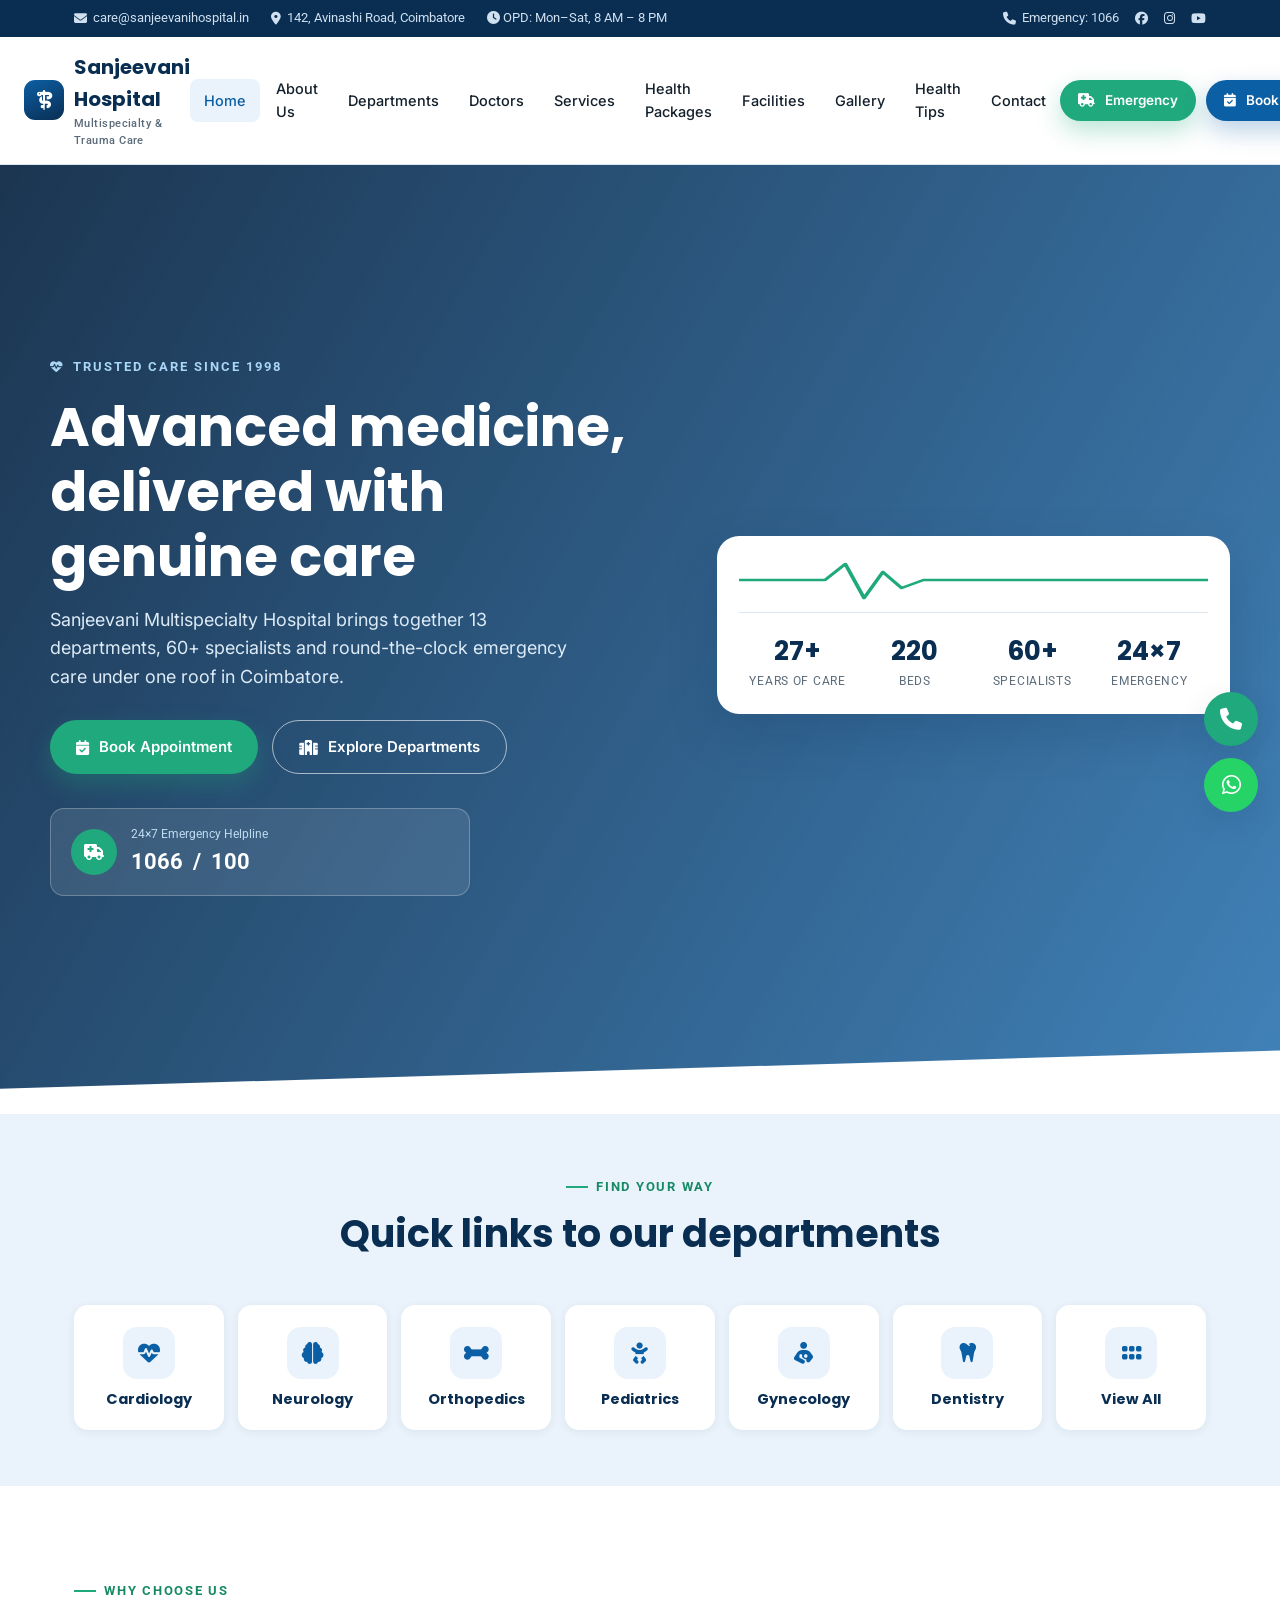
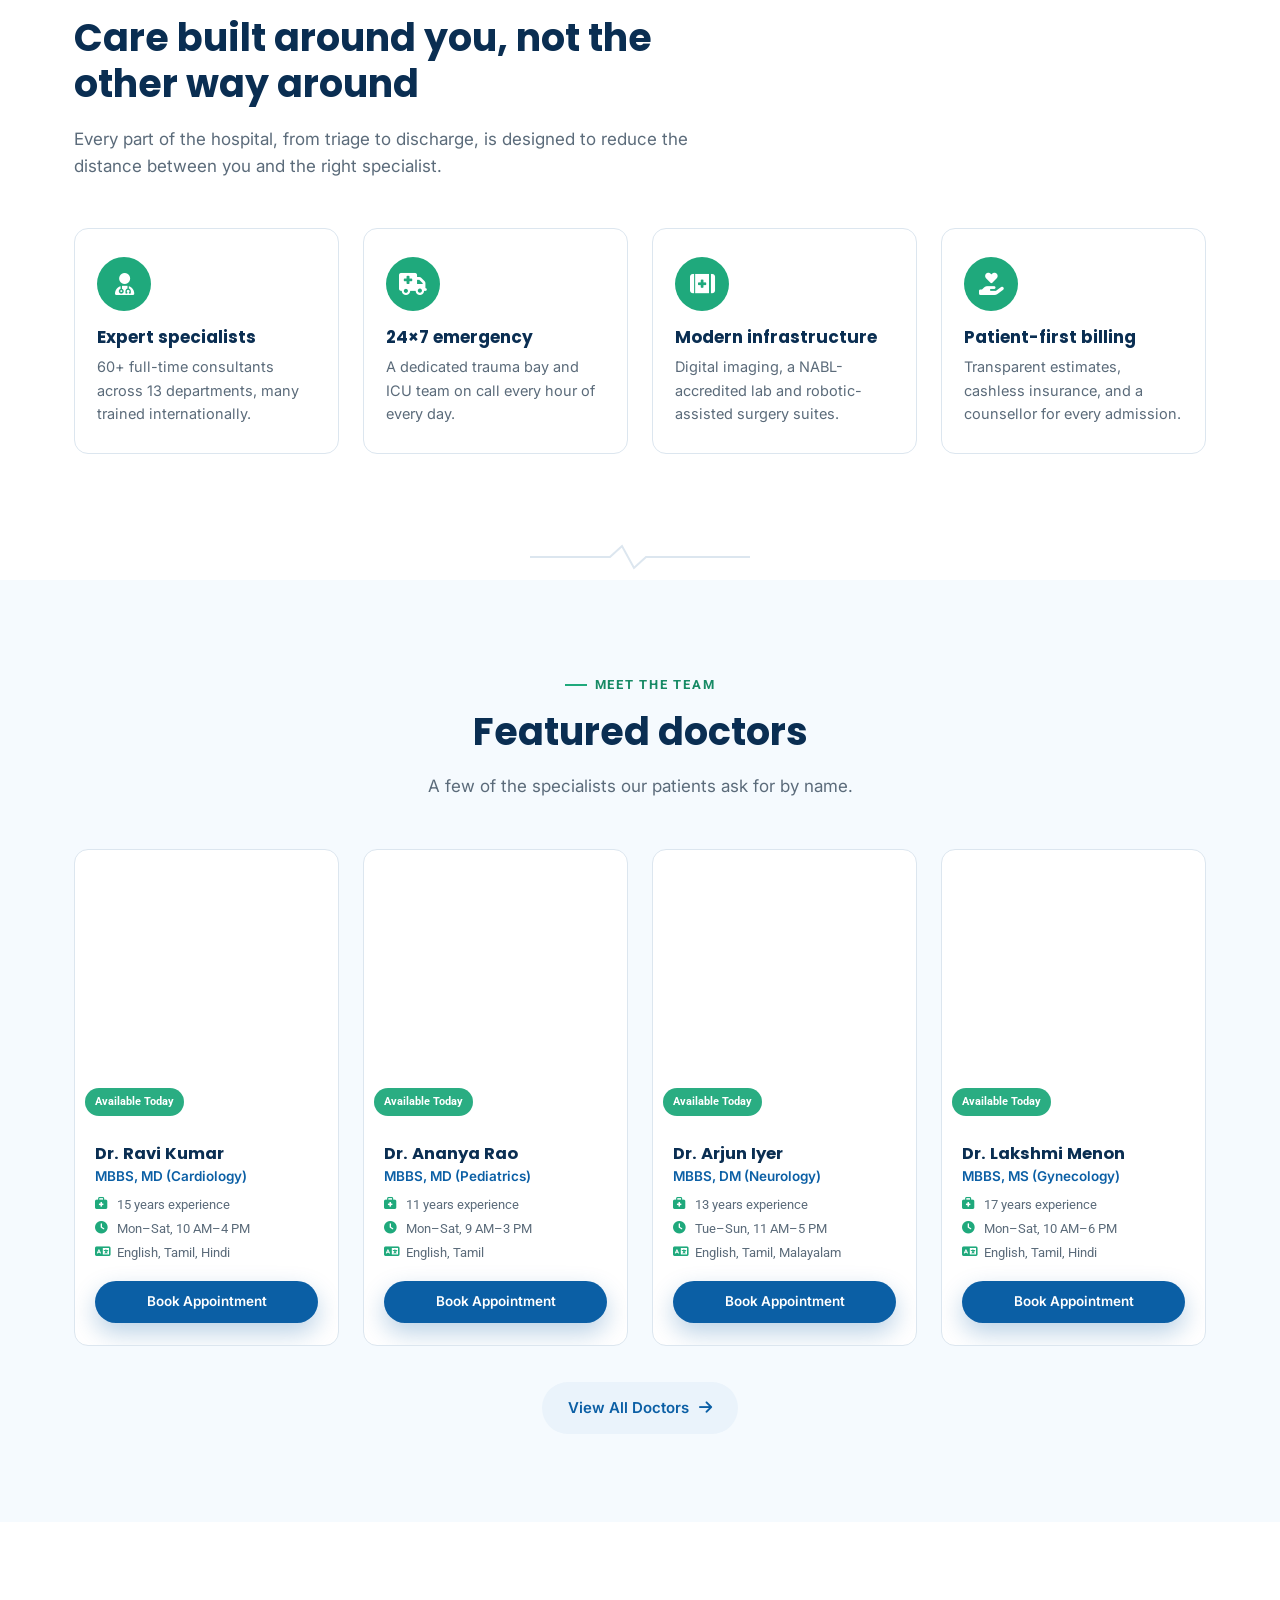
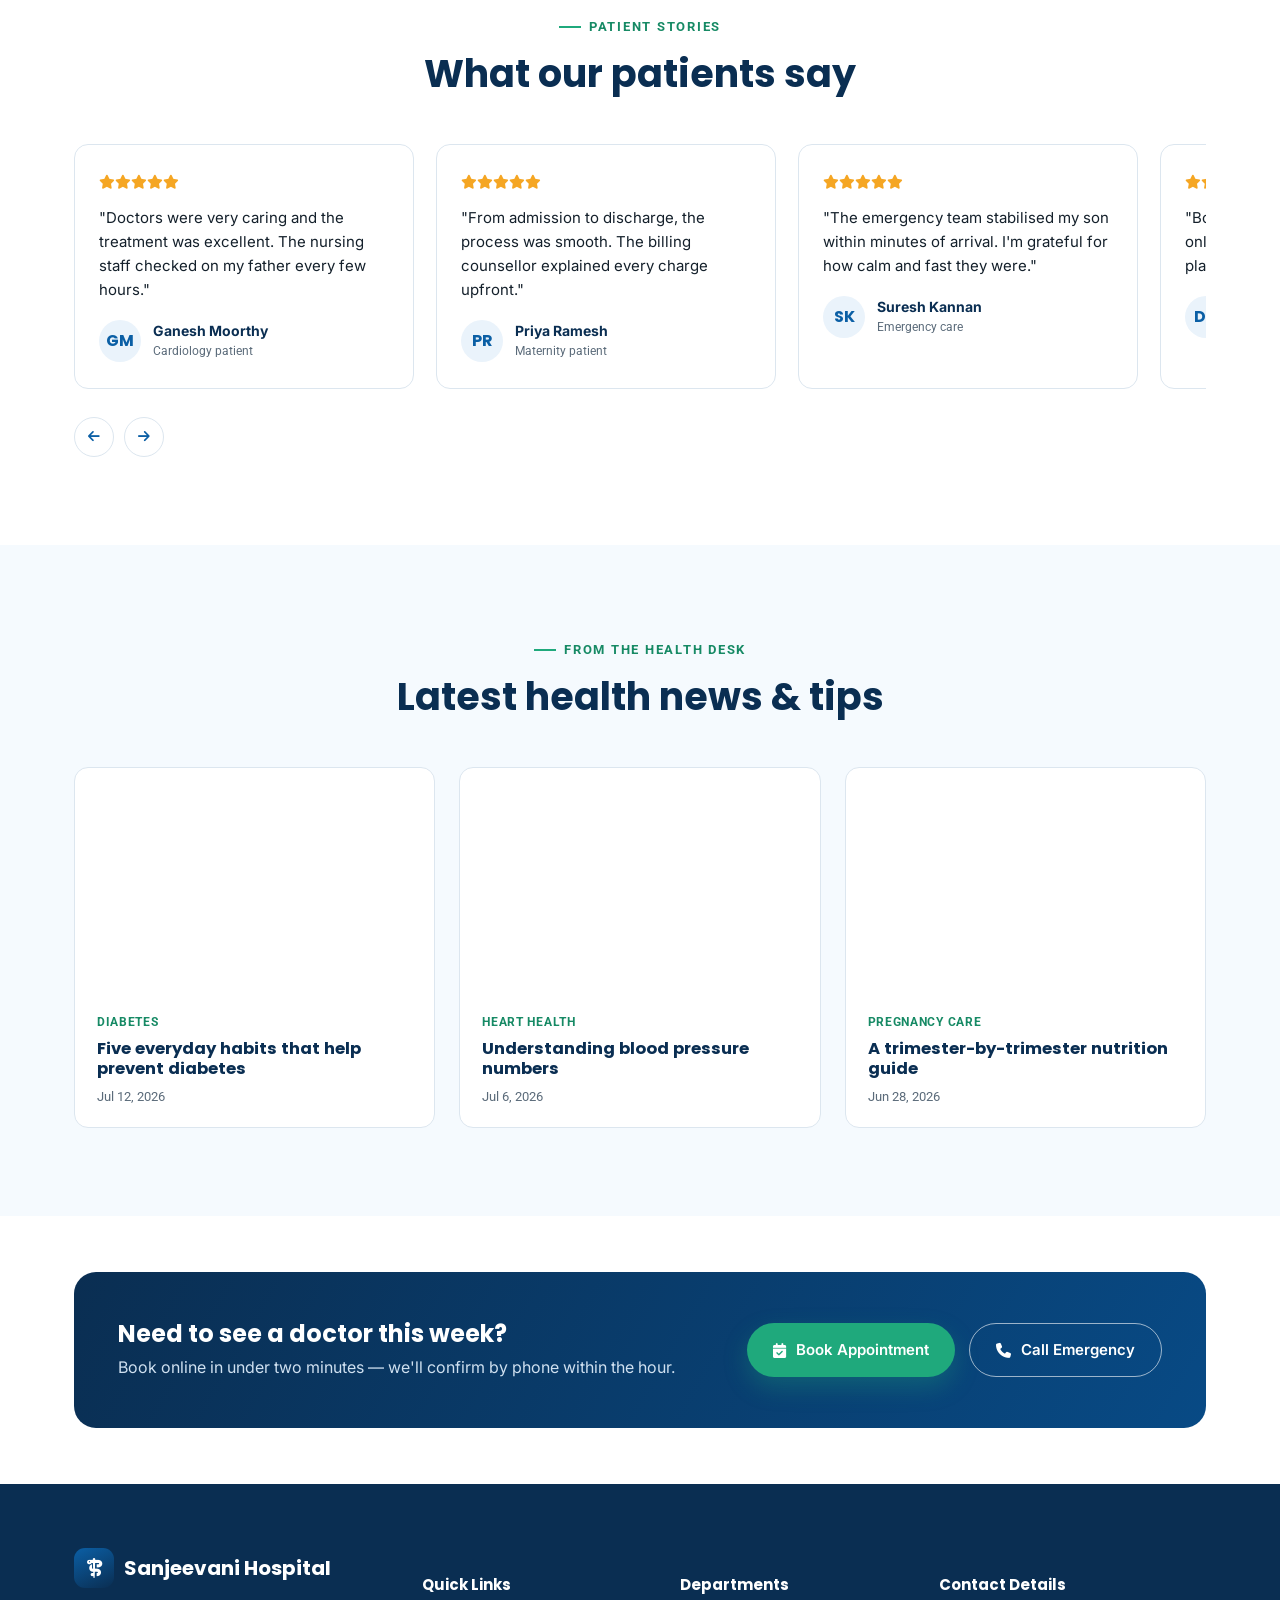
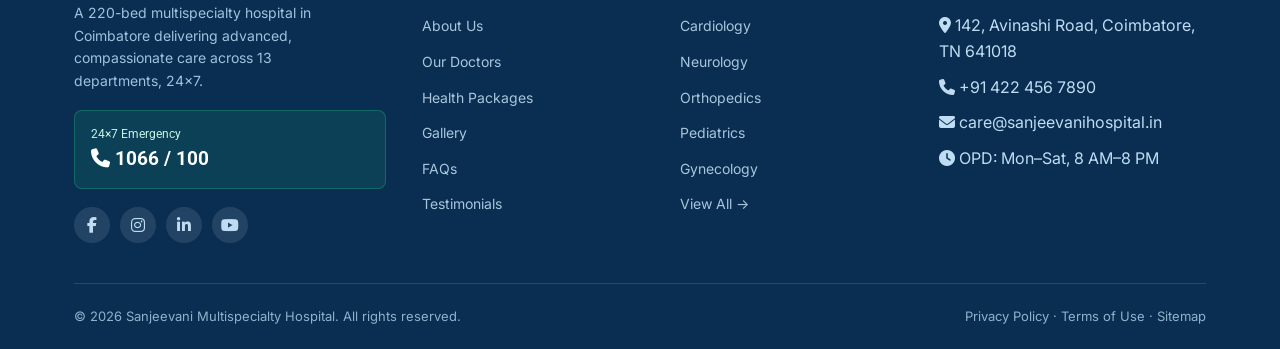
<file: index.html>
<!DOCTYPE html>
<html lang="en">
<head>
<meta charset="UTF-8">
<meta name="viewport" content="width=device-width, initial-scale=1.0">
<title>Home | Sanjeevani Multispecialty Hospital</title>
<meta name="description" content="Sanjeevani Multispecialty Hospital, Coimbatore — 13 departments, 24x7 emergency care, and expert doctors.">
<link rel="icon" href="data:image/svg+xml,<svg xmlns=%22http://www.w3.org/2000/svg%22 viewBox=%220 0 100 100%22><rect width=%22100%22 height=%22100%22 rx=%2222%22 fill=%22%230A2E52%22/><text x=%2250%22 y=%2266%22 font-size=%2255%22 fill=%22%231FA97C%22 text-anchor=%22middle%22 font-family=%22Arial%22>+</text></svg>">
<link rel="preconnect" href="https://fonts.googleapis.com">
<link href="https://fonts.googleapis.com/css2?family=Poppins:wght@500;600;700;800&family=Inter:wght@400;500;600;700&family=Roboto:wght@400;500;700&display=swap" rel="stylesheet">
<link rel="stylesheet" href="https://cdnjs.cloudflare.com/ajax/libs/font-awesome/6.5.1/css/all.min.css">
<link rel="stylesheet" href="./styles.css">
</head>
<body>
<div class="topbar">
  <div class="container">
    <div class="topbar-left">
      <a href="mailto:care@sanjeevanihospital.in"><i class="fa-solid fa-envelope"></i> care@sanjeevanihospital.in</a>
      <a href="contact.html"><i class="fa-solid fa-location-dot"></i> 142, Avinashi Road, Coimbatore</a>
      <span><i class="fa-solid fa-clock"></i> OPD: Mon–Sat, 8 AM – 8 PM</span>
    </div>
    <div class="topbar-right">
      <a href="tel:1066"><i class="fa-solid fa-phone"></i> Emergency: 1066</a>
      <a href="#"><i class="fa-brands fa-facebook"></i></a>
      <a href="#"><i class="fa-brands fa-instagram"></i></a>
      <a href="#"><i class="fa-brands fa-youtube"></i></a>
    </div>
  </div>
</div>
<header class="navbar">
  <div class="nav-inner">
    <a href="index.html" class="brand">
      <span class="brand-mark"><i class="fa-solid fa-staff-snake"></i></span>
      <span>Sanjeevani Hospital<small>Multispecialty &amp; Trauma Care</small></span>
    </a>
    <nav class="nav-links" id="navLinks">
      <a href="index.html">Home</a>
      <a href="about.html">About Us</a>
      <a href="departments.html">Departments</a>
      <a href="doctors.html">Doctors</a>
      <a href="services.html">Services</a>
      <a href="packages.html">Health Packages</a>
      <a href="facilities.html">Facilities</a>
      <a href="gallery.html">Gallery</a>
      <a href="blog.html">Health Tips</a>
      <a href="contact.html">Contact</a>
    </nav>
    <div class="nav-cta">
      <a href="emergency.html" class="btn btn-emergency btn-sm"><i class="fa-solid fa-truck-medical"></i> Emergency</a>
      <a href="appointment.html" class="btn btn-primary btn-sm"><i class="fa-solid fa-calendar-check"></i> <span>Book Appointment</span></a>
      <button class="nav-toggle" aria-label="Toggle menu"><i class="fa-solid fa-bars"></i></button>
    </div>
  </div>
</header>
<main>
<!-- HERO -->
<section class="hero">
  <div class="container hero-inner">
    <div class="hero-grid">
      <div>
        <div class="hero-eyebrow"><i class="fa-solid fa-heart-pulse"></i> Trusted care since 1998</div>
        <h1>Advanced medicine, delivered with genuine care</h1>
        <p class="lead">Sanjeevani Multispecialty Hospital brings together 13 departments, 60+ specialists and round-the-clock emergency care under one roof in Coimbatore.</p>
        <div class="hero-actions">
          <a href="appointment.html" class="btn btn-emergency"><i class="fa-solid fa-calendar-check"></i> Book Appointment</a>
          <a href="departments.html" class="btn btn-outline"><i class="fa-solid fa-hospital"></i> Explore Departments</a>
        </div>
        <div class="hero-emergency">
          <span class="ico"><i class="fa-solid fa-truck-medical"></i></span>
          <div>
            <div style="font-family:var(--ff-data);font-size:12px;color:#bfdcf2;">24×7 Emergency Helpline</div>
            <div class="num">1066 &nbsp;/&nbsp; 100</div>
          </div>
        </div>
      </div>
      <div class="hero-visual">
        <div class="hero-card">
          <svg class="vitals-line" viewBox="0 0 300 44" preserveAspectRatio="none"><path d="M0 22 L55 22 L68 6 L80 40 L92 14 L104 30 L118 22 L300 22"/></svg>
          <div class="stat-row" style="border-top:1px solid var(--line);">
            <div class="stat"><div class="num" style="color:var(--navy);">27+</div><div class="label" style="color:var(--slate);">Years of care</div></div>
            <div class="stat"><div class="num" style="color:var(--navy);">220</div><div class="label" style="color:var(--slate);">Beds</div></div>
            <div class="stat"><div class="num" style="color:var(--navy);">60+</div><div class="label" style="color:var(--slate);">Specialists</div></div>
            <div class="stat"><div class="num" style="color:var(--navy);">24×7</div><div class="label" style="color:var(--slate);">Emergency</div></div>
          </div>
        </div>
      </div>
    </div>
  </div>
</section>

<!-- QUICK LINKS -->
<section class="quicklinks section-tight">
  <div class="container">
    <div class="section-head center">
      <div class="eyebrow">Find your way</div>
      <h2>Quick links to our departments</h2>
    </div>
    <div class="quick-grid">
      <a class="quick-card" href="departments.html#cardiology"><span class="ic"><i class="fa-solid fa-heart-pulse"></i></span><h4>Cardiology</h4></a>
      <a class="quick-card" href="departments.html#neurology"><span class="ic"><i class="fa-solid fa-brain"></i></span><h4>Neurology</h4></a>
      <a class="quick-card" href="departments.html#orthopedics"><span class="ic"><i class="fa-solid fa-bone"></i></span><h4>Orthopedics</h4></a>
      <a class="quick-card" href="departments.html#pediatrics"><span class="ic"><i class="fa-solid fa-baby"></i></span><h4>Pediatrics</h4></a>
      <a class="quick-card" href="departments.html#gynecology"><span class="ic"><i class="fa-solid fa-person-breastfeeding"></i></span><h4>Gynecology</h4></a>
      <a class="quick-card" href="departments.html#dentistry"><span class="ic"><i class="fa-solid fa-tooth"></i></span><h4>Dentistry</h4></a>
      <a class="quick-card" href="departments.html"><span class="ic"><i class="fa-solid fa-grip"></i></span><h4>View All</h4></a>
    </div>
  </div>
</section>

<!-- WHY CHOOSE US -->
<section>
  <div class="container">
    <div class="section-head">
      <div class="eyebrow">Why choose us</div>
      <h2>Care built around you, not the other way around</h2>
      <p>Every part of the hospital, from triage to discharge, is designed to reduce the distance between you and the right specialist.</p>
    </div>
    <div class="why-grid">
      <div class="why-card"><span class="ic"><i class="fa-solid fa-user-doctor"></i></span><h4>Expert specialists</h4><p>60+ full-time consultants across 13 departments, many trained internationally.</p></div>
      <div class="why-card"><span class="ic"><i class="fa-solid fa-truck-medical"></i></span><h4>24×7 emergency</h4><p>A dedicated trauma bay and ICU team on call every hour of every day.</p></div>
      <div class="why-card"><span class="ic"><i class="fa-solid fa-kit-medical"></i></span><h4>Modern infrastructure</h4><p>Digital imaging, a NABL-accredited lab and robotic-assisted surgery suites.</p></div>
      <div class="why-card"><span class="ic"><i class="fa-solid fa-hand-holding-heart"></i></span><h4>Patient-first billing</h4><p>Transparent estimates, cashless insurance, and a counsellor for every admission.</p></div>
    </div>
  </div>
</section>

<div class="divider"><svg viewBox="0 0 220 30"><path d="M0 15 L80 15 L92 4 L104 26 L116 15 L220 15"/></svg></div>

<!-- FEATURED DOCTORS -->
<section style="background:var(--blue-tint-2);">
  <div class="container">
    <div class="section-head center">
      <div class="eyebrow">Meet the team</div>
      <h2>Featured doctors</h2>
      <p>A few of the specialists our patients ask for by name.</p>
    </div>
    <div class="doctor-grid">
      <div class="doctor-card">
        <div class="doctor-photo" style="background-image:url('https://images.unsplash.com/photo-1622253692010-333f2da6031d?auto=format&fit=crop&w=500&q=70');"><span class="avail">Available Today</span></div>
        <div class="doctor-body">
          <h4>Dr. Ravi Kumar</h4>
          <div class="doctor-spec">MBBS, MD (Cardiology)</div>
          <div class="doctor-meta"><i class="fa-solid fa-briefcase-medical"></i> 15 years experience</div>
          <div class="doctor-meta"><i class="fa-solid fa-clock"></i> Mon–Sat, 10 AM–4 PM</div>
          <div class="doctor-meta"><i class="fa-solid fa-language"></i> English, Tamil, Hindi</div>
          <a href="appointment.html" class="btn btn-primary btn-sm btn-block" style="margin-top:14px;">Book Appointment</a>
        </div>
      </div>
      <div class="doctor-card">
        <div class="doctor-photo" style="background-image:url('https://images.unsplash.com/photo-1559839734-2b71ea197ec2?auto=format&fit=crop&w=500&q=70');"><span class="avail">Available Today</span></div>
        <div class="doctor-body">
          <h4>Dr. Ananya Rao</h4>
          <div class="doctor-spec">MBBS, MD (Pediatrics)</div>
          <div class="doctor-meta"><i class="fa-solid fa-briefcase-medical"></i> 11 years experience</div>
          <div class="doctor-meta"><i class="fa-solid fa-clock"></i> Mon–Sat, 9 AM–3 PM</div>
          <div class="doctor-meta"><i class="fa-solid fa-language"></i> English, Tamil</div>
          <a href="appointment.html" class="btn btn-primary btn-sm btn-block" style="margin-top:14px;">Book Appointment</a>
        </div>
      </div>
      <div class="doctor-card">
        <div class="doctor-photo" style="background-image:url('https://images.unsplash.com/photo-1537368910025-700350fe46c7?auto=format&fit=crop&w=500&q=70');"><span class="avail">Available Today</span></div>
        <div class="doctor-body">
          <h4>Dr. Arjun Iyer</h4>
          <div class="doctor-spec">MBBS, DM (Neurology)</div>
          <div class="doctor-meta"><i class="fa-solid fa-briefcase-medical"></i> 13 years experience</div>
          <div class="doctor-meta"><i class="fa-solid fa-clock"></i> Tue–Sun, 11 AM–5 PM</div>
          <div class="doctor-meta"><i class="fa-solid fa-language"></i> English, Tamil, Malayalam</div>
          <a href="appointment.html" class="btn btn-primary btn-sm btn-block" style="margin-top:14px;">Book Appointment</a>
        </div>
      </div>
      <div class="doctor-card">
        <div class="doctor-photo" style="background-image:url('https://images.unsplash.com/photo-1594824476967-48c8b964273f?auto=format&fit=crop&w=500&q=70');"><span class="avail">Available Today</span></div>
        <div class="doctor-body">
          <h4>Dr. Lakshmi Menon</h4>
          <div class="doctor-spec">MBBS, MS (Gynecology)</div>
          <div class="doctor-meta"><i class="fa-solid fa-briefcase-medical"></i> 17 years experience</div>
          <div class="doctor-meta"><i class="fa-solid fa-clock"></i> Mon–Sat, 10 AM–6 PM</div>
          <div class="doctor-meta"><i class="fa-solid fa-language"></i> English, Tamil, Hindi</div>
          <a href="appointment.html" class="btn btn-primary btn-sm btn-block" style="margin-top:14px;">Book Appointment</a>
        </div>
      </div>
    </div>
    <div style="text-align:center;margin-top:36px;">
      <a href="doctors.html" class="btn btn-ghost">View All Doctors <i class="fa-solid fa-arrow-right"></i></a>
    </div>
  </div>
</section>

<!-- TESTIMONIALS -->
<section>
  <div class="container">
    <div class="section-head center">
      <div class="eyebrow">Patient stories</div>
      <h2>What our patients say</h2>
    </div>
    <div class="testi-track">
      <div class="testi-card">
        <div class="testi-stars"><i class="fa-solid fa-star"></i><i class="fa-solid fa-star"></i><i class="fa-solid fa-star"></i><i class="fa-solid fa-star"></i><i class="fa-solid fa-star"></i></div>
        <p class="testi-quote">"Doctors were very caring and the treatment was excellent. The nursing staff checked on my father every few hours."</p>
        <div class="testi-person"><div class="testi-avatar">GM</div><div><div class="testi-name">Ganesh Moorthy</div><div class="testi-role">Cardiology patient</div></div></div>
      </div>
      <div class="testi-card">
        <div class="testi-stars"><i class="fa-solid fa-star"></i><i class="fa-solid fa-star"></i><i class="fa-solid fa-star"></i><i class="fa-solid fa-star"></i><i class="fa-solid fa-star"></i></div>
        <p class="testi-quote">"From admission to discharge, the process was smooth. The billing counsellor explained every charge upfront."</p>
        <div class="testi-person"><div class="testi-avatar">PR</div><div><div class="testi-name">Priya Ramesh</div><div class="testi-role">Maternity patient</div></div></div>
      </div>
      <div class="testi-card">
        <div class="testi-stars"><i class="fa-solid fa-star"></i><i class="fa-solid fa-star"></i><i class="fa-solid fa-star"></i><i class="fa-solid fa-star"></i><i class="fa-solid fa-star"></i></div>
        <p class="testi-quote">"The emergency team stabilised my son within minutes of arrival. I'm grateful for how calm and fast they were."</p>
        <div class="testi-person"><div class="testi-avatar">SK</div><div><div class="testi-name">Suresh Kannan</div><div class="testi-role">Emergency care</div></div></div>
      </div>
      <div class="testi-card">
        <div class="testi-stars"><i class="fa-solid fa-star"></i><i class="fa-solid fa-star"></i><i class="fa-solid fa-star"></i><i class="fa-solid fa-star"></i><i class="fa-solid fa-star"></i></div>
        <p class="testi-quote">"Booked my mother's knee surgery online and the physiotherapy follow-up plan has made recovery much easier."</p>
        <div class="testi-person"><div class="testi-avatar">DV</div><div><div class="testi-name">Divya Venkat</div><div class="testi-role">Orthopedics patient</div></div></div>
      </div>
    </div>
    <div class="slider-controls">
      <button data-testi="prev" aria-label="Previous"><i class="fa-solid fa-arrow-left"></i></button>
      <button data-testi="next" aria-label="Next"><i class="fa-solid fa-arrow-right"></i></button>
    </div>
  </div>
</section>

<!-- LATEST HEALTH NEWS -->
<section style="background:var(--blue-tint-2);">
  <div class="container">
    <div class="section-head center">
      <div class="eyebrow">From the health desk</div>
      <h2>Latest health news &amp; tips</h2>
    </div>
    <div class="news-grid">
      <a class="news-card" href="blog.html">
        <div class="news-thumb" style="background-image:url('https://images.unsplash.com/photo-1544367567-0f2fcb009e0b?auto=format&fit=crop&w=500&q=70');"></div>
        <div class="news-body"><div class="news-tag">Diabetes</div><h4>Five everyday habits that help prevent diabetes</h4><div class="news-date">Jul 12, 2026</div></div>
      </a>
      <a class="news-card" href="blog.html">
        <div class="news-thumb" style="background-image:url('https://images.unsplash.com/photo-1576091160399-112ba8d25d1d?auto=format&fit=crop&w=500&q=70');"></div>
        <div class="news-body"><div class="news-tag">Heart Health</div><h4>Understanding blood pressure numbers</h4><div class="news-date">Jul 6, 2026</div></div>
      </a>
      <a class="news-card" href="blog.html">
        <div class="news-thumb" style="background-image:url('https://images.unsplash.com/photo-1519494026892-80bbd2d6fd0d?auto=format&fit=crop&w=500&q=70');"></div>
        <div class="news-body"><div class="news-tag">Pregnancy Care</div><h4>A trimester-by-trimester nutrition guide</h4><div class="news-date">Jun 28, 2026</div></div>
      </a>
    </div>
  </div>
</section>

<!-- CTA -->
<section class="section-tight">
  <div class="container">
    <div class="cta-band">
      <div>
        <h3>Need to see a doctor this week?</h3>
        <p>Book online in under two minutes — we'll confirm by phone within the hour.</p>
      </div>
      <div class="cta-actions">
        <a href="appointment.html" class="btn btn-emergency"><i class="fa-solid fa-calendar-check"></i> Book Appointment</a>
        <a href="tel:1066" class="btn btn-outline"><i class="fa-solid fa-phone"></i> Call Emergency</a>
      </div>
    </div>
  </div>
</section>
</main>
<footer>
  <div class="container">
    <div class="footer-grid">
      <div class="footer-brand">
        <a href="index.html" class="brand">
          <span class="brand-mark"><i class="fa-solid fa-staff-snake"></i></span>
          <span>Sanjeevani Hospital</span>
        </a>
        <p>A 220-bed multispecialty hospital in Coimbatore delivering advanced, compassionate care across 13 departments, 24×7.</p>
        <div class="footer-emg">
          <div style="font-family:var(--ff-data);font-size:12px;color:#c9f4e4;">24×7 Emergency</div>
          <div class="num"><i class="fa-solid fa-phone"></i> 1066 / 100</div>
        </div>
        <div class="social-row">
          <a href="#"><i class="fa-brands fa-facebook-f"></i></a>
          <a href="#"><i class="fa-brands fa-instagram"></i></a>
          <a href="#"><i class="fa-brands fa-linkedin-in"></i></a>
          <a href="#"><i class="fa-brands fa-youtube"></i></a>
        </div>
      </div>
      <div class="footer-col">
        <h5>Quick Links</h5>
        <ul>
          <li><a href="about.html">About Us</a></li>
          <li><a href="doctors.html">Our Doctors</a></li>
          <li><a href="packages.html">Health Packages</a></li>
          <li><a href="gallery.html">Gallery</a></li>
          <li><a href="faq.html">FAQs</a></li>
          <li><a href="testimonials.html">Testimonials</a></li>
        </ul>
      </div>
      <div class="footer-col">
        <h5>Departments</h5>
        <ul>
          <li><a href="departments.html">Cardiology</a></li>
          <li><a href="departments.html">Neurology</a></li>
          <li><a href="departments.html">Orthopedics</a></li>
          <li><a href="departments.html">Pediatrics</a></li>
          <li><a href="departments.html">Gynecology</a></li>
          <li><a href="departments.html">View All →</a></li>
        </ul>
      </div>
      <div class="footer-col">
        <h5>Contact Details</h5>
        <ul>
          <li><i class="fa-solid fa-location-dot"></i> 142, Avinashi Road, Coimbatore, TN 641018</li>
          <li><i class="fa-solid fa-phone"></i> +91 422 456 7890</li>
          <li><i class="fa-solid fa-envelope"></i> care@sanjeevanihospital.in</li>
          <li><i class="fa-solid fa-clock"></i> OPD: Mon–Sat, 8 AM–8 PM</li>
        </ul>
      </div>
    </div>
    <div class="footer-bottom">
      <span>© <span class="cur-year">2026</span> Sanjeevani Multispecialty Hospital. All rights reserved.</span>
      <span><a href="#">Privacy Policy</a> · <a href="#">Terms of Use</a> · <a href="contact.html">Sitemap</a></span>
    </div>
  </div>
</footer>

<div class="float-stack">
  <a href="tel:1066" class="float-btn float-call" aria-label="Emergency call"><i class="fa-solid fa-phone"></i></a>
  <a href="https://wa.me/914224567890" class="float-btn float-wa" aria-label="Chat on WhatsApp" target="_blank" rel="noopener"><i class="fa-brands fa-whatsapp"></i></a>
  <button class="float-btn float-top" aria-label="Back to top"><i class="fa-solid fa-arrow-up"></i></button>
</div>

<script src="./script.js"></script>
</body></html>
</file>
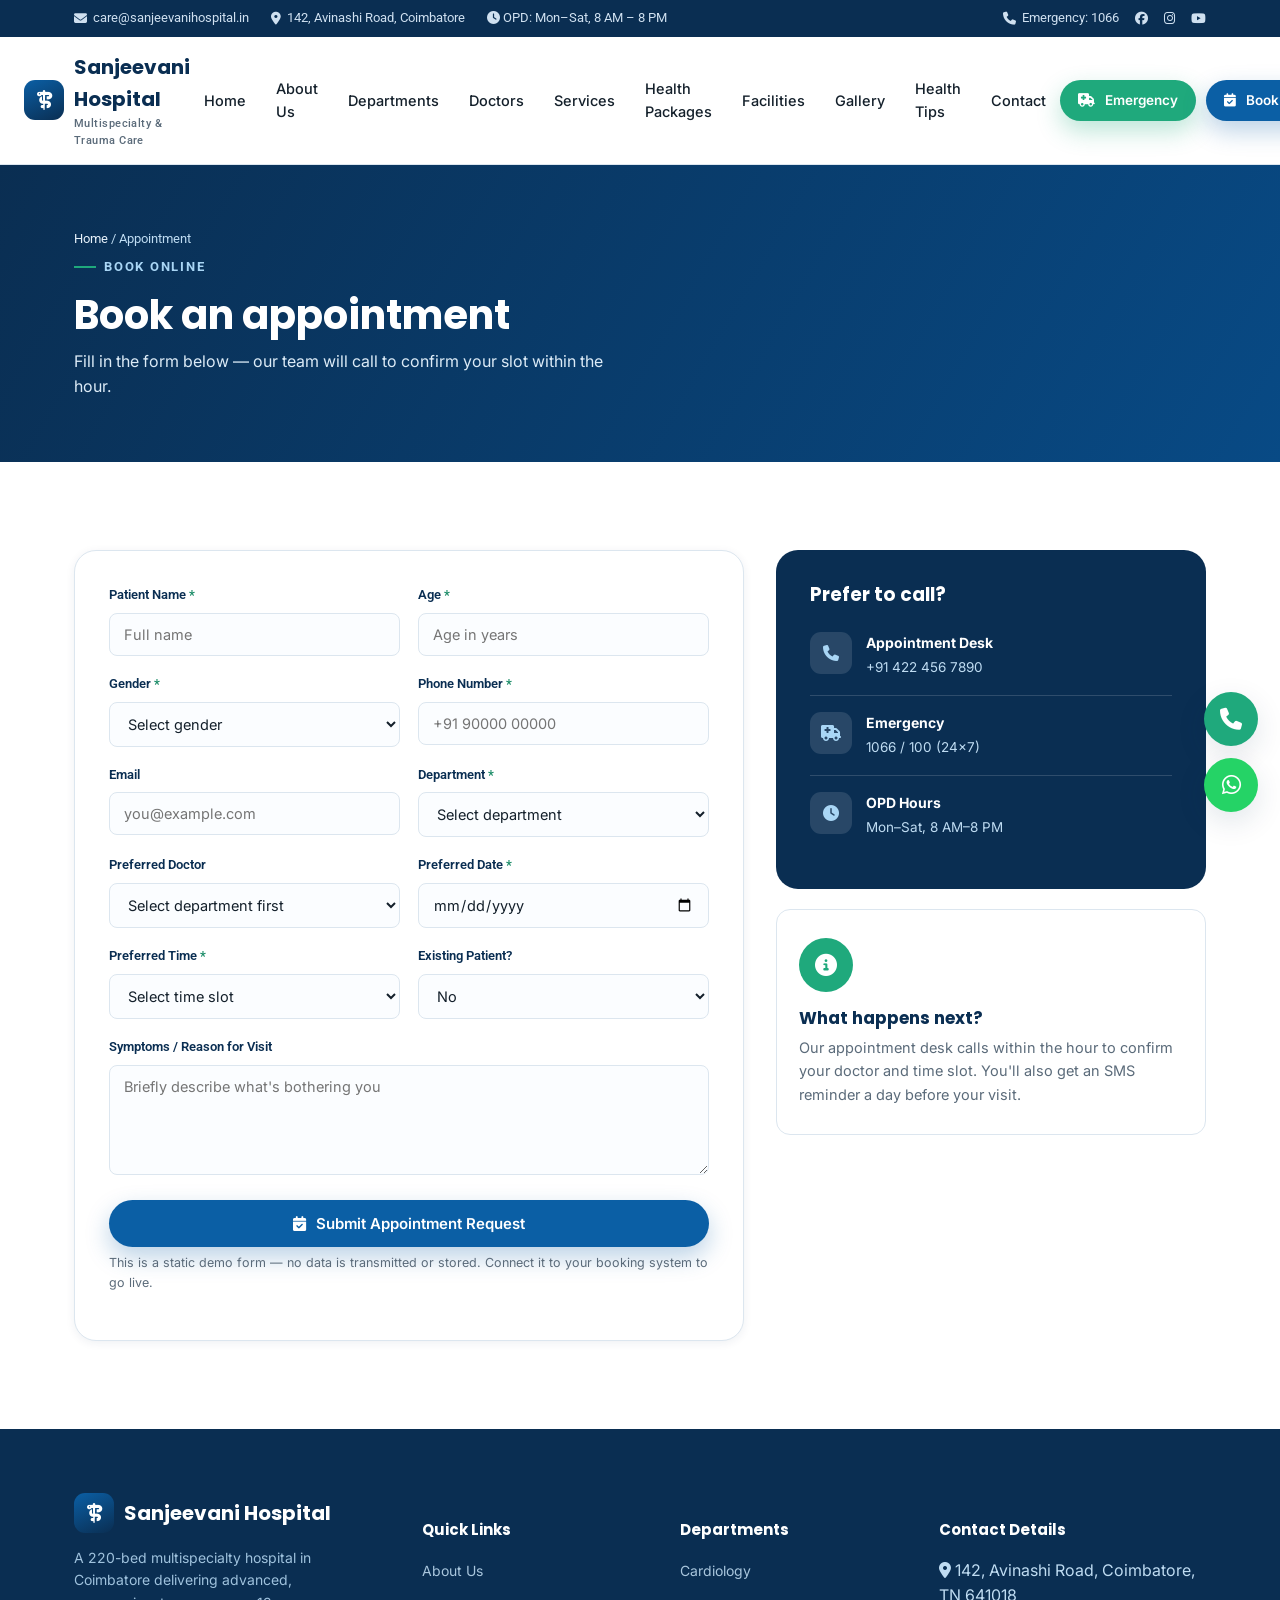
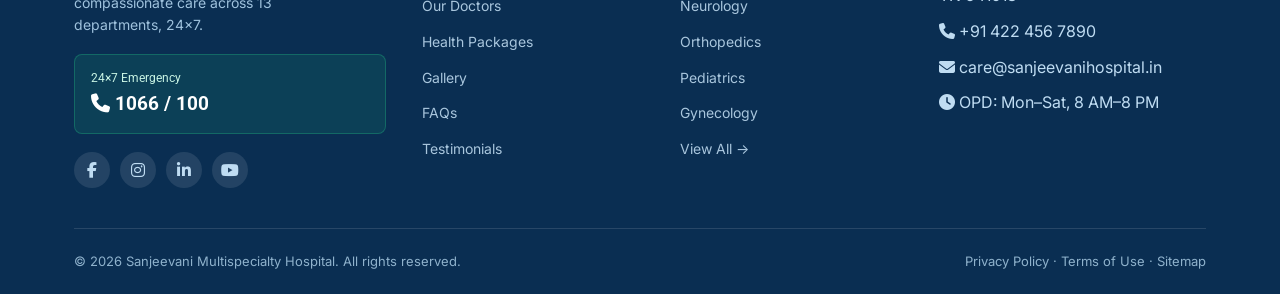
<file: appointment.html>
<!DOCTYPE html>
<html lang="en">
<head>
<meta charset="UTF-8">
<meta name="viewport" content="width=device-width, initial-scale=1.0">
<title>Book Appointment | Sanjeevani Multispecialty Hospital</title>
<meta name="description" content="Book an appointment online at Sanjeevani Hospital.">
<link rel="icon" href="data:image/svg+xml,<svg xmlns=%22http://www.w3.org/2000/svg%22 viewBox=%220 0 100 100%22><rect width=%22100%22 height=%22100%22 rx=%2222%22 fill=%22%230A2E52%22/><text x=%2250%22 y=%2266%22 font-size=%2255%22 fill=%22%231FA97C%22 text-anchor=%22middle%22 font-family=%22Arial%22>+</text></svg>">
<link rel="preconnect" href="https://fonts.googleapis.com">
<link href="https://fonts.googleapis.com/css2?family=Poppins:wght@500;600;700;800&family=Inter:wght@400;500;600;700&family=Roboto:wght@400;500;700&display=swap" rel="stylesheet">
<link rel="stylesheet" href="https://cdnjs.cloudflare.com/ajax/libs/font-awesome/6.5.1/css/all.min.css">
<link rel="stylesheet" href="./styles.css">
</head>
<body>
<div class="topbar">
  <div class="container">
    <div class="topbar-left">
      <a href="mailto:care@sanjeevanihospital.in"><i class="fa-solid fa-envelope"></i> care@sanjeevanihospital.in</a>
      <a href="contact.html"><i class="fa-solid fa-location-dot"></i> 142, Avinashi Road, Coimbatore</a>
      <span><i class="fa-solid fa-clock"></i> OPD: Mon–Sat, 8 AM – 8 PM</span>
    </div>
    <div class="topbar-right">
      <a href="tel:1066"><i class="fa-solid fa-phone"></i> Emergency: 1066</a>
      <a href="#"><i class="fa-brands fa-facebook"></i></a>
      <a href="#"><i class="fa-brands fa-instagram"></i></a>
      <a href="#"><i class="fa-brands fa-youtube"></i></a>
    </div>
  </div>
</div>
<header class="navbar">
  <div class="nav-inner">
    <a href="index.html" class="brand">
      <span class="brand-mark"><i class="fa-solid fa-staff-snake"></i></span>
      <span>Sanjeevani Hospital<small>Multispecialty &amp; Trauma Care</small></span>
    </a>
    <nav class="nav-links" id="navLinks">
      <a href="index.html">Home</a>
      <a href="about.html">About Us</a>
      <a href="departments.html">Departments</a>
      <a href="doctors.html">Doctors</a>
      <a href="services.html">Services</a>
      <a href="packages.html">Health Packages</a>
      <a href="facilities.html">Facilities</a>
      <a href="gallery.html">Gallery</a>
      <a href="blog.html">Health Tips</a>
      <a href="contact.html">Contact</a>
    </nav>
    <div class="nav-cta">
      <a href="emergency.html" class="btn btn-emergency btn-sm"><i class="fa-solid fa-truck-medical"></i> Emergency</a>
      <a href="appointment.html" class="btn btn-primary btn-sm"><i class="fa-solid fa-calendar-check"></i> <span>Book Appointment</span></a>
      <button class="nav-toggle" aria-label="Toggle menu"><i class="fa-solid fa-bars"></i></button>
    </div>
  </div>
</header>
<main>
<section class="page-header">
  <div class="container">
    <div class="breadcrumb"><a href="index.html">Home</a> / Appointment</div>
    <div class="eyebrow">Book online</div>
    <h1>Book an appointment</h1>
    <p style="color:#dcebf7;max-width:560px;">Fill in the form below — our team will call to confirm your slot within the hour.</p>
  </div>
</section>

<section>
  <div class="container">
    <div style="display:grid;grid-template-columns:1.4fr .9fr;gap:32px;align-items:flex-start;">
      <div class="form-card">
        <div class="form-success" id="appointmentSuccess"><i class="fa-solid fa-circle-check" style="font-size:20px;"></i> Thank you — your request has been received. We'll call you shortly to confirm.</div>
        <form id="appointmentForm" novalidate>
          <div class="form-row">
            <div class="field"><label>Patient Name <span class="req">*</span></label><input type="text" name="name" required placeholder="Full name"></div>
            <div class="field"><label>Age <span class="req">*</span></label><input type="number" name="age" min="0" max="120" required placeholder="Age in years"></div>
          </div>
          <div class="form-row">
            <div class="field"><label>Gender <span class="req">*</span></label>
              <select name="gender" required>
                <option value="">Select gender</option>
                <option>Male</option><option>Female</option><option>Other</option>
              </select>
            </div>
            <div class="field"><label>Phone Number <span class="req">*</span></label><input type="tel" name="phone" required pattern="[0-9+ ]{7,15}" placeholder="+91 90000 00000"></div>
          </div>
          <div class="form-row">
            <div class="field"><label>Email</label><input type="email" name="email" placeholder="you@example.com"></div>
            <div class="field"><label>Department <span class="req">*</span></label>
              <select name="department" id="apDept" required>
                <option value="">Select department</option>
                <option value="general">General Medicine</option>
                <option value="cardiology">Cardiology</option>
                <option value="neurology">Neurology</option>
                <option value="orthopedics">Orthopedics</option>
                <option value="pediatrics">Pediatrics</option>
                <option value="gynecology">Gynecology</option>
                <option value="dermatology">Dermatology</option>
                <option value="dentistry">Dentistry</option>
                <option value="ent">ENT</option>
                <option value="ophthalmology">Ophthalmology</option>
                <option value="urology">Urology</option>
                <option value="physiotherapy">Physiotherapy</option>
              </select>
            </div>
          </div>
          <div class="form-row">
            <div class="field"><label>Preferred Doctor</label>
              <select name="doctor" id="apDoctor"><option value="">Select department first</option></select>
            </div>
            <div class="field"><label>Preferred Date <span class="req">*</span></label><input type="date" name="date" required></div>
          </div>
          <div class="form-row">
            <div class="field"><label>Preferred Time <span class="req">*</span></label>
              <select name="time" required>
                <option value="">Select time slot</option>
                <option>9:00 AM – 11:00 AM</option>
                <option>11:00 AM – 1:00 PM</option>
                <option>2:00 PM – 4:00 PM</option>
                <option>4:00 PM – 6:00 PM</option>
              </select>
            </div>
            <div class="field"><label>Existing Patient?</label>
              <select name="existing"><option>No</option><option>Yes</option></select>
            </div>
          </div>
          <div class="form-row single">
            <div class="field"><label>Symptoms / Reason for Visit</label><textarea name="symptoms" placeholder="Briefly describe what's bothering you"></textarea></div>
          </div>
          <button type="submit" class="btn btn-primary btn-block"><i class="fa-solid fa-calendar-check"></i> Submit Appointment Request</button>
          <p class="form-note">This is a static demo form — no data is transmitted or stored. Connect it to your booking system to go live.</p>
        </form>
      </div>

      <div>
        <div class="contact-info-card" style="margin-bottom:20px;">
          <h3>Prefer to call?</h3>
          <div class="contact-item"><span class="ic"><i class="fa-solid fa-phone"></i></span><div><h5>Appointment Desk</h5><p>+91 422 456 7890</p></div></div>
          <div class="contact-item"><span class="ic"><i class="fa-solid fa-truck-medical"></i></span><div><h5>Emergency</h5><p>1066 / 100 (24×7)</p></div></div>
          <div class="contact-item"><span class="ic"><i class="fa-solid fa-clock"></i></span><div><h5>OPD Hours</h5><p>Mon–Sat, 8 AM–8 PM</p></div></div>
        </div>
        <div class="why-card">
          <span class="ic"><i class="fa-solid fa-circle-info"></i></span>
          <h4>What happens next?</h4>
          <p>Our appointment desk calls within the hour to confirm your doctor and time slot. You'll also get an SMS reminder a day before your visit.</p>
        </div>
      </div>
    </div>
  </div>
</section>
</main>
<footer>
  <div class="container">
    <div class="footer-grid">
      <div class="footer-brand">
        <a href="index.html" class="brand">
          <span class="brand-mark"><i class="fa-solid fa-staff-snake"></i></span>
          <span>Sanjeevani Hospital</span>
        </a>
        <p>A 220-bed multispecialty hospital in Coimbatore delivering advanced, compassionate care across 13 departments, 24×7.</p>
        <div class="footer-emg">
          <div style="font-family:var(--ff-data);font-size:12px;color:#c9f4e4;">24×7 Emergency</div>
          <div class="num"><i class="fa-solid fa-phone"></i> 1066 / 100</div>
        </div>
        <div class="social-row">
          <a href="#"><i class="fa-brands fa-facebook-f"></i></a>
          <a href="#"><i class="fa-brands fa-instagram"></i></a>
          <a href="#"><i class="fa-brands fa-linkedin-in"></i></a>
          <a href="#"><i class="fa-brands fa-youtube"></i></a>
        </div>
      </div>
      <div class="footer-col">
        <h5>Quick Links</h5>
        <ul>
          <li><a href="about.html">About Us</a></li>
          <li><a href="doctors.html">Our Doctors</a></li>
          <li><a href="packages.html">Health Packages</a></li>
          <li><a href="gallery.html">Gallery</a></li>
          <li><a href="faq.html">FAQs</a></li>
          <li><a href="testimonials.html">Testimonials</a></li>
        </ul>
      </div>
      <div class="footer-col">
        <h5>Departments</h5>
        <ul>
          <li><a href="departments.html">Cardiology</a></li>
          <li><a href="departments.html">Neurology</a></li>
          <li><a href="departments.html">Orthopedics</a></li>
          <li><a href="departments.html">Pediatrics</a></li>
          <li><a href="departments.html">Gynecology</a></li>
          <li><a href="departments.html">View All →</a></li>
        </ul>
      </div>
      <div class="footer-col">
        <h5>Contact Details</h5>
        <ul>
          <li><i class="fa-solid fa-location-dot"></i> 142, Avinashi Road, Coimbatore, TN 641018</li>
          <li><i class="fa-solid fa-phone"></i> +91 422 456 7890</li>
          <li><i class="fa-solid fa-envelope"></i> care@sanjeevanihospital.in</li>
          <li><i class="fa-solid fa-clock"></i> OPD: Mon–Sat, 8 AM–8 PM</li>
        </ul>
      </div>
    </div>
    <div class="footer-bottom">
      <span>© <span class="cur-year">2026</span> Sanjeevani Multispecialty Hospital. All rights reserved.</span>
      <span><a href="#">Privacy Policy</a> · <a href="#">Terms of Use</a> · <a href="contact.html">Sitemap</a></span>
    </div>
  </div>
</footer>

<div class="float-stack">
  <a href="tel:1066" class="float-btn float-call" aria-label="Emergency call"><i class="fa-solid fa-phone"></i></a>
  <a href="https://wa.me/914224567890" class="float-btn float-wa" aria-label="Chat on WhatsApp" target="_blank" rel="noopener"><i class="fa-brands fa-whatsapp"></i></a>
  <button class="float-btn float-top" aria-label="Back to top"><i class="fa-solid fa-arrow-up"></i></button>
</div>

<script src="./script.js"></script>
</body></html>
</file>
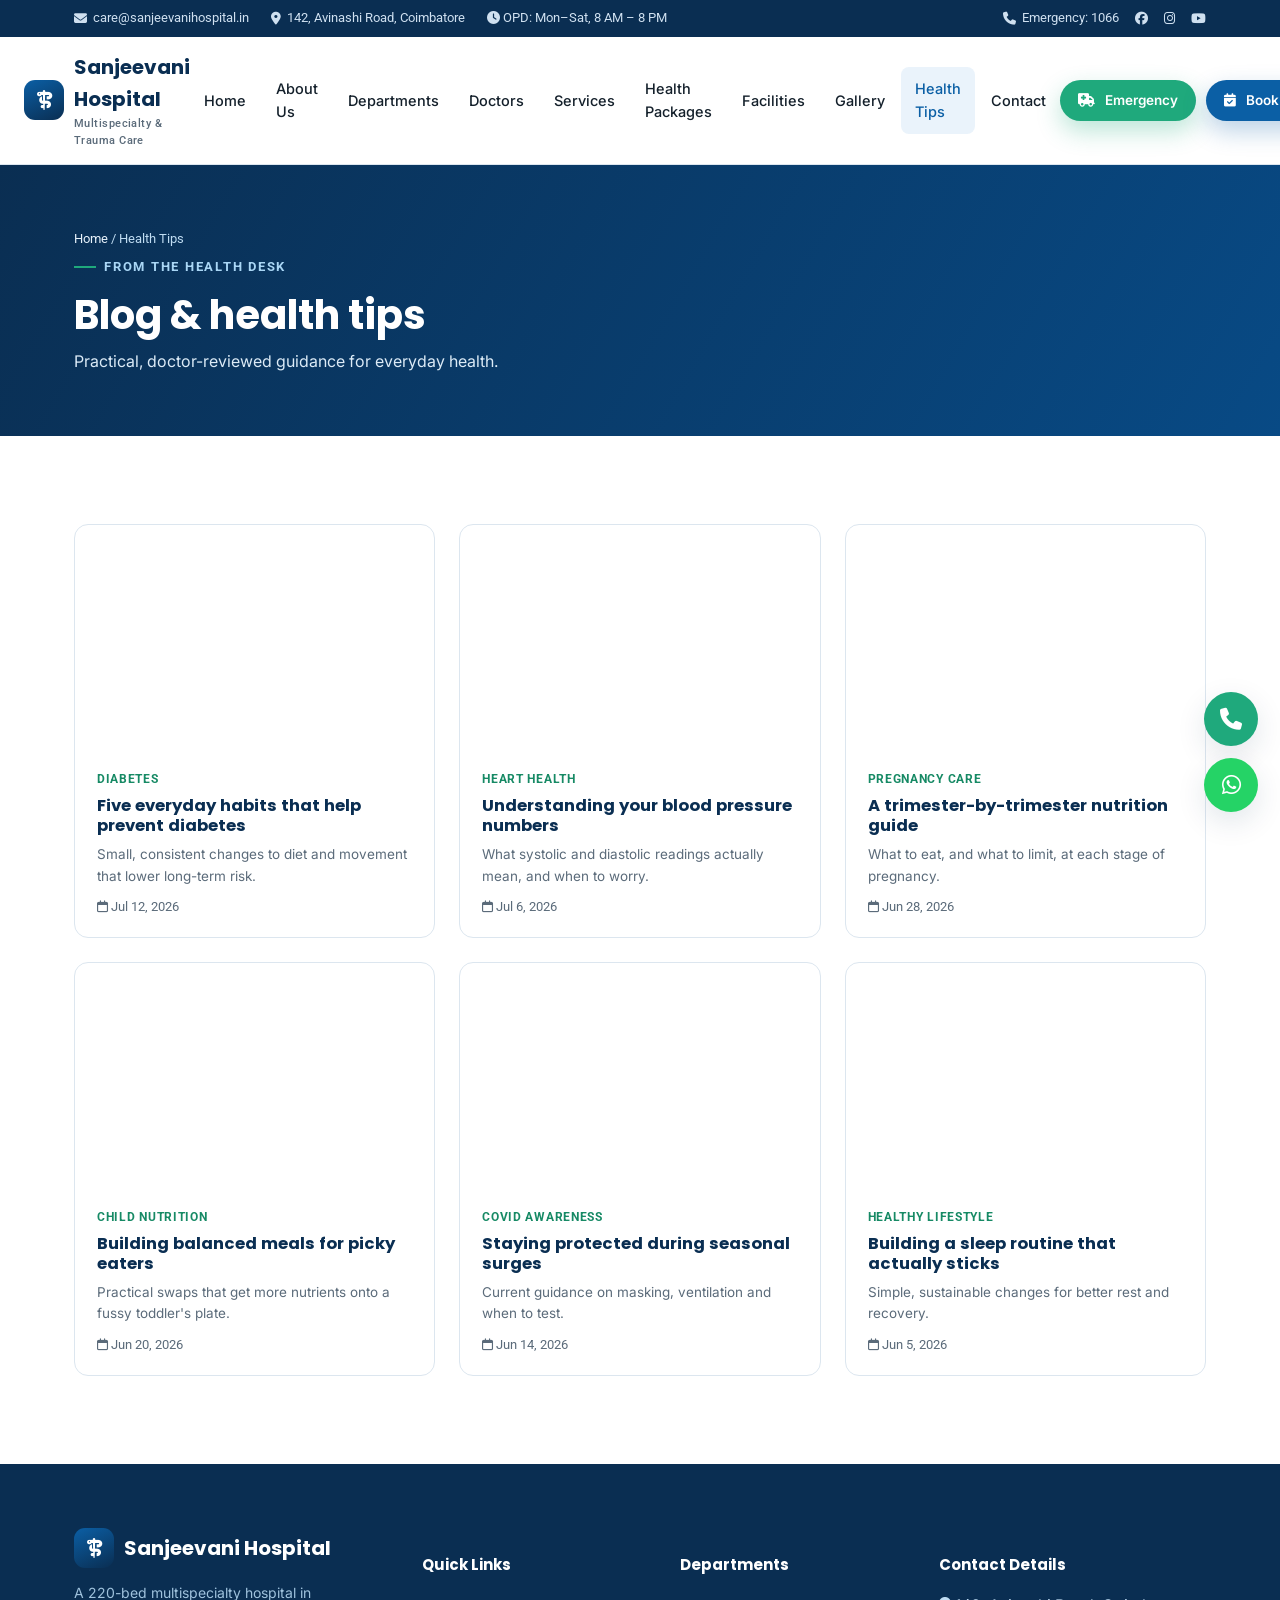
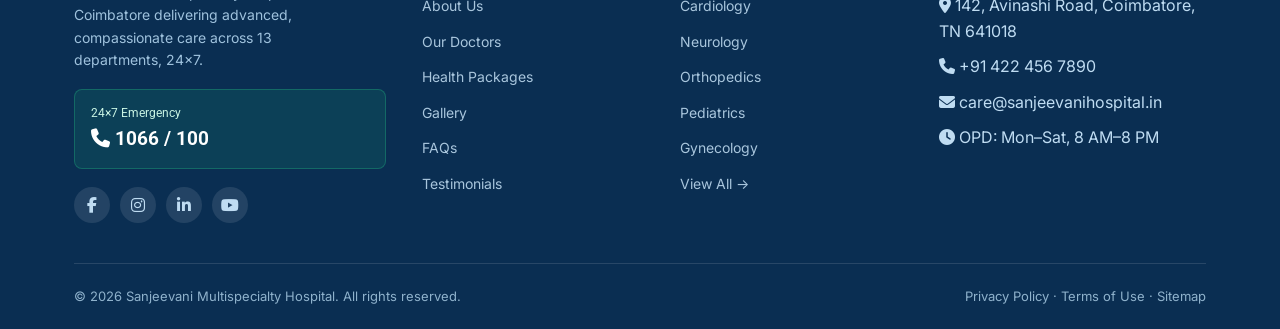
<file: blog.html>
<!DOCTYPE html>
<html lang="en">
<head>
<meta charset="UTF-8">
<meta name="viewport" content="width=device-width, initial-scale=1.0">
<title>Health Tips | Sanjeevani Multispecialty Hospital</title>
<meta name="description" content="Doctor-reviewed health tips and articles.">
<link rel="icon" href="data:image/svg+xml,<svg xmlns=%22http://www.w3.org/2000/svg%22 viewBox=%220 0 100 100%22><rect width=%22100%22 height=%22100%22 rx=%2222%22 fill=%22%230A2E52%22/><text x=%2250%22 y=%2266%22 font-size=%2255%22 fill=%22%231FA97C%22 text-anchor=%22middle%22 font-family=%22Arial%22>+</text></svg>">
<link rel="preconnect" href="https://fonts.googleapis.com">
<link href="https://fonts.googleapis.com/css2?family=Poppins:wght@500;600;700;800&family=Inter:wght@400;500;600;700&family=Roboto:wght@400;500;700&display=swap" rel="stylesheet">
<link rel="stylesheet" href="https://cdnjs.cloudflare.com/ajax/libs/font-awesome/6.5.1/css/all.min.css">
<link rel="stylesheet" href="./styles.css">
</head>
<body>
<div class="topbar">
  <div class="container">
    <div class="topbar-left">
      <a href="mailto:care@sanjeevanihospital.in"><i class="fa-solid fa-envelope"></i> care@sanjeevanihospital.in</a>
      <a href="contact.html"><i class="fa-solid fa-location-dot"></i> 142, Avinashi Road, Coimbatore</a>
      <span><i class="fa-solid fa-clock"></i> OPD: Mon–Sat, 8 AM – 8 PM</span>
    </div>
    <div class="topbar-right">
      <a href="tel:1066"><i class="fa-solid fa-phone"></i> Emergency: 1066</a>
      <a href="#"><i class="fa-brands fa-facebook"></i></a>
      <a href="#"><i class="fa-brands fa-instagram"></i></a>
      <a href="#"><i class="fa-brands fa-youtube"></i></a>
    </div>
  </div>
</div>
<header class="navbar">
  <div class="nav-inner">
    <a href="index.html" class="brand">
      <span class="brand-mark"><i class="fa-solid fa-staff-snake"></i></span>
      <span>Sanjeevani Hospital<small>Multispecialty &amp; Trauma Care</small></span>
    </a>
    <nav class="nav-links" id="navLinks">
      <a href="index.html">Home</a>
      <a href="about.html">About Us</a>
      <a href="departments.html">Departments</a>
      <a href="doctors.html">Doctors</a>
      <a href="services.html">Services</a>
      <a href="packages.html">Health Packages</a>
      <a href="facilities.html">Facilities</a>
      <a href="gallery.html">Gallery</a>
      <a href="blog.html">Health Tips</a>
      <a href="contact.html">Contact</a>
    </nav>
    <div class="nav-cta">
      <a href="emergency.html" class="btn btn-emergency btn-sm"><i class="fa-solid fa-truck-medical"></i> Emergency</a>
      <a href="appointment.html" class="btn btn-primary btn-sm"><i class="fa-solid fa-calendar-check"></i> <span>Book Appointment</span></a>
      <button class="nav-toggle" aria-label="Toggle menu"><i class="fa-solid fa-bars"></i></button>
    </div>
  </div>
</header>
<main>
<section class="page-header">
  <div class="container">
    <div class="breadcrumb"><a href="index.html">Home</a> / Health Tips</div>
    <div class="eyebrow">From the health desk</div>
    <h1>Blog &amp; health tips</h1>
    <p style="color:#dcebf7;max-width:560px;">Practical, doctor-reviewed guidance for everyday health.</p>
  </div>
</section>

<section>
  <div class="container">
    <div class="news-grid">

      <a class="news-card" href="#">
        <div class="news-thumb" style="background-image:url('https://images.unsplash.com/photo-1544367567-0f2fcb009e0b?auto=format&fit=crop&w=500&q=70');"></div>
        <div class="news-body"><div class="news-tag">Diabetes</div><h4>Five everyday habits that help prevent diabetes</h4><p style="font-size:13.5px;margin-bottom:10px;">Small, consistent changes to diet and movement that lower long-term risk.</p><div class="news-date"><i class="fa-regular fa-calendar"></i> Jul 12, 2026</div></div>
      </a>
      <a class="news-card" href="#">
        <div class="news-thumb" style="background-image:url('https://images.unsplash.com/photo-1576091160399-112ba8d25d1d?auto=format&fit=crop&w=500&q=70');"></div>
        <div class="news-body"><div class="news-tag">Heart Health</div><h4>Understanding your blood pressure numbers</h4><p style="font-size:13.5px;margin-bottom:10px;">What systolic and diastolic readings actually mean, and when to worry.</p><div class="news-date"><i class="fa-regular fa-calendar"></i> Jul 6, 2026</div></div>
      </a>
      <a class="news-card" href="#">
        <div class="news-thumb" style="background-image:url('https://images.unsplash.com/photo-1519494026892-80bbd2d6fd0d?auto=format&fit=crop&w=500&q=70');"></div>
        <div class="news-body"><div class="news-tag">Pregnancy Care</div><h4>A trimester-by-trimester nutrition guide</h4><p style="font-size:13.5px;margin-bottom:10px;">What to eat, and what to limit, at each stage of pregnancy.</p><div class="news-date"><i class="fa-regular fa-calendar"></i> Jun 28, 2026</div></div>
      </a>
      <a class="news-card" href="#">
        <div class="news-thumb" style="background-image:url('https://images.unsplash.com/photo-1503457574465-89aa20586c58?auto=format&fit=crop&w=500&q=70');"></div>
        <div class="news-body"><div class="news-tag">Child Nutrition</div><h4>Building balanced meals for picky eaters</h4><p style="font-size:13.5px;margin-bottom:10px;">Practical swaps that get more nutrients onto a fussy toddler's plate.</p><div class="news-date"><i class="fa-regular fa-calendar"></i> Jun 20, 2026</div></div>
      </a>
      <a class="news-card" href="#">
        <div class="news-thumb" style="background-image:url('https://images.unsplash.com/photo-1584036561566-baf8f5f1b144?auto=format&fit=crop&w=500&q=70');"></div>
        <div class="news-body"><div class="news-tag">COVID Awareness</div><h4>Staying protected during seasonal surges</h4><p style="font-size:13.5px;margin-bottom:10px;">Current guidance on masking, ventilation and when to test.</p><div class="news-date"><i class="fa-regular fa-calendar"></i> Jun 14, 2026</div></div>
      </a>
      <a class="news-card" href="#">
        <div class="news-thumb" style="background-image:url('https://images.unsplash.com/photo-1571019613454-1cb2f99b2d8b?auto=format&fit=crop&w=500&q=70');"></div>
        <div class="news-body"><div class="news-tag">Healthy Lifestyle</div><h4>Building a sleep routine that actually sticks</h4><p style="font-size:13.5px;margin-bottom:10px;">Simple, sustainable changes for better rest and recovery.</p><div class="news-date"><i class="fa-regular fa-calendar"></i> Jun 5, 2026</div></div>
      </a>

    </div>
  </div>
</section>
</main>
<footer>
  <div class="container">
    <div class="footer-grid">
      <div class="footer-brand">
        <a href="index.html" class="brand">
          <span class="brand-mark"><i class="fa-solid fa-staff-snake"></i></span>
          <span>Sanjeevani Hospital</span>
        </a>
        <p>A 220-bed multispecialty hospital in Coimbatore delivering advanced, compassionate care across 13 departments, 24×7.</p>
        <div class="footer-emg">
          <div style="font-family:var(--ff-data);font-size:12px;color:#c9f4e4;">24×7 Emergency</div>
          <div class="num"><i class="fa-solid fa-phone"></i> 1066 / 100</div>
        </div>
        <div class="social-row">
          <a href="#"><i class="fa-brands fa-facebook-f"></i></a>
          <a href="#"><i class="fa-brands fa-instagram"></i></a>
          <a href="#"><i class="fa-brands fa-linkedin-in"></i></a>
          <a href="#"><i class="fa-brands fa-youtube"></i></a>
        </div>
      </div>
      <div class="footer-col">
        <h5>Quick Links</h5>
        <ul>
          <li><a href="about.html">About Us</a></li>
          <li><a href="doctors.html">Our Doctors</a></li>
          <li><a href="packages.html">Health Packages</a></li>
          <li><a href="gallery.html">Gallery</a></li>
          <li><a href="faq.html">FAQs</a></li>
          <li><a href="testimonials.html">Testimonials</a></li>
        </ul>
      </div>
      <div class="footer-col">
        <h5>Departments</h5>
        <ul>
          <li><a href="departments.html">Cardiology</a></li>
          <li><a href="departments.html">Neurology</a></li>
          <li><a href="departments.html">Orthopedics</a></li>
          <li><a href="departments.html">Pediatrics</a></li>
          <li><a href="departments.html">Gynecology</a></li>
          <li><a href="departments.html">View All →</a></li>
        </ul>
      </div>
      <div class="footer-col">
        <h5>Contact Details</h5>
        <ul>
          <li><i class="fa-solid fa-location-dot"></i> 142, Avinashi Road, Coimbatore, TN 641018</li>
          <li><i class="fa-solid fa-phone"></i> +91 422 456 7890</li>
          <li><i class="fa-solid fa-envelope"></i> care@sanjeevanihospital.in</li>
          <li><i class="fa-solid fa-clock"></i> OPD: Mon–Sat, 8 AM–8 PM</li>
        </ul>
      </div>
    </div>
    <div class="footer-bottom">
      <span>© <span class="cur-year">2026</span> Sanjeevani Multispecialty Hospital. All rights reserved.</span>
      <span><a href="#">Privacy Policy</a> · <a href="#">Terms of Use</a> · <a href="contact.html">Sitemap</a></span>
    </div>
  </div>
</footer>

<div class="float-stack">
  <a href="tel:1066" class="float-btn float-call" aria-label="Emergency call"><i class="fa-solid fa-phone"></i></a>
  <a href="https://wa.me/914224567890" class="float-btn float-wa" aria-label="Chat on WhatsApp" target="_blank" rel="noopener"><i class="fa-brands fa-whatsapp"></i></a>
  <button class="float-btn float-top" aria-label="Back to top"><i class="fa-solid fa-arrow-up"></i></button>
</div>

<script src="./script.js"></script>
</body></html>
</file>
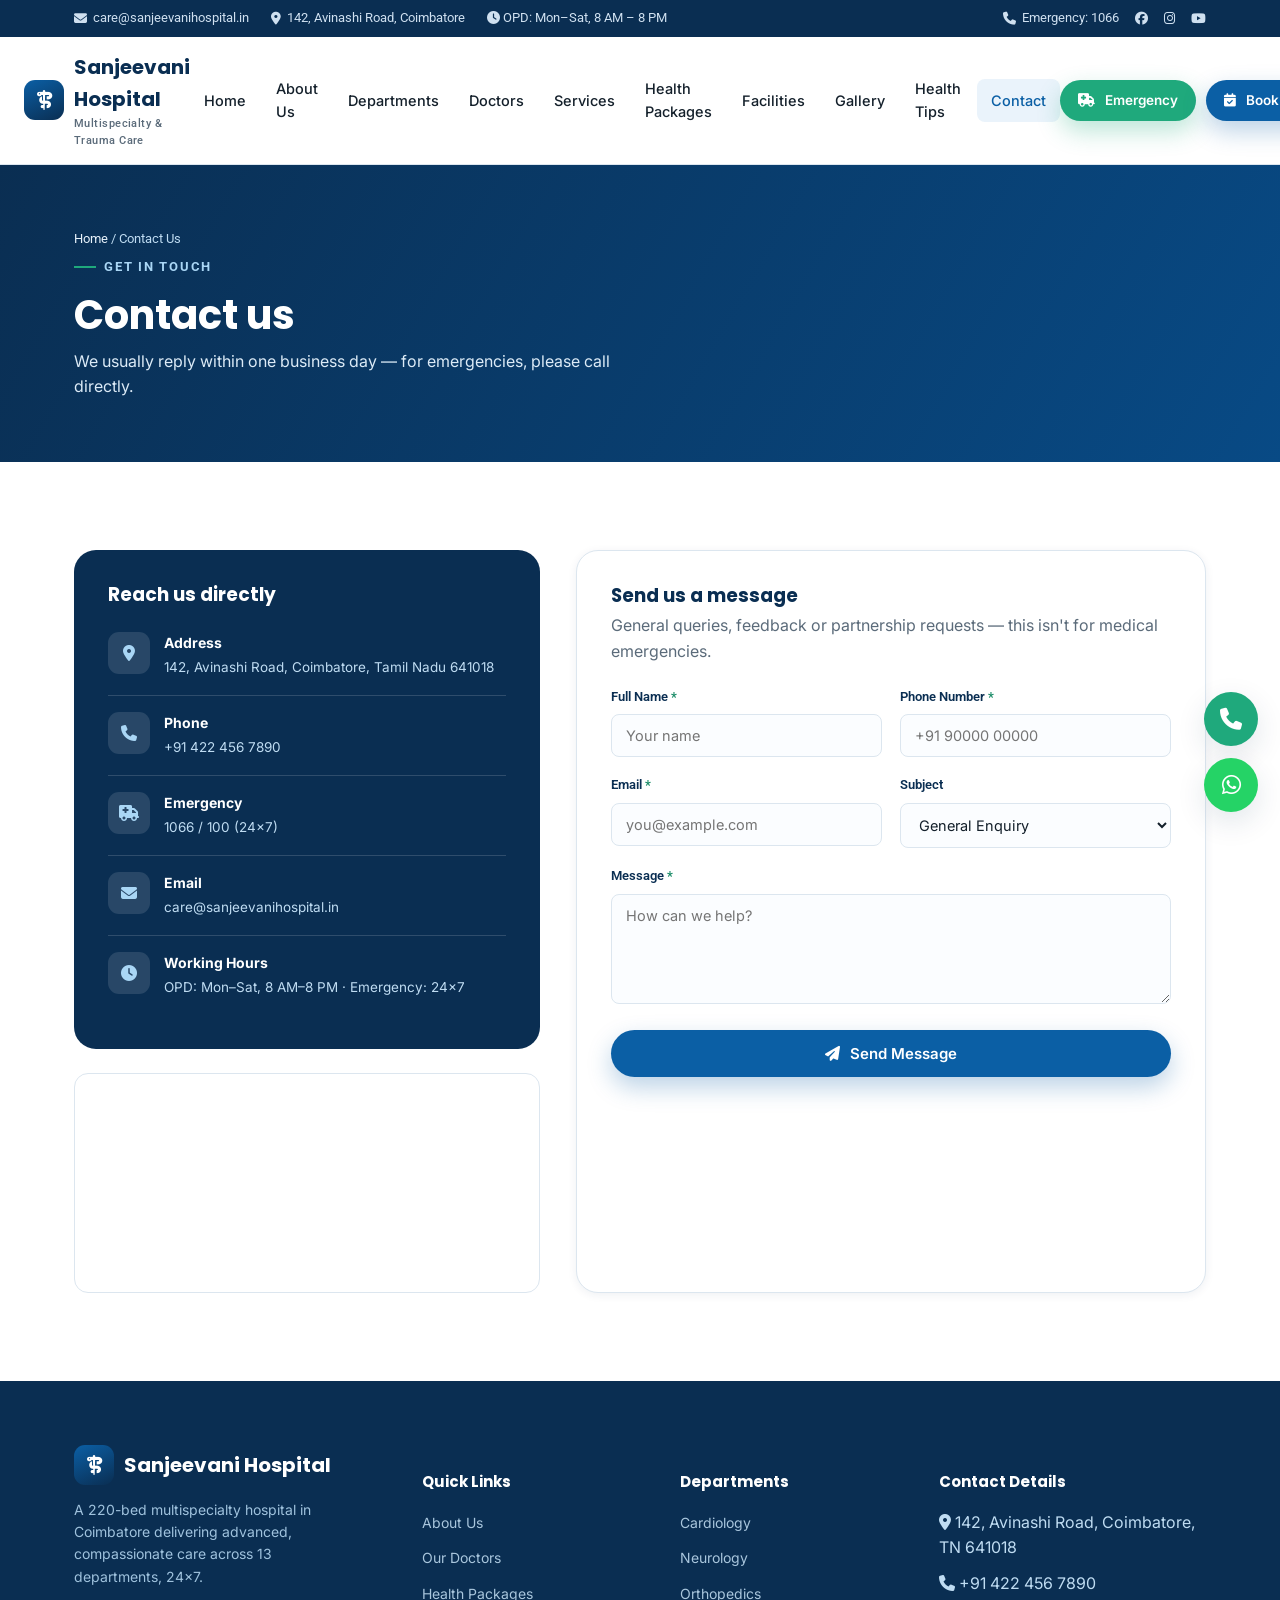
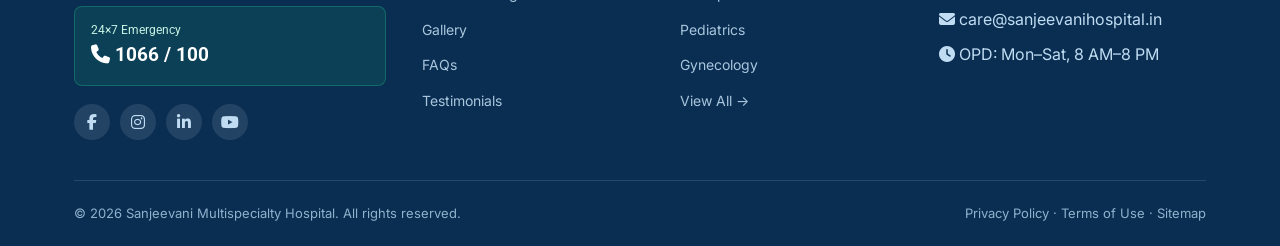
<file: contact.html>
<!DOCTYPE html>
<html lang="en">
<head>
<meta charset="UTF-8">
<meta name="viewport" content="width=device-width, initial-scale=1.0">
<title>Contact Us | Sanjeevani Multispecialty Hospital</title>
<meta name="description" content="Get in touch with Sanjeevani Hospital — address, phone, email and map.">
<link rel="icon" href="data:image/svg+xml,<svg xmlns=%22http://www.w3.org/2000/svg%22 viewBox=%220 0 100 100%22><rect width=%22100%22 height=%22100%22 rx=%2222%22 fill=%22%230A2E52%22/><text x=%2250%22 y=%2266%22 font-size=%2255%22 fill=%22%231FA97C%22 text-anchor=%22middle%22 font-family=%22Arial%22>+</text></svg>">
<link rel="preconnect" href="https://fonts.googleapis.com">
<link href="https://fonts.googleapis.com/css2?family=Poppins:wght@500;600;700;800&family=Inter:wght@400;500;600;700&family=Roboto:wght@400;500;700&display=swap" rel="stylesheet">
<link rel="stylesheet" href="https://cdnjs.cloudflare.com/ajax/libs/font-awesome/6.5.1/css/all.min.css">
<link rel="stylesheet" href="./styles.css">
</head>
<body>
<div class="topbar">
  <div class="container">
    <div class="topbar-left">
      <a href="mailto:care@sanjeevanihospital.in"><i class="fa-solid fa-envelope"></i> care@sanjeevanihospital.in</a>
      <a href="contact.html"><i class="fa-solid fa-location-dot"></i> 142, Avinashi Road, Coimbatore</a>
      <span><i class="fa-solid fa-clock"></i> OPD: Mon–Sat, 8 AM – 8 PM</span>
    </div>
    <div class="topbar-right">
      <a href="tel:1066"><i class="fa-solid fa-phone"></i> Emergency: 1066</a>
      <a href="#"><i class="fa-brands fa-facebook"></i></a>
      <a href="#"><i class="fa-brands fa-instagram"></i></a>
      <a href="#"><i class="fa-brands fa-youtube"></i></a>
    </div>
  </div>
</div>
<header class="navbar">
  <div class="nav-inner">
    <a href="index.html" class="brand">
      <span class="brand-mark"><i class="fa-solid fa-staff-snake"></i></span>
      <span>Sanjeevani Hospital<small>Multispecialty &amp; Trauma Care</small></span>
    </a>
    <nav class="nav-links" id="navLinks">
      <a href="index.html">Home</a>
      <a href="about.html">About Us</a>
      <a href="departments.html">Departments</a>
      <a href="doctors.html">Doctors</a>
      <a href="services.html">Services</a>
      <a href="packages.html">Health Packages</a>
      <a href="facilities.html">Facilities</a>
      <a href="gallery.html">Gallery</a>
      <a href="blog.html">Health Tips</a>
      <a href="contact.html">Contact</a>
    </nav>
    <div class="nav-cta">
      <a href="emergency.html" class="btn btn-emergency btn-sm"><i class="fa-solid fa-truck-medical"></i> Emergency</a>
      <a href="appointment.html" class="btn btn-primary btn-sm"><i class="fa-solid fa-calendar-check"></i> <span>Book Appointment</span></a>
      <button class="nav-toggle" aria-label="Toggle menu"><i class="fa-solid fa-bars"></i></button>
    </div>
  </div>
</header>
<main>
<section class="page-header">
  <div class="container">
    <div class="breadcrumb"><a href="index.html">Home</a> / Contact Us</div>
    <div class="eyebrow">Get in touch</div>
    <h1>Contact us</h1>
    <p style="color:#dcebf7;max-width:560px;">We usually reply within one business day — for emergencies, please call directly.</p>
  </div>
</section>

<section>
  <div class="container">
    <div class="contact-grid">
      <div>
        <div class="contact-info-card">
          <h3>Reach us directly</h3>
          <div class="contact-item"><span class="ic"><i class="fa-solid fa-location-dot"></i></span><div><h5>Address</h5><p>142, Avinashi Road, Coimbatore, Tamil Nadu 641018</p></div></div>
          <div class="contact-item"><span class="ic"><i class="fa-solid fa-phone"></i></span><div><h5>Phone</h5><p>+91 422 456 7890</p></div></div>
          <div class="contact-item"><span class="ic"><i class="fa-solid fa-truck-medical"></i></span><div><h5>Emergency</h5><p>1066 / 100 (24×7)</p></div></div>
          <div class="contact-item"><span class="ic"><i class="fa-solid fa-envelope"></i></span><div><h5>Email</h5><p>care@sanjeevanihospital.in</p></div></div>
          <div class="contact-item"><span class="ic"><i class="fa-solid fa-clock"></i></span><div><h5>Working Hours</h5><p>OPD: Mon–Sat, 8 AM–8 PM · Emergency: 24×7</p></div></div>
        </div>
        <div class="map-embed">
          <iframe src="https://maps.google.com/maps?q=Coimbatore%2C%20Tamil%20Nadu&t=&z=13&ie=UTF8&iwloc=&output=embed" loading="lazy" title="Hospital location map"></iframe>
        </div>
      </div>

      <div class="form-card">
        <h3 style="margin-bottom:6px;">Send us a message</h3>
        <p style="margin-bottom:22px;">General queries, feedback or partnership requests — this isn't for medical emergencies.</p>
        <div class="form-success" id="contactSuccess"><i class="fa-solid fa-circle-check" style="font-size:20px;"></i> Message sent — our team will get back to you within one business day.</div>
        <form id="contactForm" novalidate>
          <div class="form-row">
            <div class="field"><label>Full Name <span class="req">*</span></label><input type="text" name="name" required placeholder="Your name"></div>
            <div class="field"><label>Phone Number <span class="req">*</span></label><input type="tel" name="phone" required pattern="[0-9+ ]{7,15}" placeholder="+91 90000 00000"></div>
          </div>
          <div class="form-row">
            <div class="field"><label>Email <span class="req">*</span></label><input type="email" name="email" required placeholder="you@example.com"></div>
            <div class="field"><label>Subject</label>
              <select name="subject">
                <option>General Enquiry</option>
                <option>Feedback</option>
                <option>Billing Question</option>
                <option>Partnership</option>
              </select>
            </div>
          </div>
          <div class="form-row single">
            <div class="field"><label>Message <span class="req">*</span></label><textarea name="message" required placeholder="How can we help?"></textarea></div>
          </div>
          <button type="submit" class="btn btn-primary btn-block"><i class="fa-solid fa-paper-plane"></i> Send Message</button>
        </form>
      </div>
    </div>
  </div>
</section>
</main>
<footer>
  <div class="container">
    <div class="footer-grid">
      <div class="footer-brand">
        <a href="index.html" class="brand">
          <span class="brand-mark"><i class="fa-solid fa-staff-snake"></i></span>
          <span>Sanjeevani Hospital</span>
        </a>
        <p>A 220-bed multispecialty hospital in Coimbatore delivering advanced, compassionate care across 13 departments, 24×7.</p>
        <div class="footer-emg">
          <div style="font-family:var(--ff-data);font-size:12px;color:#c9f4e4;">24×7 Emergency</div>
          <div class="num"><i class="fa-solid fa-phone"></i> 1066 / 100</div>
        </div>
        <div class="social-row">
          <a href="#"><i class="fa-brands fa-facebook-f"></i></a>
          <a href="#"><i class="fa-brands fa-instagram"></i></a>
          <a href="#"><i class="fa-brands fa-linkedin-in"></i></a>
          <a href="#"><i class="fa-brands fa-youtube"></i></a>
        </div>
      </div>
      <div class="footer-col">
        <h5>Quick Links</h5>
        <ul>
          <li><a href="about.html">About Us</a></li>
          <li><a href="doctors.html">Our Doctors</a></li>
          <li><a href="packages.html">Health Packages</a></li>
          <li><a href="gallery.html">Gallery</a></li>
          <li><a href="faq.html">FAQs</a></li>
          <li><a href="testimonials.html">Testimonials</a></li>
        </ul>
      </div>
      <div class="footer-col">
        <h5>Departments</h5>
        <ul>
          <li><a href="departments.html">Cardiology</a></li>
          <li><a href="departments.html">Neurology</a></li>
          <li><a href="departments.html">Orthopedics</a></li>
          <li><a href="departments.html">Pediatrics</a></li>
          <li><a href="departments.html">Gynecology</a></li>
          <li><a href="departments.html">View All →</a></li>
        </ul>
      </div>
      <div class="footer-col">
        <h5>Contact Details</h5>
        <ul>
          <li><i class="fa-solid fa-location-dot"></i> 142, Avinashi Road, Coimbatore, TN 641018</li>
          <li><i class="fa-solid fa-phone"></i> +91 422 456 7890</li>
          <li><i class="fa-solid fa-envelope"></i> care@sanjeevanihospital.in</li>
          <li><i class="fa-solid fa-clock"></i> OPD: Mon–Sat, 8 AM–8 PM</li>
        </ul>
      </div>
    </div>
    <div class="footer-bottom">
      <span>© <span class="cur-year">2026</span> Sanjeevani Multispecialty Hospital. All rights reserved.</span>
      <span><a href="#">Privacy Policy</a> · <a href="#">Terms of Use</a> · <a href="contact.html">Sitemap</a></span>
    </div>
  </div>
</footer>

<div class="float-stack">
  <a href="tel:1066" class="float-btn float-call" aria-label="Emergency call"><i class="fa-solid fa-phone"></i></a>
  <a href="https://wa.me/914224567890" class="float-btn float-wa" aria-label="Chat on WhatsApp" target="_blank" rel="noopener"><i class="fa-brands fa-whatsapp"></i></a>
  <button class="float-btn float-top" aria-label="Back to top"><i class="fa-solid fa-arrow-up"></i></button>
</div>

<script src="./script.js"></script>
</body></html>
</file>
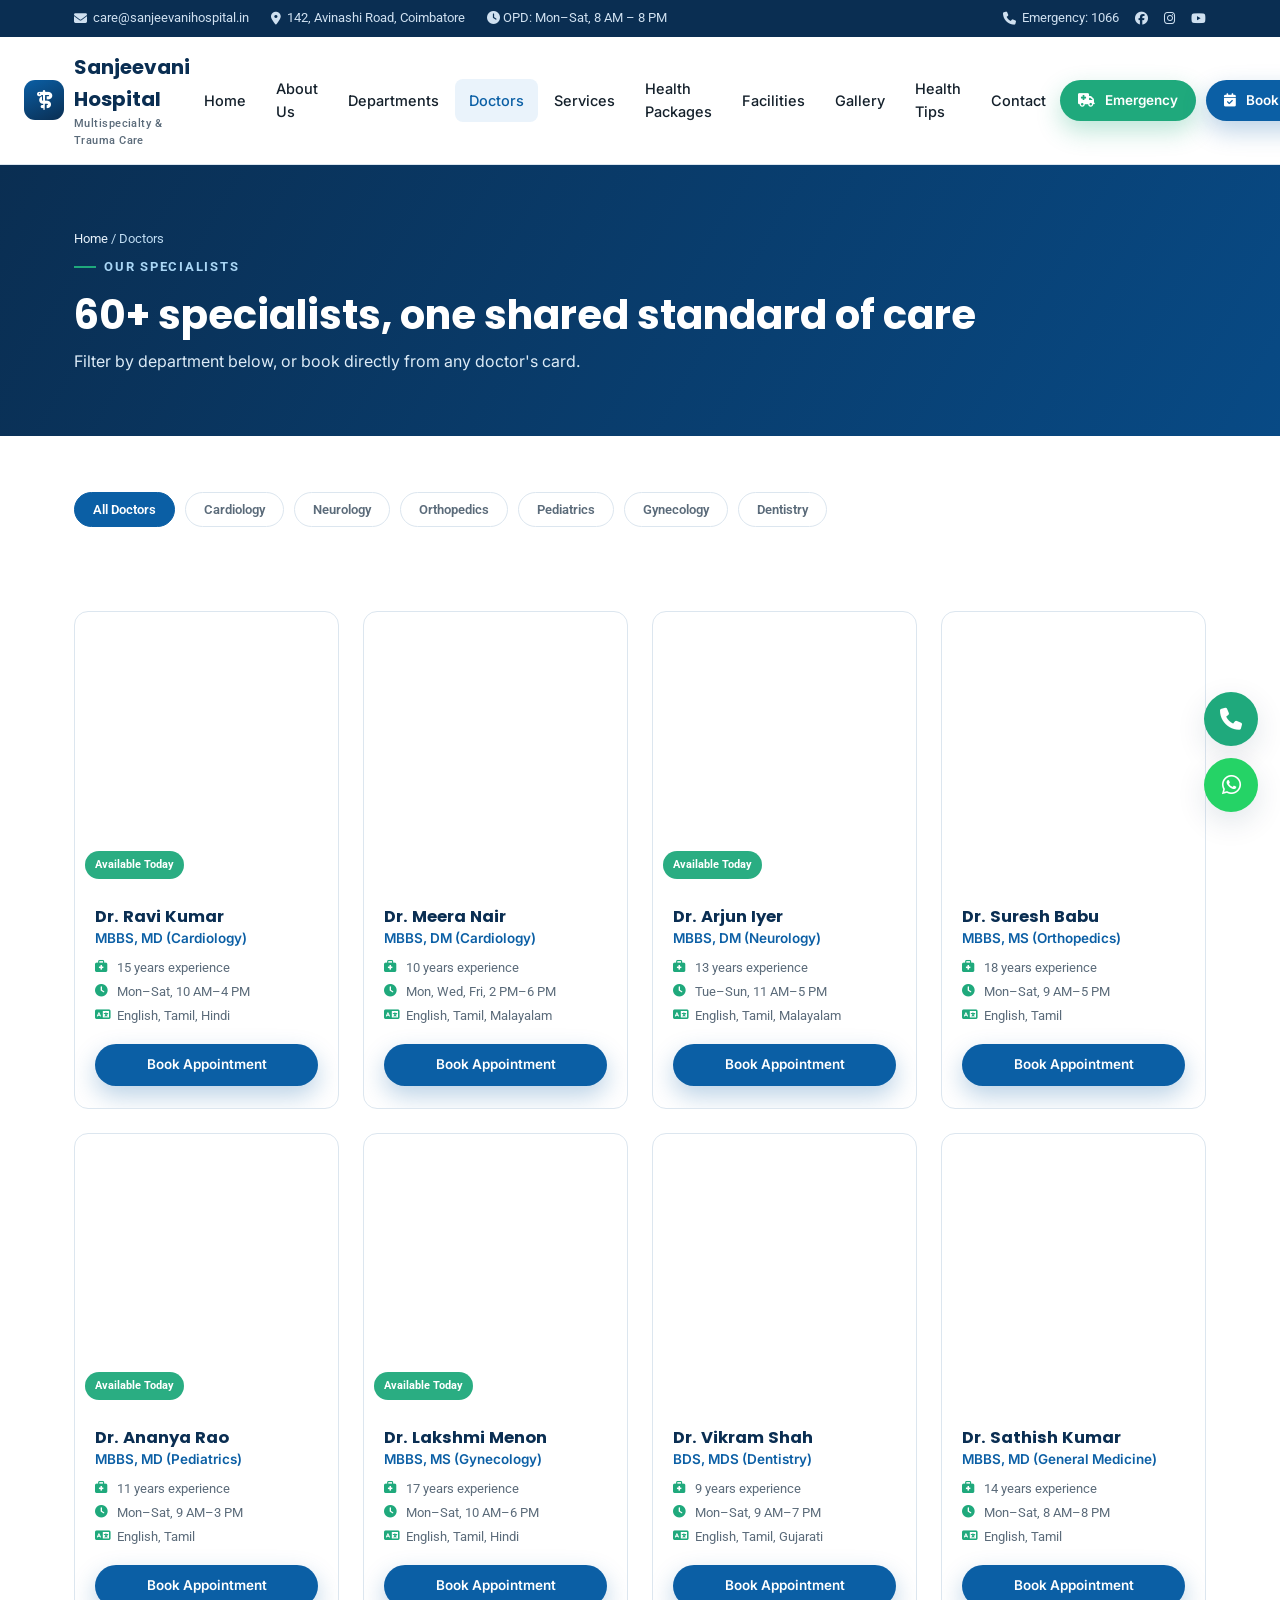
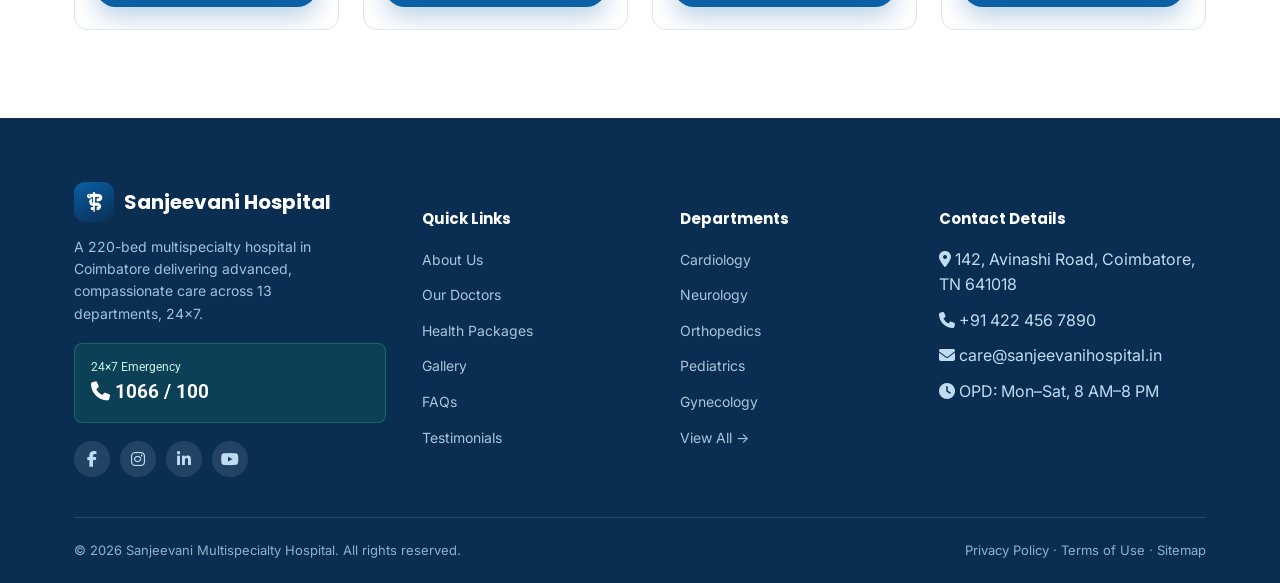
<file: doctors.html>
<!DOCTYPE html>
<html lang="en">
<head>
<meta charset="UTF-8">
<meta name="viewport" content="width=device-width, initial-scale=1.0">
<title>Our Doctors | Sanjeevani Multispecialty Hospital</title>
<meta name="description" content="Meet our 60+ specialists across every department.">
<link rel="icon" href="data:image/svg+xml,<svg xmlns=%22http://www.w3.org/2000/svg%22 viewBox=%220 0 100 100%22><rect width=%22100%22 height=%22100%22 rx=%2222%22 fill=%22%230A2E52%22/><text x=%2250%22 y=%2266%22 font-size=%2255%22 fill=%22%231FA97C%22 text-anchor=%22middle%22 font-family=%22Arial%22>+</text></svg>">
<link rel="preconnect" href="https://fonts.googleapis.com">
<link href="https://fonts.googleapis.com/css2?family=Poppins:wght@500;600;700;800&family=Inter:wght@400;500;600;700&family=Roboto:wght@400;500;700&display=swap" rel="stylesheet">
<link rel="stylesheet" href="https://cdnjs.cloudflare.com/ajax/libs/font-awesome/6.5.1/css/all.min.css">
<link rel="stylesheet" href="./styles.css">
</head>
<body>
<div class="topbar">
  <div class="container">
    <div class="topbar-left">
      <a href="mailto:care@sanjeevanihospital.in"><i class="fa-solid fa-envelope"></i> care@sanjeevanihospital.in</a>
      <a href="contact.html"><i class="fa-solid fa-location-dot"></i> 142, Avinashi Road, Coimbatore</a>
      <span><i class="fa-solid fa-clock"></i> OPD: Mon–Sat, 8 AM – 8 PM</span>
    </div>
    <div class="topbar-right">
      <a href="tel:1066"><i class="fa-solid fa-phone"></i> Emergency: 1066</a>
      <a href="#"><i class="fa-brands fa-facebook"></i></a>
      <a href="#"><i class="fa-brands fa-instagram"></i></a>
      <a href="#"><i class="fa-brands fa-youtube"></i></a>
    </div>
  </div>
</div>
<header class="navbar">
  <div class="nav-inner">
    <a href="index.html" class="brand">
      <span class="brand-mark"><i class="fa-solid fa-staff-snake"></i></span>
      <span>Sanjeevani Hospital<small>Multispecialty &amp; Trauma Care</small></span>
    </a>
    <nav class="nav-links" id="navLinks">
      <a href="index.html">Home</a>
      <a href="about.html">About Us</a>
      <a href="departments.html">Departments</a>
      <a href="doctors.html">Doctors</a>
      <a href="services.html">Services</a>
      <a href="packages.html">Health Packages</a>
      <a href="facilities.html">Facilities</a>
      <a href="gallery.html">Gallery</a>
      <a href="blog.html">Health Tips</a>
      <a href="contact.html">Contact</a>
    </nav>
    <div class="nav-cta">
      <a href="emergency.html" class="btn btn-emergency btn-sm"><i class="fa-solid fa-truck-medical"></i> Emergency</a>
      <a href="appointment.html" class="btn btn-primary btn-sm"><i class="fa-solid fa-calendar-check"></i> <span>Book Appointment</span></a>
      <button class="nav-toggle" aria-label="Toggle menu"><i class="fa-solid fa-bars"></i></button>
    </div>
  </div>
</header>
<main>
<section class="page-header">
  <div class="container">
    <div class="breadcrumb"><a href="index.html">Home</a> / Doctors</div>
    <div class="eyebrow">Our specialists</div>
    <h1>60+ specialists, one shared standard of care</h1>
    <p style="color:#dcebf7;max-width:560px;">Filter by department below, or book directly from any doctor's card.</p>
  </div>
</section>

<section class="section-tight">
  <div class="container">
    <div class="gallery-filters">
      <button class="gfilter active" data-filter="all">All Doctors</button>
      <button class="gfilter" data-filter="cardiology">Cardiology</button>
      <button class="gfilter" data-filter="neurology">Neurology</button>
      <button class="gfilter" data-filter="orthopedics">Orthopedics</button>
      <button class="gfilter" data-filter="pediatrics">Pediatrics</button>
      <button class="gfilter" data-filter="gynecology">Gynecology</button>
      <button class="gfilter" data-filter="dentistry">Dentistry</button>
    </div>
  </div>
</section>

<section style="padding-top:0;">
  <div class="container">
    <div class="doctor-grid">

      <div class="doctor-card" data-cat="cardiology">
        <div class="doctor-photo" style="background-image:url('https://images.unsplash.com/photo-1622253692010-333f2da6031d?auto=format&fit=crop&w=500&q=70');"><span class="avail">Available Today</span></div>
        <div class="doctor-body">
          <h4>Dr. Ravi Kumar</h4><div class="doctor-spec">MBBS, MD (Cardiology)</div>
          <div class="doctor-meta"><i class="fa-solid fa-briefcase-medical"></i> 15 years experience</div>
          <div class="doctor-meta"><i class="fa-solid fa-clock"></i> Mon–Sat, 10 AM–4 PM</div>
          <div class="doctor-meta"><i class="fa-solid fa-language"></i> English, Tamil, Hindi</div>
          <a href="appointment.html" class="btn btn-primary btn-sm btn-block" style="margin-top:14px;">Book Appointment</a>
        </div>
      </div>

      <div class="doctor-card" data-cat="cardiology">
        <div class="doctor-photo" style="background-image:url('https://i.pravatar.cc/500?img=32');"></div>
        <div class="doctor-body">
          <h4>Dr. Meera Nair</h4><div class="doctor-spec">MBBS, DM (Cardiology)</div>
          <div class="doctor-meta"><i class="fa-solid fa-briefcase-medical"></i> 10 years experience</div>
          <div class="doctor-meta"><i class="fa-solid fa-clock"></i> Mon, Wed, Fri, 2 PM–6 PM</div>
          <div class="doctor-meta"><i class="fa-solid fa-language"></i> English, Tamil, Malayalam</div>
          <a href="appointment.html" class="btn btn-primary btn-sm btn-block" style="margin-top:14px;">Book Appointment</a>
        </div>
      </div>

      <div class="doctor-card" data-cat="neurology">
        <div class="doctor-photo" style="background-image:url('https://images.unsplash.com/photo-1537368910025-700350fe46c7?auto=format&fit=crop&w=500&q=70');"><span class="avail">Available Today</span></div>
        <div class="doctor-body">
          <h4>Dr. Arjun Iyer</h4><div class="doctor-spec">MBBS, DM (Neurology)</div>
          <div class="doctor-meta"><i class="fa-solid fa-briefcase-medical"></i> 13 years experience</div>
          <div class="doctor-meta"><i class="fa-solid fa-clock"></i> Tue–Sun, 11 AM–5 PM</div>
          <div class="doctor-meta"><i class="fa-solid fa-language"></i> English, Tamil, Malayalam</div>
          <a href="appointment.html" class="btn btn-primary btn-sm btn-block" style="margin-top:14px;">Book Appointment</a>
        </div>
      </div>

      <div class="doctor-card" data-cat="orthopedics">
        <div class="doctor-photo" style="background-image:url('https://i.pravatar.cc/500?img=51');"></div>
        <div class="doctor-body">
          <h4>Dr. Suresh Babu</h4><div class="doctor-spec">MBBS, MS (Orthopedics)</div>
          <div class="doctor-meta"><i class="fa-solid fa-briefcase-medical"></i> 18 years experience</div>
          <div class="doctor-meta"><i class="fa-solid fa-clock"></i> Mon–Sat, 9 AM–5 PM</div>
          <div class="doctor-meta"><i class="fa-solid fa-language"></i> English, Tamil</div>
          <a href="appointment.html" class="btn btn-primary btn-sm btn-block" style="margin-top:14px;">Book Appointment</a>
        </div>
      </div>

      <div class="doctor-card" data-cat="pediatrics">
        <div class="doctor-photo" style="background-image:url('https://images.unsplash.com/photo-1559839734-2b71ea197ec2?auto=format&fit=crop&w=500&q=70');"><span class="avail">Available Today</span></div>
        <div class="doctor-body">
          <h4>Dr. Ananya Rao</h4><div class="doctor-spec">MBBS, MD (Pediatrics)</div>
          <div class="doctor-meta"><i class="fa-solid fa-briefcase-medical"></i> 11 years experience</div>
          <div class="doctor-meta"><i class="fa-solid fa-clock"></i> Mon–Sat, 9 AM–3 PM</div>
          <div class="doctor-meta"><i class="fa-solid fa-language"></i> English, Tamil</div>
          <a href="appointment.html" class="btn btn-primary btn-sm btn-block" style="margin-top:14px;">Book Appointment</a>
        </div>
      </div>

      <div class="doctor-card" data-cat="gynecology">
        <div class="doctor-photo" style="background-image:url('https://images.unsplash.com/photo-1594824476967-48c8b964273f?auto=format&fit=crop&w=500&q=70');"><span class="avail">Available Today</span></div>
        <div class="doctor-body">
          <h4>Dr. Lakshmi Menon</h4><div class="doctor-spec">MBBS, MS (Gynecology)</div>
          <div class="doctor-meta"><i class="fa-solid fa-briefcase-medical"></i> 17 years experience</div>
          <div class="doctor-meta"><i class="fa-solid fa-clock"></i> Mon–Sat, 10 AM–6 PM</div>
          <div class="doctor-meta"><i class="fa-solid fa-language"></i> English, Tamil, Hindi</div>
          <a href="appointment.html" class="btn btn-primary btn-sm btn-block" style="margin-top:14px;">Book Appointment</a>
        </div>
      </div>

      <div class="doctor-card" data-cat="dentistry">
        <div class="doctor-photo" style="background-image:url('https://i.pravatar.cc/500?img=15');"></div>
        <div class="doctor-body">
          <h4>Dr. Vikram Shah</h4><div class="doctor-spec">BDS, MDS (Dentistry)</div>
          <div class="doctor-meta"><i class="fa-solid fa-briefcase-medical"></i> 9 years experience</div>
          <div class="doctor-meta"><i class="fa-solid fa-clock"></i> Mon–Sat, 9 AM–7 PM</div>
          <div class="doctor-meta"><i class="fa-solid fa-language"></i> English, Tamil, Gujarati</div>
          <a href="appointment.html" class="btn btn-primary btn-sm btn-block" style="margin-top:14px;">Book Appointment</a>
        </div>
      </div>

      <div class="doctor-card" data-cat="orthopedics">
        <div class="doctor-photo" style="background-image:url('https://i.pravatar.cc/500?img=68');"></div>
        <div class="doctor-body">
          <h4>Dr. Sathish Kumar</h4><div class="doctor-spec">MBBS, MD (General Medicine)</div>
          <div class="doctor-meta"><i class="fa-solid fa-briefcase-medical"></i> 14 years experience</div>
          <div class="doctor-meta"><i class="fa-solid fa-clock"></i> Mon–Sat, 8 AM–8 PM</div>
          <div class="doctor-meta"><i class="fa-solid fa-language"></i> English, Tamil</div>
          <a href="appointment.html" class="btn btn-primary btn-sm btn-block" style="margin-top:14px;">Book Appointment</a>
        </div>
      </div>

    </div>
  </div>
</section>
</main>
<footer>
  <div class="container">
    <div class="footer-grid">
      <div class="footer-brand">
        <a href="index.html" class="brand">
          <span class="brand-mark"><i class="fa-solid fa-staff-snake"></i></span>
          <span>Sanjeevani Hospital</span>
        </a>
        <p>A 220-bed multispecialty hospital in Coimbatore delivering advanced, compassionate care across 13 departments, 24×7.</p>
        <div class="footer-emg">
          <div style="font-family:var(--ff-data);font-size:12px;color:#c9f4e4;">24×7 Emergency</div>
          <div class="num"><i class="fa-solid fa-phone"></i> 1066 / 100</div>
        </div>
        <div class="social-row">
          <a href="#"><i class="fa-brands fa-facebook-f"></i></a>
          <a href="#"><i class="fa-brands fa-instagram"></i></a>
          <a href="#"><i class="fa-brands fa-linkedin-in"></i></a>
          <a href="#"><i class="fa-brands fa-youtube"></i></a>
        </div>
      </div>
      <div class="footer-col">
        <h5>Quick Links</h5>
        <ul>
          <li><a href="about.html">About Us</a></li>
          <li><a href="doctors.html">Our Doctors</a></li>
          <li><a href="packages.html">Health Packages</a></li>
          <li><a href="gallery.html">Gallery</a></li>
          <li><a href="faq.html">FAQs</a></li>
          <li><a href="testimonials.html">Testimonials</a></li>
        </ul>
      </div>
      <div class="footer-col">
        <h5>Departments</h5>
        <ul>
          <li><a href="departments.html">Cardiology</a></li>
          <li><a href="departments.html">Neurology</a></li>
          <li><a href="departments.html">Orthopedics</a></li>
          <li><a href="departments.html">Pediatrics</a></li>
          <li><a href="departments.html">Gynecology</a></li>
          <li><a href="departments.html">View All →</a></li>
        </ul>
      </div>
      <div class="footer-col">
        <h5>Contact Details</h5>
        <ul>
          <li><i class="fa-solid fa-location-dot"></i> 142, Avinashi Road, Coimbatore, TN 641018</li>
          <li><i class="fa-solid fa-phone"></i> +91 422 456 7890</li>
          <li><i class="fa-solid fa-envelope"></i> care@sanjeevanihospital.in</li>
          <li><i class="fa-solid fa-clock"></i> OPD: Mon–Sat, 8 AM–8 PM</li>
        </ul>
      </div>
    </div>
    <div class="footer-bottom">
      <span>© <span class="cur-year">2026</span> Sanjeevani Multispecialty Hospital. All rights reserved.</span>
      <span><a href="#">Privacy Policy</a> · <a href="#">Terms of Use</a> · <a href="contact.html">Sitemap</a></span>
    </div>
  </div>
</footer>

<div class="float-stack">
  <a href="tel:1066" class="float-btn float-call" aria-label="Emergency call"><i class="fa-solid fa-phone"></i></a>
  <a href="https://wa.me/914224567890" class="float-btn float-wa" aria-label="Chat on WhatsApp" target="_blank" rel="noopener"><i class="fa-brands fa-whatsapp"></i></a>
  <button class="float-btn float-top" aria-label="Back to top"><i class="fa-solid fa-arrow-up"></i></button>
</div>

<script src="./script.js"></script>
</body></html>
</file>
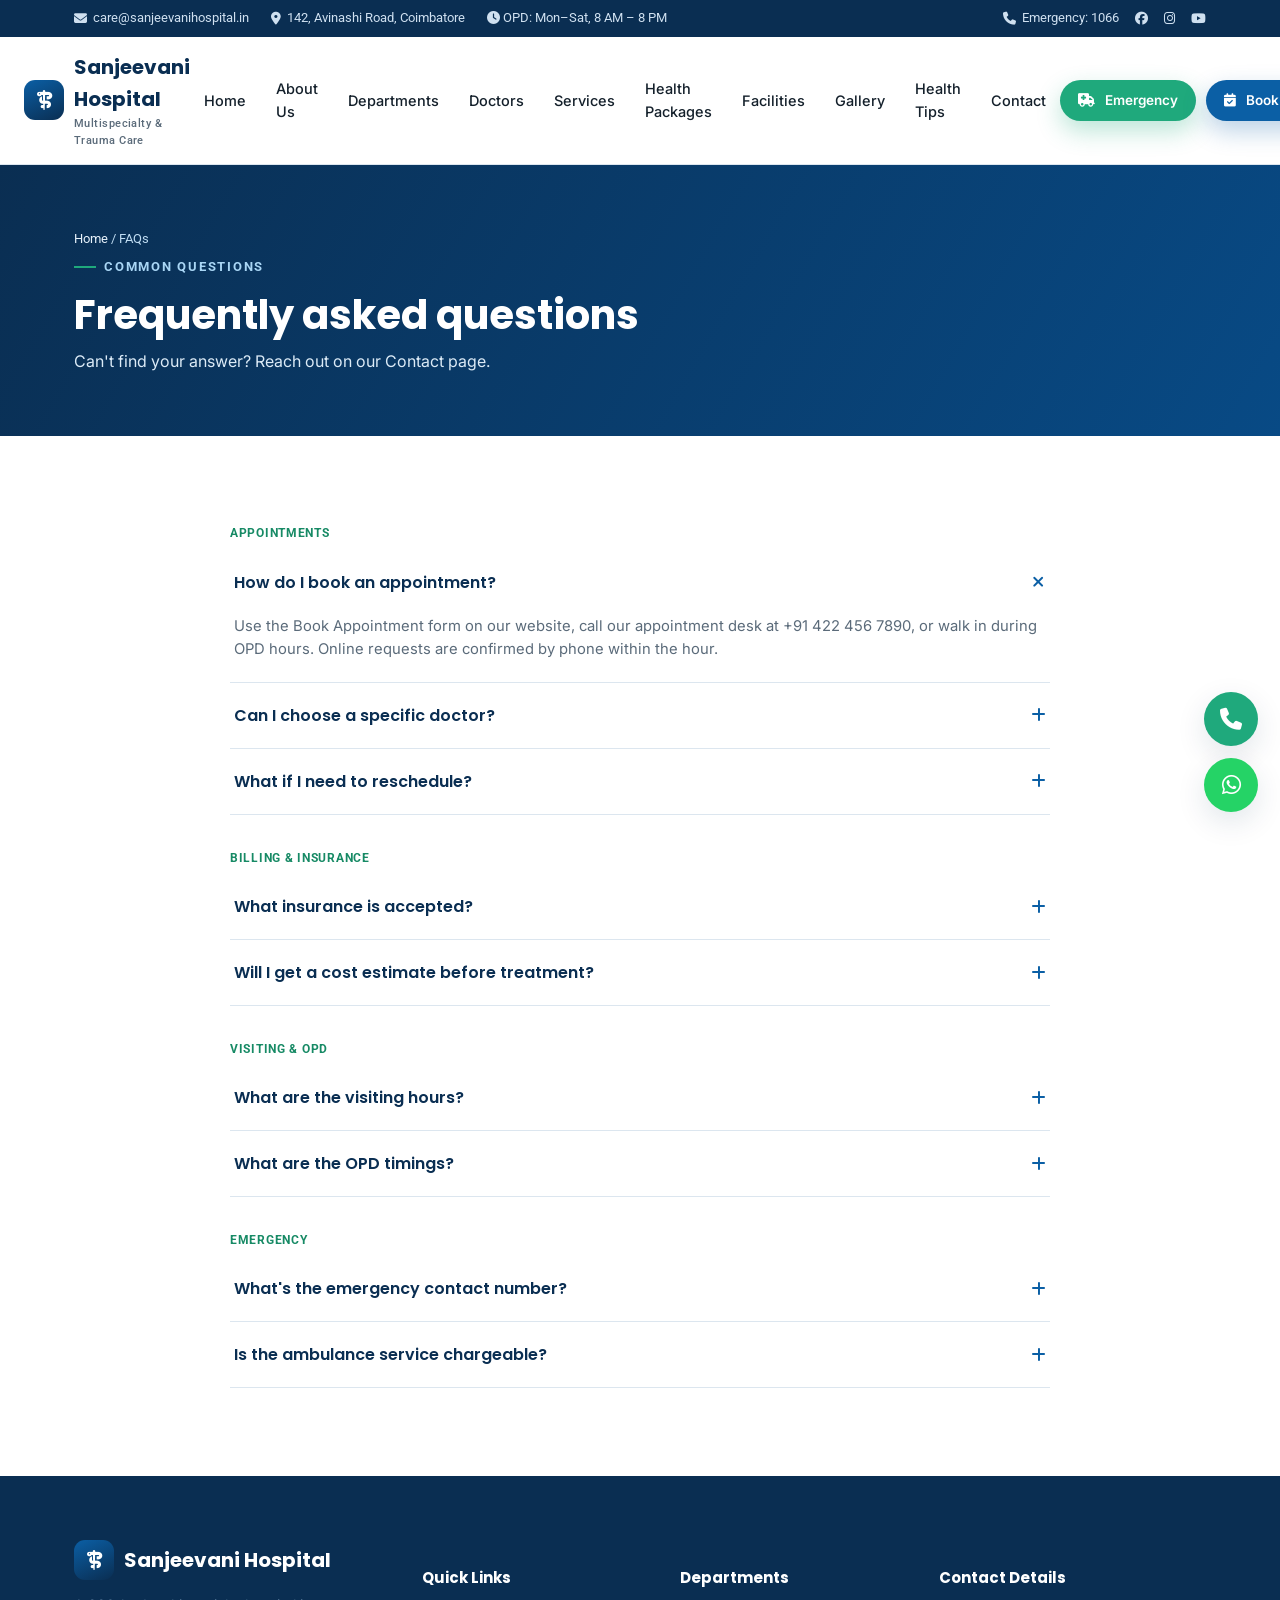
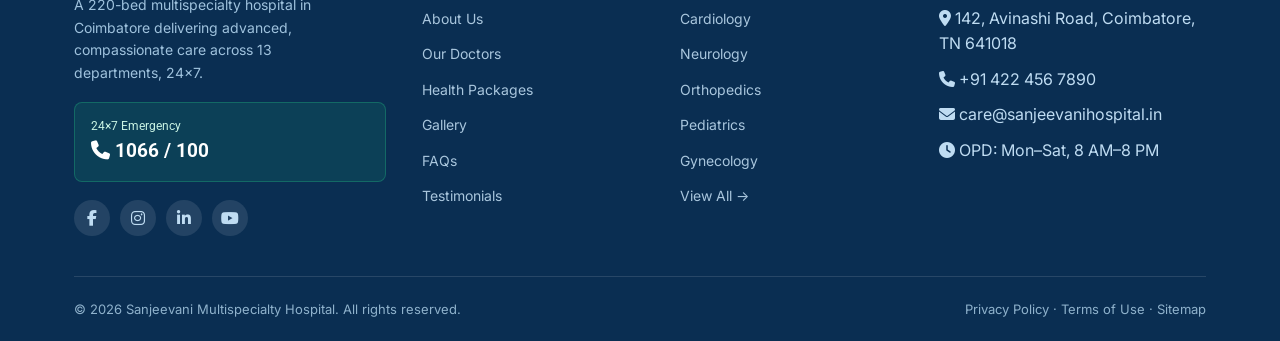
<file: faq.html>
<!DOCTYPE html>
<html lang="en">
<head>
<meta charset="UTF-8">
<meta name="viewport" content="width=device-width, initial-scale=1.0">
<title>FAQs | Sanjeevani Multispecialty Hospital</title>
<meta name="description" content="Answers to common questions about appointments, billing and visiting hours.">
<link rel="icon" href="data:image/svg+xml,<svg xmlns=%22http://www.w3.org/2000/svg%22 viewBox=%220 0 100 100%22><rect width=%22100%22 height=%22100%22 rx=%2222%22 fill=%22%230A2E52%22/><text x=%2250%22 y=%2266%22 font-size=%2255%22 fill=%22%231FA97C%22 text-anchor=%22middle%22 font-family=%22Arial%22>+</text></svg>">
<link rel="preconnect" href="https://fonts.googleapis.com">
<link href="https://fonts.googleapis.com/css2?family=Poppins:wght@500;600;700;800&family=Inter:wght@400;500;600;700&family=Roboto:wght@400;500;700&display=swap" rel="stylesheet">
<link rel="stylesheet" href="https://cdnjs.cloudflare.com/ajax/libs/font-awesome/6.5.1/css/all.min.css">
<link rel="stylesheet" href="./styles.css">
</head>
<body>
<div class="topbar">
  <div class="container">
    <div class="topbar-left">
      <a href="mailto:care@sanjeevanihospital.in"><i class="fa-solid fa-envelope"></i> care@sanjeevanihospital.in</a>
      <a href="contact.html"><i class="fa-solid fa-location-dot"></i> 142, Avinashi Road, Coimbatore</a>
      <span><i class="fa-solid fa-clock"></i> OPD: Mon–Sat, 8 AM – 8 PM</span>
    </div>
    <div class="topbar-right">
      <a href="tel:1066"><i class="fa-solid fa-phone"></i> Emergency: 1066</a>
      <a href="#"><i class="fa-brands fa-facebook"></i></a>
      <a href="#"><i class="fa-brands fa-instagram"></i></a>
      <a href="#"><i class="fa-brands fa-youtube"></i></a>
    </div>
  </div>
</div>
<header class="navbar">
  <div class="nav-inner">
    <a href="index.html" class="brand">
      <span class="brand-mark"><i class="fa-solid fa-staff-snake"></i></span>
      <span>Sanjeevani Hospital<small>Multispecialty &amp; Trauma Care</small></span>
    </a>
    <nav class="nav-links" id="navLinks">
      <a href="index.html">Home</a>
      <a href="about.html">About Us</a>
      <a href="departments.html">Departments</a>
      <a href="doctors.html">Doctors</a>
      <a href="services.html">Services</a>
      <a href="packages.html">Health Packages</a>
      <a href="facilities.html">Facilities</a>
      <a href="gallery.html">Gallery</a>
      <a href="blog.html">Health Tips</a>
      <a href="contact.html">Contact</a>
    </nav>
    <div class="nav-cta">
      <a href="emergency.html" class="btn btn-emergency btn-sm"><i class="fa-solid fa-truck-medical"></i> Emergency</a>
      <a href="appointment.html" class="btn btn-primary btn-sm"><i class="fa-solid fa-calendar-check"></i> <span>Book Appointment</span></a>
      <button class="nav-toggle" aria-label="Toggle menu"><i class="fa-solid fa-bars"></i></button>
    </div>
  </div>
</header>
<main>
<section class="page-header">
  <div class="container">
    <div class="breadcrumb"><a href="index.html">Home</a> / FAQs</div>
    <div class="eyebrow">Common questions</div>
    <h1>Frequently asked questions</h1>
    <p style="color:#dcebf7;max-width:560px;">Can't find your answer? Reach out on our Contact page.</p>
  </div>
</section>

<section>
  <div class="container">
    <div class="faq-list">

      <div class="faq-cat">Appointments</div>
      <div class="faq-item open">
        <button class="faq-q">How do I book an appointment? <i class="fa-solid fa-plus"></i></button>
        <div class="faq-a" style="max-height:200px;"><p>Use the Book Appointment form on our website, call our appointment desk at +91 422 456 7890, or walk in during OPD hours. Online requests are confirmed by phone within the hour.</p></div>
      </div>
      <div class="faq-item">
        <button class="faq-q">Can I choose a specific doctor? <i class="fa-solid fa-plus"></i></button>
        <div class="faq-a"><p>Yes — select your preferred doctor on the appointment form, or call the desk if your preferred doctor doesn't appear for your chosen department.</p></div>
      </div>
      <div class="faq-item">
        <button class="faq-q">What if I need to reschedule? <i class="fa-solid fa-plus"></i></button>
        <div class="faq-a"><p>Call the appointment desk at least two hours before your slot and we'll move it to the next available opening with the same doctor.</p></div>
      </div>

      <div class="faq-cat">Billing &amp; Insurance</div>
      <div class="faq-item">
        <button class="faq-q">What insurance is accepted? <i class="fa-solid fa-plus"></i></button>
        <div class="faq-a"><p>We accept most major insurance providers and offer cashless treatment for empanelled insurers. Bring your insurance card and ID to the billing counter on admission.</p></div>
      </div>
      <div class="faq-item">
        <button class="faq-q">Will I get a cost estimate before treatment? <i class="fa-solid fa-plus"></i></button>
        <div class="faq-a"><p>Yes, our billing counsellor provides a written estimate before any planned procedure or admission, so there are no surprises.</p></div>
      </div>

      <div class="faq-cat">Visiting &amp; OPD</div>
      <div class="faq-item">
        <button class="faq-q">What are the visiting hours? <i class="fa-solid fa-plus"></i></button>
        <div class="faq-a"><p>General wards: 11 AM–1 PM and 5 PM–7 PM daily. ICU visiting is limited to 15 minutes, twice a day, for immediate family only.</p></div>
      </div>
      <div class="faq-item">
        <button class="faq-q">What are the OPD timings? <i class="fa-solid fa-plus"></i></button>
        <div class="faq-a"><p>Most departments run Monday–Saturday, 8 AM–8 PM. Individual specialist timings are listed on each department's page.</p></div>
      </div>

      <div class="faq-cat">Emergency</div>
      <div class="faq-item">
        <button class="faq-q">What's the emergency contact number? <i class="fa-solid fa-plus"></i></button>
        <div class="faq-a"><p>Call 1066 or 100 for our 24×7 emergency helpline and ambulance dispatch. Our Emergency Block is open every day, all day.</p></div>
      </div>
      <div class="faq-item">
        <button class="faq-q">Is the ambulance service chargeable? <i class="fa-solid fa-plus"></i></button>
        <div class="faq-a"><p>Ambulance dispatch within city limits is free for genuine emergencies. Longer-distance transfers are charged at standard mileage rates.</p></div>
      </div>

    </div>
  </div>
</section>
</main>
<footer>
  <div class="container">
    <div class="footer-grid">
      <div class="footer-brand">
        <a href="index.html" class="brand">
          <span class="brand-mark"><i class="fa-solid fa-staff-snake"></i></span>
          <span>Sanjeevani Hospital</span>
        </a>
        <p>A 220-bed multispecialty hospital in Coimbatore delivering advanced, compassionate care across 13 departments, 24×7.</p>
        <div class="footer-emg">
          <div style="font-family:var(--ff-data);font-size:12px;color:#c9f4e4;">24×7 Emergency</div>
          <div class="num"><i class="fa-solid fa-phone"></i> 1066 / 100</div>
        </div>
        <div class="social-row">
          <a href="#"><i class="fa-brands fa-facebook-f"></i></a>
          <a href="#"><i class="fa-brands fa-instagram"></i></a>
          <a href="#"><i class="fa-brands fa-linkedin-in"></i></a>
          <a href="#"><i class="fa-brands fa-youtube"></i></a>
        </div>
      </div>
      <div class="footer-col">
        <h5>Quick Links</h5>
        <ul>
          <li><a href="about.html">About Us</a></li>
          <li><a href="doctors.html">Our Doctors</a></li>
          <li><a href="packages.html">Health Packages</a></li>
          <li><a href="gallery.html">Gallery</a></li>
          <li><a href="faq.html">FAQs</a></li>
          <li><a href="testimonials.html">Testimonials</a></li>
        </ul>
      </div>
      <div class="footer-col">
        <h5>Departments</h5>
        <ul>
          <li><a href="departments.html">Cardiology</a></li>
          <li><a href="departments.html">Neurology</a></li>
          <li><a href="departments.html">Orthopedics</a></li>
          <li><a href="departments.html">Pediatrics</a></li>
          <li><a href="departments.html">Gynecology</a></li>
          <li><a href="departments.html">View All →</a></li>
        </ul>
      </div>
      <div class="footer-col">
        <h5>Contact Details</h5>
        <ul>
          <li><i class="fa-solid fa-location-dot"></i> 142, Avinashi Road, Coimbatore, TN 641018</li>
          <li><i class="fa-solid fa-phone"></i> +91 422 456 7890</li>
          <li><i class="fa-solid fa-envelope"></i> care@sanjeevanihospital.in</li>
          <li><i class="fa-solid fa-clock"></i> OPD: Mon–Sat, 8 AM–8 PM</li>
        </ul>
      </div>
    </div>
    <div class="footer-bottom">
      <span>© <span class="cur-year">2026</span> Sanjeevani Multispecialty Hospital. All rights reserved.</span>
      <span><a href="#">Privacy Policy</a> · <a href="#">Terms of Use</a> · <a href="contact.html">Sitemap</a></span>
    </div>
  </div>
</footer>

<div class="float-stack">
  <a href="tel:1066" class="float-btn float-call" aria-label="Emergency call"><i class="fa-solid fa-phone"></i></a>
  <a href="https://wa.me/914224567890" class="float-btn float-wa" aria-label="Chat on WhatsApp" target="_blank" rel="noopener"><i class="fa-brands fa-whatsapp"></i></a>
  <button class="float-btn float-top" aria-label="Back to top"><i class="fa-solid fa-arrow-up"></i></button>
</div>

<script src="./script.js"></script>
</body></html>
</file>
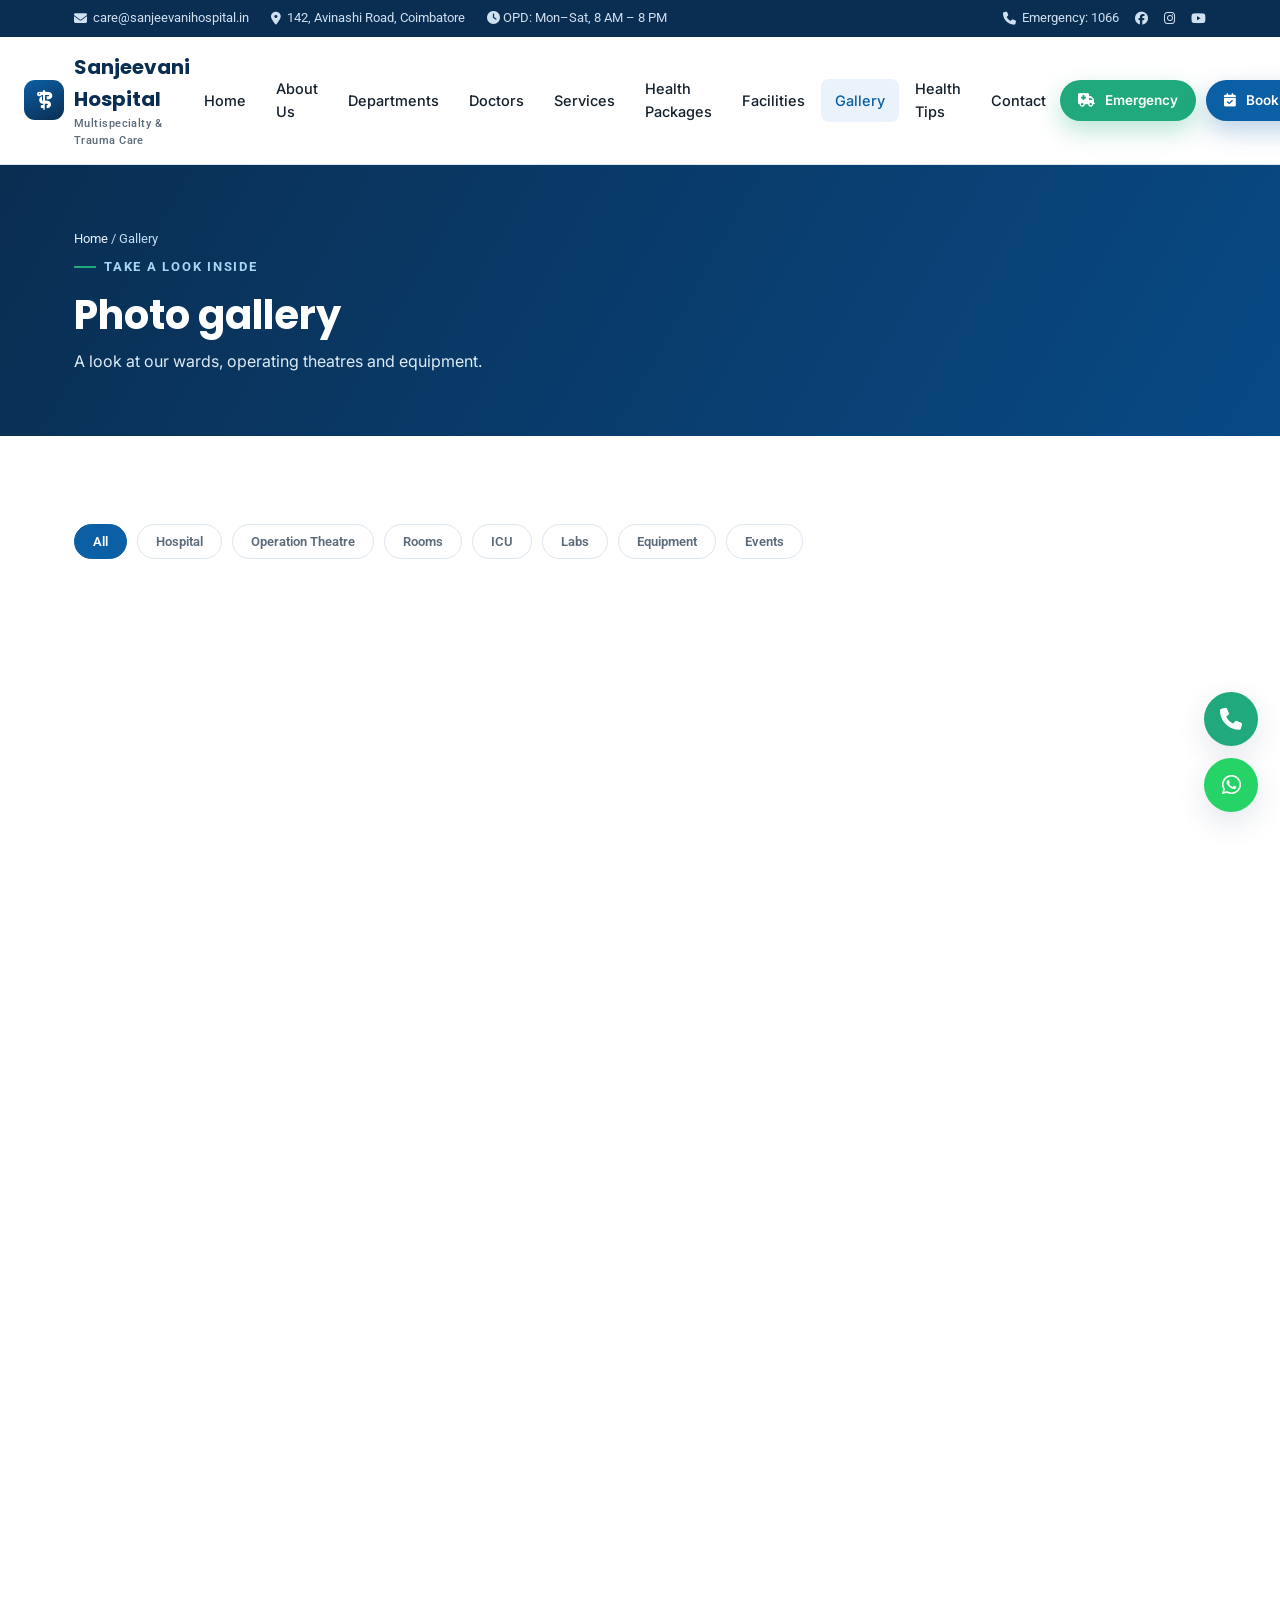
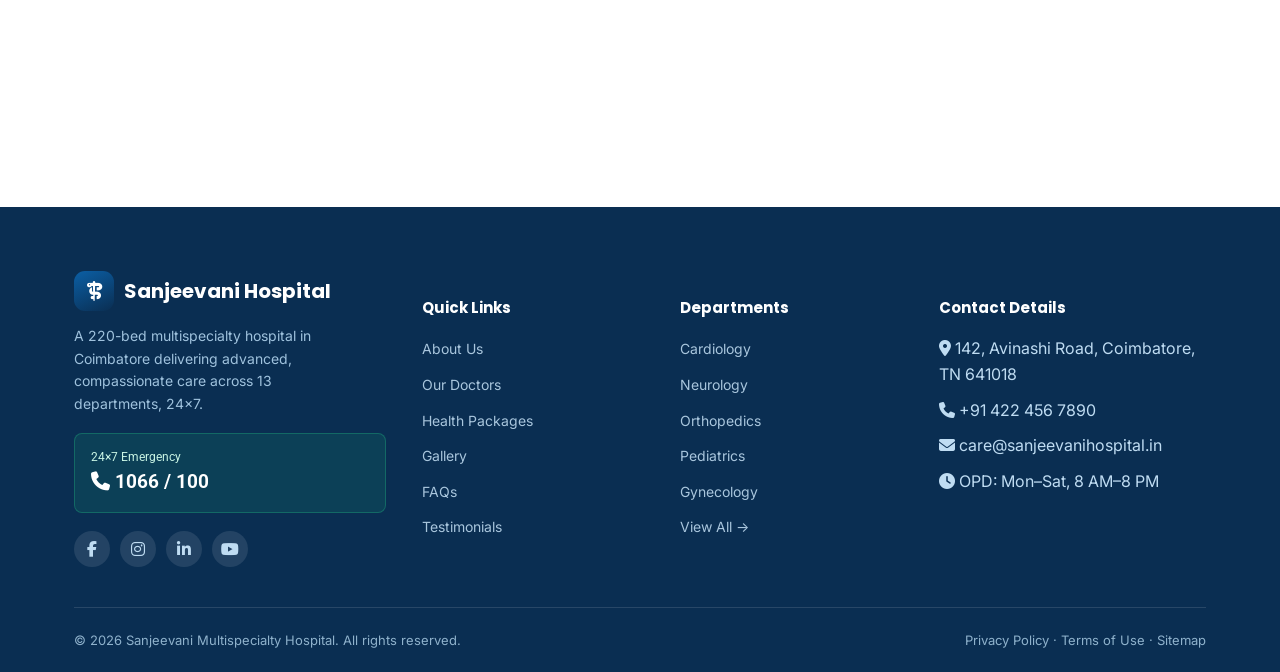
<file: gallery.html>
<!DOCTYPE html>
<html lang="en">
<head>
<meta charset="UTF-8">
<meta name="viewport" content="width=device-width, initial-scale=1.0">
<title>Gallery | Sanjeevani Multispecialty Hospital</title>
<meta name="description" content="Photos of our hospital, wards, ICU, labs and equipment.">
<link rel="icon" href="data:image/svg+xml,<svg xmlns=%22http://www.w3.org/2000/svg%22 viewBox=%220 0 100 100%22><rect width=%22100%22 height=%22100%22 rx=%2222%22 fill=%22%230A2E52%22/><text x=%2250%22 y=%2266%22 font-size=%2255%22 fill=%22%231FA97C%22 text-anchor=%22middle%22 font-family=%22Arial%22>+</text></svg>">
<link rel="preconnect" href="https://fonts.googleapis.com">
<link href="https://fonts.googleapis.com/css2?family=Poppins:wght@500;600;700;800&family=Inter:wght@400;500;600;700&family=Roboto:wght@400;500;700&display=swap" rel="stylesheet">
<link rel="stylesheet" href="https://cdnjs.cloudflare.com/ajax/libs/font-awesome/6.5.1/css/all.min.css">
<link rel="stylesheet" href="./styles.css">
</head>
<body>
<div class="topbar">
  <div class="container">
    <div class="topbar-left">
      <a href="mailto:care@sanjeevanihospital.in"><i class="fa-solid fa-envelope"></i> care@sanjeevanihospital.in</a>
      <a href="contact.html"><i class="fa-solid fa-location-dot"></i> 142, Avinashi Road, Coimbatore</a>
      <span><i class="fa-solid fa-clock"></i> OPD: Mon–Sat, 8 AM – 8 PM</span>
    </div>
    <div class="topbar-right">
      <a href="tel:1066"><i class="fa-solid fa-phone"></i> Emergency: 1066</a>
      <a href="#"><i class="fa-brands fa-facebook"></i></a>
      <a href="#"><i class="fa-brands fa-instagram"></i></a>
      <a href="#"><i class="fa-brands fa-youtube"></i></a>
    </div>
  </div>
</div>
<header class="navbar">
  <div class="nav-inner">
    <a href="index.html" class="brand">
      <span class="brand-mark"><i class="fa-solid fa-staff-snake"></i></span>
      <span>Sanjeevani Hospital<small>Multispecialty &amp; Trauma Care</small></span>
    </a>
    <nav class="nav-links" id="navLinks">
      <a href="index.html">Home</a>
      <a href="about.html">About Us</a>
      <a href="departments.html">Departments</a>
      <a href="doctors.html">Doctors</a>
      <a href="services.html">Services</a>
      <a href="packages.html">Health Packages</a>
      <a href="facilities.html">Facilities</a>
      <a href="gallery.html">Gallery</a>
      <a href="blog.html">Health Tips</a>
      <a href="contact.html">Contact</a>
    </nav>
    <div class="nav-cta">
      <a href="emergency.html" class="btn btn-emergency btn-sm"><i class="fa-solid fa-truck-medical"></i> Emergency</a>
      <a href="appointment.html" class="btn btn-primary btn-sm"><i class="fa-solid fa-calendar-check"></i> <span>Book Appointment</span></a>
      <button class="nav-toggle" aria-label="Toggle menu"><i class="fa-solid fa-bars"></i></button>
    </div>
  </div>
</header>
<main>
<section class="page-header">
  <div class="container">
    <div class="breadcrumb"><a href="index.html">Home</a> / Gallery</div>
    <div class="eyebrow">Take a look inside</div>
    <h1>Photo gallery</h1>
    <p style="color:#dcebf7;max-width:560px;">A look at our wards, operating theatres and equipment.</p>
  </div>
</section>

<section>
  <div class="container">
    <div class="gallery-filters">
      <button class="gfilter active" data-filter="all">All</button>
      <button class="gfilter" data-filter="hospital">Hospital</button>
      <button class="gfilter" data-filter="ot">Operation Theatre</button>
      <button class="gfilter" data-filter="rooms">Rooms</button>
      <button class="gfilter" data-filter="icu">ICU</button>
      <button class="gfilter" data-filter="labs">Labs</button>
      <button class="gfilter" data-filter="equipment">Equipment</button>
      <button class="gfilter" data-filter="events">Events</button>
    </div>
    <div class="gallery-grid">
      <div class="gitem" data-cat="hospital" style="background-image:url('https://images.unsplash.com/photo-1519494026892-80bbd2d6fd0d?auto=format&fit=crop&w=500&q=70');"><span class="cap">Hospital exterior</span></div>
      <div class="gitem" data-cat="hospital" style="background-image:url('https://images.unsplash.com/photo-1587351021355-a479a299d2f9?auto=format&fit=crop&w=500&q=70');"><span class="cap">Main entrance</span></div>
      <div class="gitem" data-cat="ot" style="background-image:url('https://images.unsplash.com/photo-1551601651-2a8555f1a136?auto=format&fit=crop&w=500&q=70');"><span class="cap">Operation theatre</span></div>
      <div class="gitem" data-cat="ot" style="background-image:url('https://images.unsplash.com/photo-1584982751601-97dcc096659c?auto=format&fit=crop&w=500&q=70');"><span class="cap">Surgical team</span></div>
      <div class="gitem" data-cat="rooms" style="background-image:url('https://images.unsplash.com/photo-1516549655169-df83a0774514?auto=format&fit=crop&w=500&q=70');"><span class="cap">Private patient room</span></div>
      <div class="gitem" data-cat="rooms" style="background-image:url('https://images.unsplash.com/photo-1631217868264-e5b90bb7e133?auto=format&fit=crop&w=500&q=70');"><span class="cap">General ward</span></div>
      <div class="gitem" data-cat="icu" style="background-image:url('https://images.unsplash.com/photo-1587351021355-2f5c74d0e5e5?auto=format&fit=crop&w=500&q=70');"><span class="cap">ICU bay</span></div>
      <div class="gitem" data-cat="icu" style="background-image:url('https://images.unsplash.com/photo-1516574187841-cb9cc2ca948b?auto=format&fit=crop&w=500&q=70');"><span class="cap">Critical care monitoring</span></div>
      <div class="gitem" data-cat="labs" style="background-image:url('https://images.unsplash.com/photo-1579154204601-01588f351e67?auto=format&fit=crop&w=500&q=70');"><span class="cap">Diagnostic lab</span></div>
      <div class="gitem" data-cat="labs" style="background-image:url('https://images.unsplash.com/photo-1579154204449-d9d9a6e3d4bd?auto=format&fit=crop&w=500&q=70');"><span class="cap">Sample processing</span></div>
      <div class="gitem" data-cat="equipment" style="background-image:url('https://images.unsplash.com/photo-1516549655169-df83a0774514?auto=format&fit=crop&w=500&q=70');"><span class="cap">Imaging equipment</span></div>
      <div class="gitem" data-cat="equipment" style="background-image:url('https://images.unsplash.com/photo-1587854692152-cbe660dbde88?auto=format&fit=crop&w=500&q=70');"><span class="cap">Monitoring equipment</span></div>
      <div class="gitem" data-cat="events" style="background-image:url('https://images.unsplash.com/photo-1576091160550-2173dba999ef?auto=format&fit=crop&w=500&q=70');"><span class="cap">Free health camp</span></div>
      <div class="gitem" data-cat="events" style="background-image:url('https://images.unsplash.com/photo-1576091160399-112ba8d25d1d?auto=format&fit=crop&w=500&q=70');"><span class="cap">Blood donation drive</span></div>
      <div class="gitem" data-cat="hospital" style="background-image:url('https://images.unsplash.com/photo-1629909613654-28e377c37b09?auto=format&fit=crop&w=500&q=70');"><span class="cap">Reception lobby</span></div>
      <div class="gitem" data-cat="ambulance" style="background-image:url('https://images.unsplash.com/photo-1587351021355-a479a299d2f9?auto=format&fit=crop&w=500&q=70');"><span class="cap">Ambulance fleet</span></div>
    </div>
  </div>
</section>
</main>
<footer>
  <div class="container">
    <div class="footer-grid">
      <div class="footer-brand">
        <a href="index.html" class="brand">
          <span class="brand-mark"><i class="fa-solid fa-staff-snake"></i></span>
          <span>Sanjeevani Hospital</span>
        </a>
        <p>A 220-bed multispecialty hospital in Coimbatore delivering advanced, compassionate care across 13 departments, 24×7.</p>
        <div class="footer-emg">
          <div style="font-family:var(--ff-data);font-size:12px;color:#c9f4e4;">24×7 Emergency</div>
          <div class="num"><i class="fa-solid fa-phone"></i> 1066 / 100</div>
        </div>
        <div class="social-row">
          <a href="#"><i class="fa-brands fa-facebook-f"></i></a>
          <a href="#"><i class="fa-brands fa-instagram"></i></a>
          <a href="#"><i class="fa-brands fa-linkedin-in"></i></a>
          <a href="#"><i class="fa-brands fa-youtube"></i></a>
        </div>
      </div>
      <div class="footer-col">
        <h5>Quick Links</h5>
        <ul>
          <li><a href="about.html">About Us</a></li>
          <li><a href="doctors.html">Our Doctors</a></li>
          <li><a href="packages.html">Health Packages</a></li>
          <li><a href="gallery.html">Gallery</a></li>
          <li><a href="faq.html">FAQs</a></li>
          <li><a href="testimonials.html">Testimonials</a></li>
        </ul>
      </div>
      <div class="footer-col">
        <h5>Departments</h5>
        <ul>
          <li><a href="departments.html">Cardiology</a></li>
          <li><a href="departments.html">Neurology</a></li>
          <li><a href="departments.html">Orthopedics</a></li>
          <li><a href="departments.html">Pediatrics</a></li>
          <li><a href="departments.html">Gynecology</a></li>
          <li><a href="departments.html">View All →</a></li>
        </ul>
      </div>
      <div class="footer-col">
        <h5>Contact Details</h5>
        <ul>
          <li><i class="fa-solid fa-location-dot"></i> 142, Avinashi Road, Coimbatore, TN 641018</li>
          <li><i class="fa-solid fa-phone"></i> +91 422 456 7890</li>
          <li><i class="fa-solid fa-envelope"></i> care@sanjeevanihospital.in</li>
          <li><i class="fa-solid fa-clock"></i> OPD: Mon–Sat, 8 AM–8 PM</li>
        </ul>
      </div>
    </div>
    <div class="footer-bottom">
      <span>© <span class="cur-year">2026</span> Sanjeevani Multispecialty Hospital. All rights reserved.</span>
      <span><a href="#">Privacy Policy</a> · <a href="#">Terms of Use</a> · <a href="contact.html">Sitemap</a></span>
    </div>
  </div>
</footer>

<div class="float-stack">
  <a href="tel:1066" class="float-btn float-call" aria-label="Emergency call"><i class="fa-solid fa-phone"></i></a>
  <a href="https://wa.me/914224567890" class="float-btn float-wa" aria-label="Chat on WhatsApp" target="_blank" rel="noopener"><i class="fa-brands fa-whatsapp"></i></a>
  <button class="float-btn float-top" aria-label="Back to top"><i class="fa-solid fa-arrow-up"></i></button>
</div>

<script src="./script.js"></script>
</body></html>
</file>
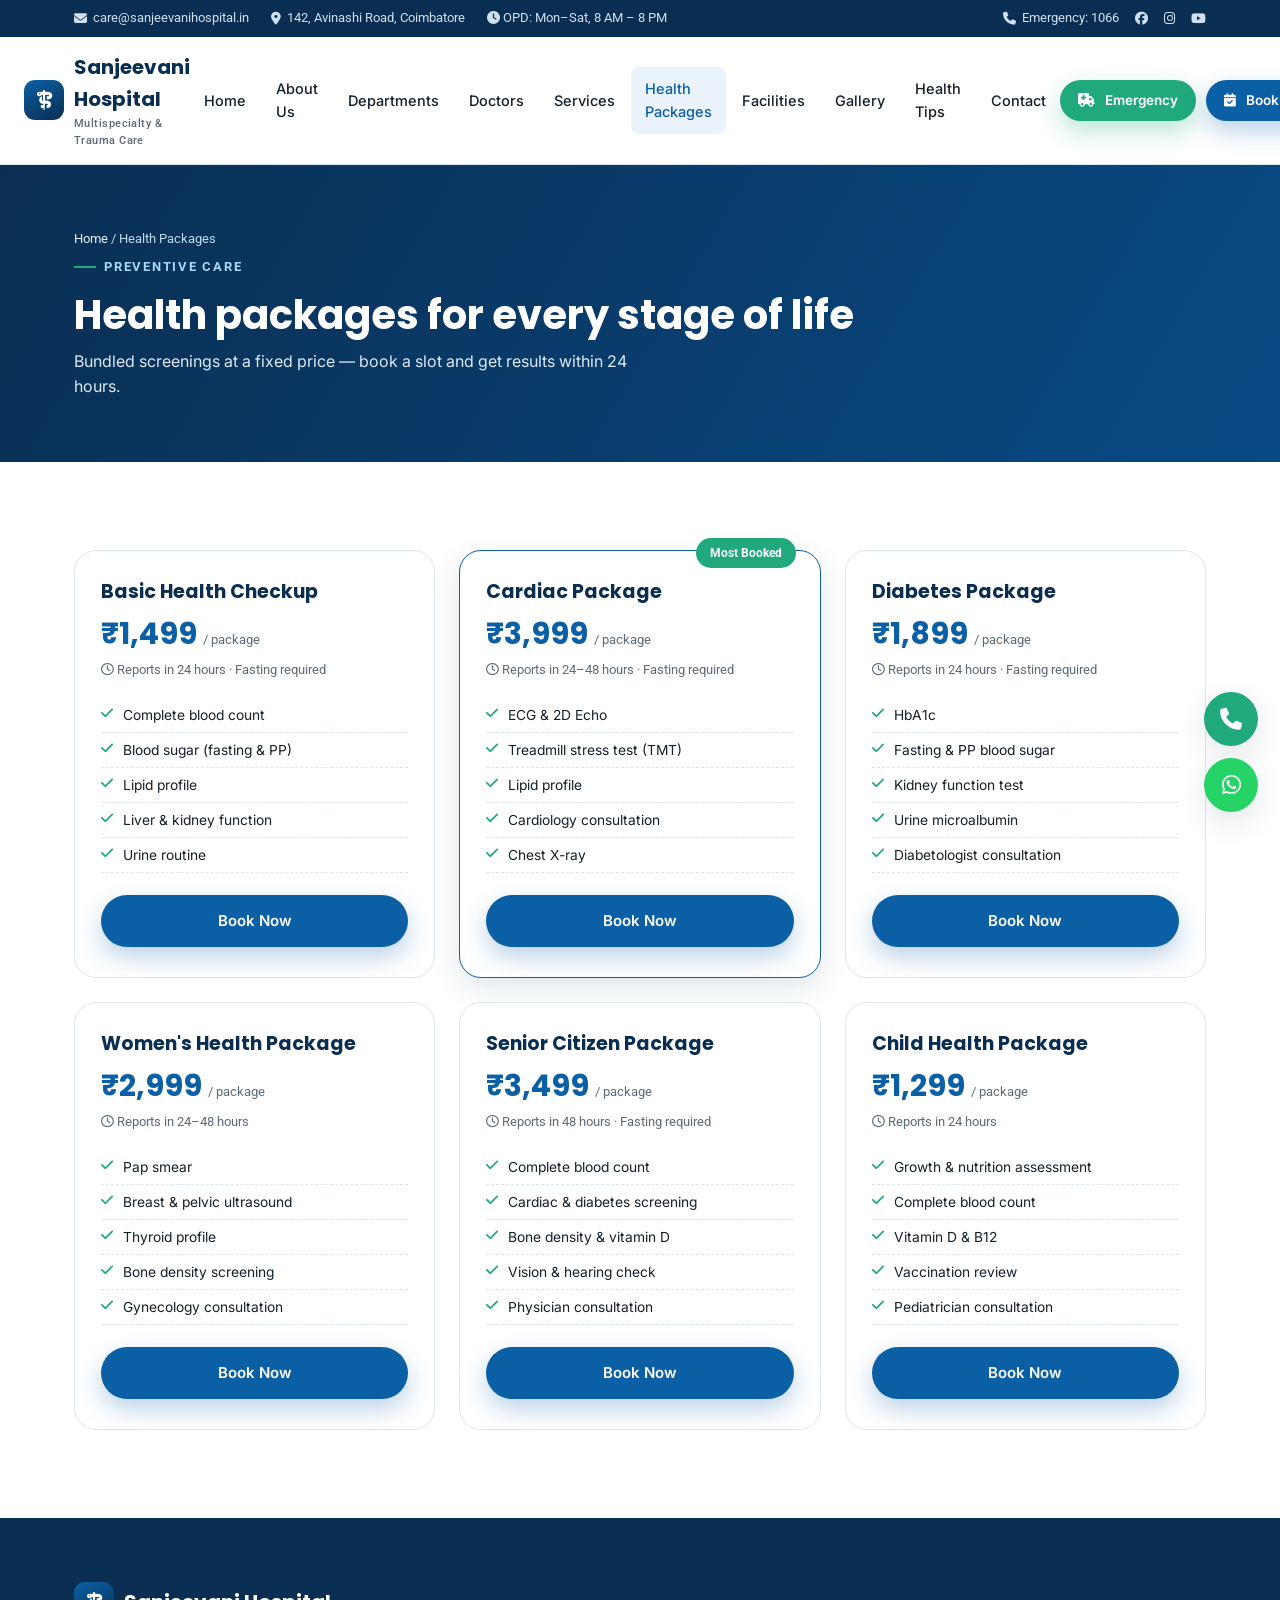
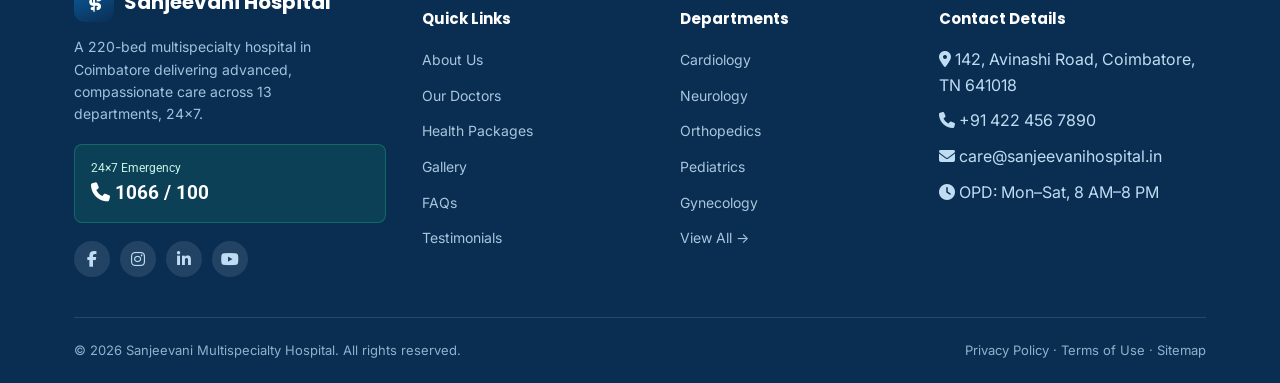
<file: packages.html>
<!DOCTYPE html>
<html lang="en">
<head>
<meta charset="UTF-8">
<meta name="viewport" content="width=device-width, initial-scale=1.0">
<title>Health Packages | Sanjeevani Multispecialty Hospital</title>
<meta name="description" content="Preventive health checkup packages for every age group.">
<link rel="icon" href="data:image/svg+xml,<svg xmlns=%22http://www.w3.org/2000/svg%22 viewBox=%220 0 100 100%22><rect width=%22100%22 height=%22100%22 rx=%2222%22 fill=%22%230A2E52%22/><text x=%2250%22 y=%2266%22 font-size=%2255%22 fill=%22%231FA97C%22 text-anchor=%22middle%22 font-family=%22Arial%22>+</text></svg>">
<link rel="preconnect" href="https://fonts.googleapis.com">
<link href="https://fonts.googleapis.com/css2?family=Poppins:wght@500;600;700;800&family=Inter:wght@400;500;600;700&family=Roboto:wght@400;500;700&display=swap" rel="stylesheet">
<link rel="stylesheet" href="https://cdnjs.cloudflare.com/ajax/libs/font-awesome/6.5.1/css/all.min.css">
<link rel="stylesheet" href="./styles.css">
</head>
<body>
<div class="topbar">
  <div class="container">
    <div class="topbar-left">
      <a href="mailto:care@sanjeevanihospital.in"><i class="fa-solid fa-envelope"></i> care@sanjeevanihospital.in</a>
      <a href="contact.html"><i class="fa-solid fa-location-dot"></i> 142, Avinashi Road, Coimbatore</a>
      <span><i class="fa-solid fa-clock"></i> OPD: Mon–Sat, 8 AM – 8 PM</span>
    </div>
    <div class="topbar-right">
      <a href="tel:1066"><i class="fa-solid fa-phone"></i> Emergency: 1066</a>
      <a href="#"><i class="fa-brands fa-facebook"></i></a>
      <a href="#"><i class="fa-brands fa-instagram"></i></a>
      <a href="#"><i class="fa-brands fa-youtube"></i></a>
    </div>
  </div>
</div>
<header class="navbar">
  <div class="nav-inner">
    <a href="index.html" class="brand">
      <span class="brand-mark"><i class="fa-solid fa-staff-snake"></i></span>
      <span>Sanjeevani Hospital<small>Multispecialty &amp; Trauma Care</small></span>
    </a>
    <nav class="nav-links" id="navLinks">
      <a href="index.html">Home</a>
      <a href="about.html">About Us</a>
      <a href="departments.html">Departments</a>
      <a href="doctors.html">Doctors</a>
      <a href="services.html">Services</a>
      <a href="packages.html">Health Packages</a>
      <a href="facilities.html">Facilities</a>
      <a href="gallery.html">Gallery</a>
      <a href="blog.html">Health Tips</a>
      <a href="contact.html">Contact</a>
    </nav>
    <div class="nav-cta">
      <a href="emergency.html" class="btn btn-emergency btn-sm"><i class="fa-solid fa-truck-medical"></i> Emergency</a>
      <a href="appointment.html" class="btn btn-primary btn-sm"><i class="fa-solid fa-calendar-check"></i> <span>Book Appointment</span></a>
      <button class="nav-toggle" aria-label="Toggle menu"><i class="fa-solid fa-bars"></i></button>
    </div>
  </div>
</header>
<main>
<section class="page-header">
  <div class="container">
    <div class="breadcrumb"><a href="index.html">Home</a> / Health Packages</div>
    <div class="eyebrow">Preventive care</div>
    <h1>Health packages for every stage of life</h1>
    <p style="color:#dcebf7;max-width:560px;">Bundled screenings at a fixed price — book a slot and get results within 24 hours.</p>
  </div>
</section>

<section>
  <div class="container">
    <div class="pkg-grid">

      <div class="pkg-card">
        <h4>Basic Health Checkup</h4>
        <div class="pkg-price">₹1,499 <span>/ package</span></div>
        <div class="pkg-duration"><i class="fa-regular fa-clock"></i> Reports in 24 hours · Fasting required</div>
        <ul class="pkg-tests">
          <li><i class="fa-solid fa-check"></i> Complete blood count</li>
          <li><i class="fa-solid fa-check"></i> Blood sugar (fasting &amp; PP)</li>
          <li><i class="fa-solid fa-check"></i> Lipid profile</li>
          <li><i class="fa-solid fa-check"></i> Liver &amp; kidney function</li>
          <li><i class="fa-solid fa-check"></i> Urine routine</li>
        </ul>
        <a href="appointment.html" class="btn btn-primary btn-block">Book Now</a>
      </div>

      <div class="pkg-card featured">
        <span class="pkg-badge">Most Booked</span>
        <h4>Cardiac Package</h4>
        <div class="pkg-price">₹3,999 <span>/ package</span></div>
        <div class="pkg-duration"><i class="fa-regular fa-clock"></i> Reports in 24–48 hours · Fasting required</div>
        <ul class="pkg-tests">
          <li><i class="fa-solid fa-check"></i> ECG &amp; 2D Echo</li>
          <li><i class="fa-solid fa-check"></i> Treadmill stress test (TMT)</li>
          <li><i class="fa-solid fa-check"></i> Lipid profile</li>
          <li><i class="fa-solid fa-check"></i> Cardiology consultation</li>
          <li><i class="fa-solid fa-check"></i> Chest X-ray</li>
        </ul>
        <a href="appointment.html" class="btn btn-primary btn-block">Book Now</a>
      </div>

      <div class="pkg-card">
        <h4>Diabetes Package</h4>
        <div class="pkg-price">₹1,899 <span>/ package</span></div>
        <div class="pkg-duration"><i class="fa-regular fa-clock"></i> Reports in 24 hours · Fasting required</div>
        <ul class="pkg-tests">
          <li><i class="fa-solid fa-check"></i> HbA1c</li>
          <li><i class="fa-solid fa-check"></i> Fasting &amp; PP blood sugar</li>
          <li><i class="fa-solid fa-check"></i> Kidney function test</li>
          <li><i class="fa-solid fa-check"></i> Urine microalbumin</li>
          <li><i class="fa-solid fa-check"></i> Diabetologist consultation</li>
        </ul>
        <a href="appointment.html" class="btn btn-primary btn-block">Book Now</a>
      </div>

      <div class="pkg-card">
        <h4>Women's Health Package</h4>
        <div class="pkg-price">₹2,999 <span>/ package</span></div>
        <div class="pkg-duration"><i class="fa-regular fa-clock"></i> Reports in 24–48 hours</div>
        <ul class="pkg-tests">
          <li><i class="fa-solid fa-check"></i> Pap smear</li>
          <li><i class="fa-solid fa-check"></i> Breast &amp; pelvic ultrasound</li>
          <li><i class="fa-solid fa-check"></i> Thyroid profile</li>
          <li><i class="fa-solid fa-check"></i> Bone density screening</li>
          <li><i class="fa-solid fa-check"></i> Gynecology consultation</li>
        </ul>
        <a href="appointment.html" class="btn btn-primary btn-block">Book Now</a>
      </div>

      <div class="pkg-card">
        <h4>Senior Citizen Package</h4>
        <div class="pkg-price">₹3,499 <span>/ package</span></div>
        <div class="pkg-duration"><i class="fa-regular fa-clock"></i> Reports in 48 hours · Fasting required</div>
        <ul class="pkg-tests">
          <li><i class="fa-solid fa-check"></i> Complete blood count</li>
          <li><i class="fa-solid fa-check"></i> Cardiac &amp; diabetes screening</li>
          <li><i class="fa-solid fa-check"></i> Bone density &amp; vitamin D</li>
          <li><i class="fa-solid fa-check"></i> Vision &amp; hearing check</li>
          <li><i class="fa-solid fa-check"></i> Physician consultation</li>
        </ul>
        <a href="appointment.html" class="btn btn-primary btn-block">Book Now</a>
      </div>

      <div class="pkg-card">
        <h4>Child Health Package</h4>
        <div class="pkg-price">₹1,299 <span>/ package</span></div>
        <div class="pkg-duration"><i class="fa-regular fa-clock"></i> Reports in 24 hours</div>
        <ul class="pkg-tests">
          <li><i class="fa-solid fa-check"></i> Growth &amp; nutrition assessment</li>
          <li><i class="fa-solid fa-check"></i> Complete blood count</li>
          <li><i class="fa-solid fa-check"></i> Vitamin D &amp; B12</li>
          <li><i class="fa-solid fa-check"></i> Vaccination review</li>
          <li><i class="fa-solid fa-check"></i> Pediatrician consultation</li>
        </ul>
        <a href="appointment.html" class="btn btn-primary btn-block">Book Now</a>
      </div>

    </div>
  </div>
</section>
</main>
<footer>
  <div class="container">
    <div class="footer-grid">
      <div class="footer-brand">
        <a href="index.html" class="brand">
          <span class="brand-mark"><i class="fa-solid fa-staff-snake"></i></span>
          <span>Sanjeevani Hospital</span>
        </a>
        <p>A 220-bed multispecialty hospital in Coimbatore delivering advanced, compassionate care across 13 departments, 24×7.</p>
        <div class="footer-emg">
          <div style="font-family:var(--ff-data);font-size:12px;color:#c9f4e4;">24×7 Emergency</div>
          <div class="num"><i class="fa-solid fa-phone"></i> 1066 / 100</div>
        </div>
        <div class="social-row">
          <a href="#"><i class="fa-brands fa-facebook-f"></i></a>
          <a href="#"><i class="fa-brands fa-instagram"></i></a>
          <a href="#"><i class="fa-brands fa-linkedin-in"></i></a>
          <a href="#"><i class="fa-brands fa-youtube"></i></a>
        </div>
      </div>
      <div class="footer-col">
        <h5>Quick Links</h5>
        <ul>
          <li><a href="about.html">About Us</a></li>
          <li><a href="doctors.html">Our Doctors</a></li>
          <li><a href="packages.html">Health Packages</a></li>
          <li><a href="gallery.html">Gallery</a></li>
          <li><a href="faq.html">FAQs</a></li>
          <li><a href="testimonials.html">Testimonials</a></li>
        </ul>
      </div>
      <div class="footer-col">
        <h5>Departments</h5>
        <ul>
          <li><a href="departments.html">Cardiology</a></li>
          <li><a href="departments.html">Neurology</a></li>
          <li><a href="departments.html">Orthopedics</a></li>
          <li><a href="departments.html">Pediatrics</a></li>
          <li><a href="departments.html">Gynecology</a></li>
          <li><a href="departments.html">View All →</a></li>
        </ul>
      </div>
      <div class="footer-col">
        <h5>Contact Details</h5>
        <ul>
          <li><i class="fa-solid fa-location-dot"></i> 142, Avinashi Road, Coimbatore, TN 641018</li>
          <li><i class="fa-solid fa-phone"></i> +91 422 456 7890</li>
          <li><i class="fa-solid fa-envelope"></i> care@sanjeevanihospital.in</li>
          <li><i class="fa-solid fa-clock"></i> OPD: Mon–Sat, 8 AM–8 PM</li>
        </ul>
      </div>
    </div>
    <div class="footer-bottom">
      <span>© <span class="cur-year">2026</span> Sanjeevani Multispecialty Hospital. All rights reserved.</span>
      <span><a href="#">Privacy Policy</a> · <a href="#">Terms of Use</a> · <a href="contact.html">Sitemap</a></span>
    </div>
  </div>
</footer>

<div class="float-stack">
  <a href="tel:1066" class="float-btn float-call" aria-label="Emergency call"><i class="fa-solid fa-phone"></i></a>
  <a href="https://wa.me/914224567890" class="float-btn float-wa" aria-label="Chat on WhatsApp" target="_blank" rel="noopener"><i class="fa-brands fa-whatsapp"></i></a>
  <button class="float-btn float-top" aria-label="Back to top"><i class="fa-solid fa-arrow-up"></i></button>
</div>

<script src="./script.js"></script>
</body></html>
</file>
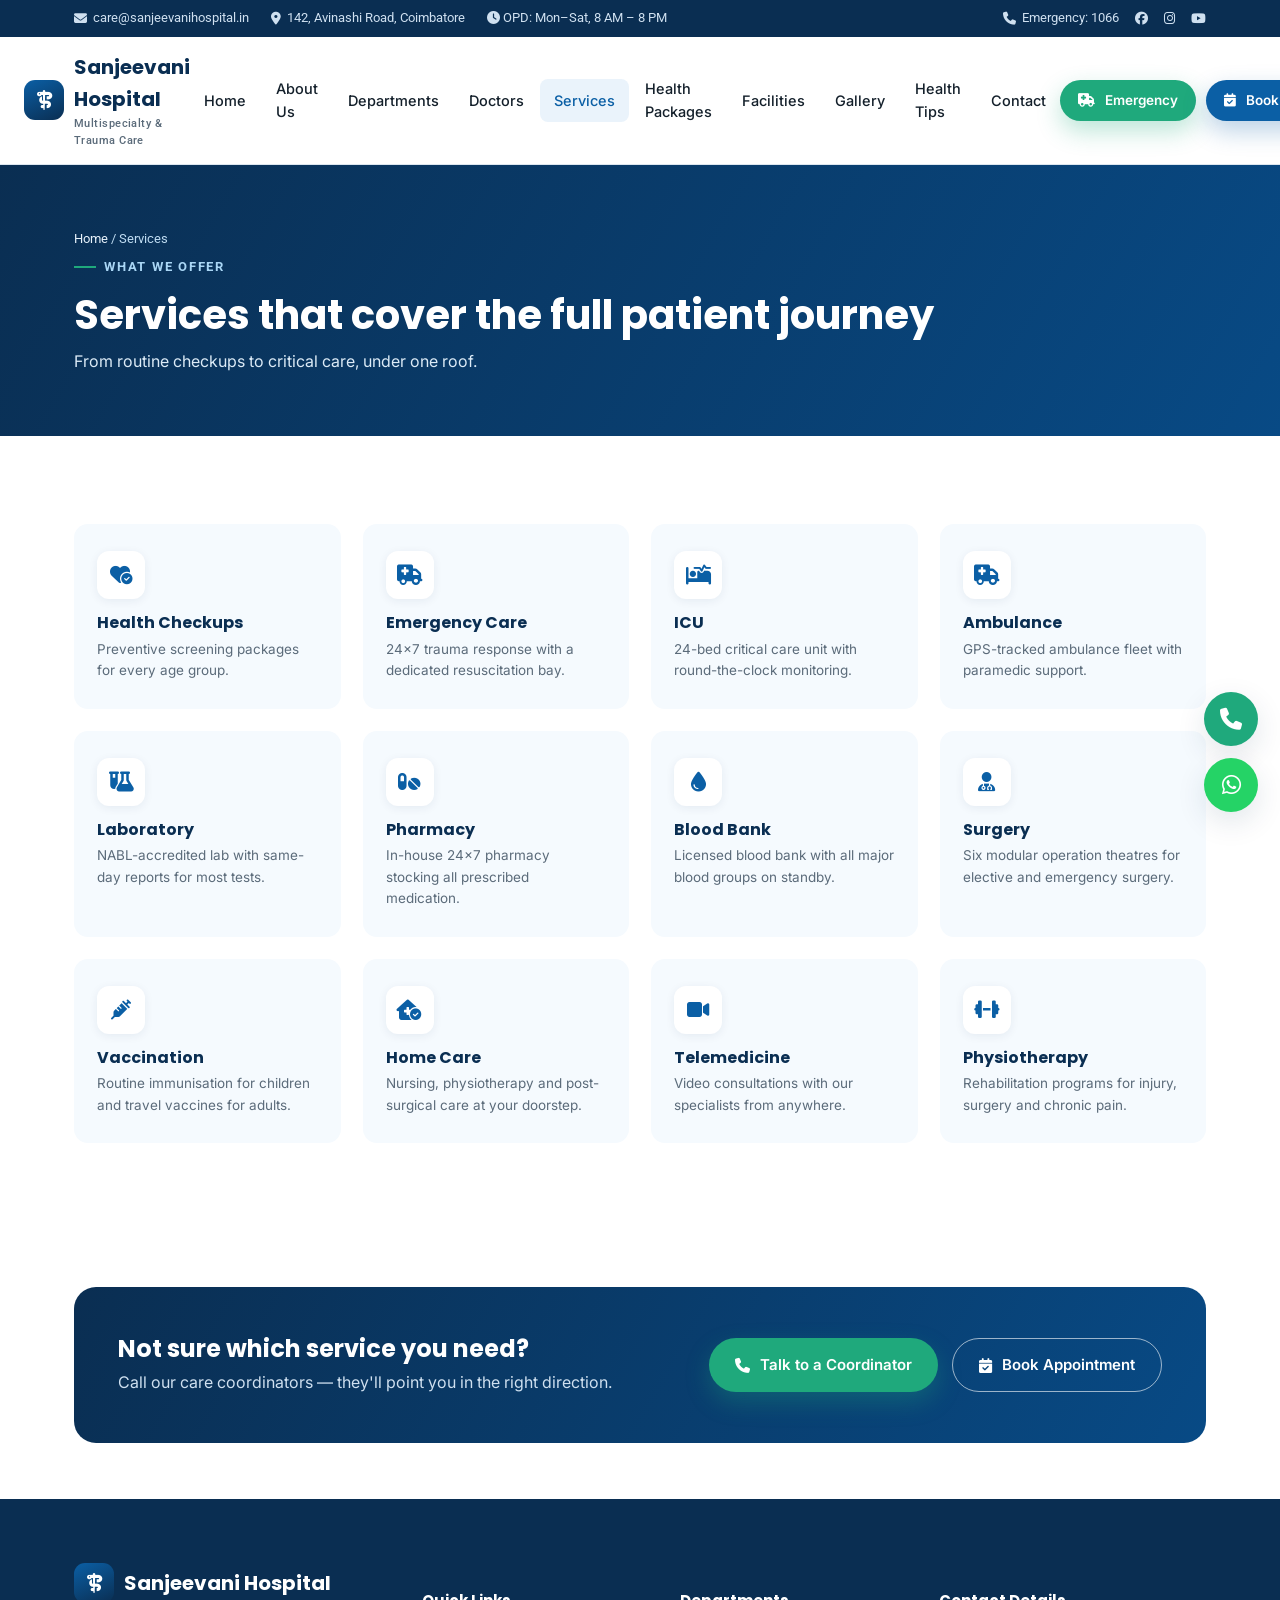
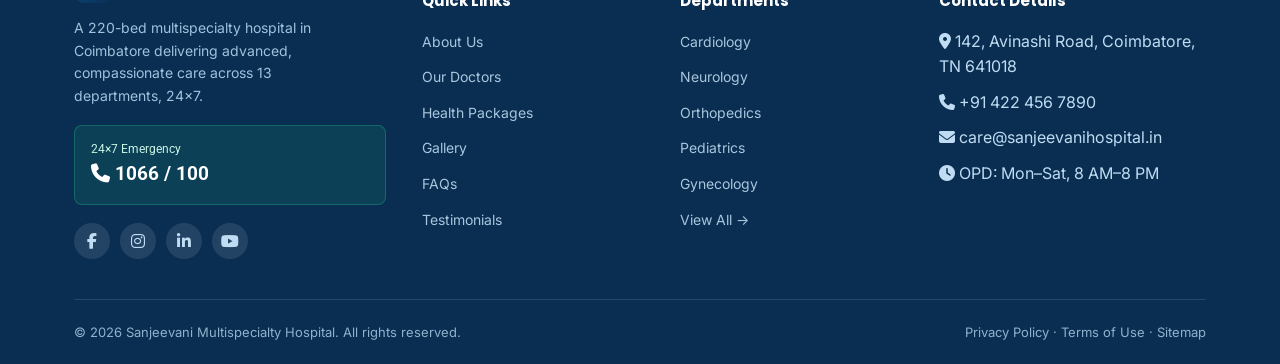
<file: services.html>
<!DOCTYPE html>
<html lang="en">
<head>
<meta charset="UTF-8">
<meta name="viewport" content="width=device-width, initial-scale=1.0">
<title>Services | Sanjeevani Multispecialty Hospital</title>
<meta name="description" content="Health checkups, ICU, ambulance, pharmacy, surgery and more.">
<link rel="icon" href="data:image/svg+xml,<svg xmlns=%22http://www.w3.org/2000/svg%22 viewBox=%220 0 100 100%22><rect width=%22100%22 height=%22100%22 rx=%2222%22 fill=%22%230A2E52%22/><text x=%2250%22 y=%2266%22 font-size=%2255%22 fill=%22%231FA97C%22 text-anchor=%22middle%22 font-family=%22Arial%22>+</text></svg>">
<link rel="preconnect" href="https://fonts.googleapis.com">
<link href="https://fonts.googleapis.com/css2?family=Poppins:wght@500;600;700;800&family=Inter:wght@400;500;600;700&family=Roboto:wght@400;500;700&display=swap" rel="stylesheet">
<link rel="stylesheet" href="https://cdnjs.cloudflare.com/ajax/libs/font-awesome/6.5.1/css/all.min.css">
<link rel="stylesheet" href="./styles.css">
</head>
<body>
<div class="topbar">
  <div class="container">
    <div class="topbar-left">
      <a href="mailto:care@sanjeevanihospital.in"><i class="fa-solid fa-envelope"></i> care@sanjeevanihospital.in</a>
      <a href="contact.html"><i class="fa-solid fa-location-dot"></i> 142, Avinashi Road, Coimbatore</a>
      <span><i class="fa-solid fa-clock"></i> OPD: Mon–Sat, 8 AM – 8 PM</span>
    </div>
    <div class="topbar-right">
      <a href="tel:1066"><i class="fa-solid fa-phone"></i> Emergency: 1066</a>
      <a href="#"><i class="fa-brands fa-facebook"></i></a>
      <a href="#"><i class="fa-brands fa-instagram"></i></a>
      <a href="#"><i class="fa-brands fa-youtube"></i></a>
    </div>
  </div>
</div>
<header class="navbar">
  <div class="nav-inner">
    <a href="index.html" class="brand">
      <span class="brand-mark"><i class="fa-solid fa-staff-snake"></i></span>
      <span>Sanjeevani Hospital<small>Multispecialty &amp; Trauma Care</small></span>
    </a>
    <nav class="nav-links" id="navLinks">
      <a href="index.html">Home</a>
      <a href="about.html">About Us</a>
      <a href="departments.html">Departments</a>
      <a href="doctors.html">Doctors</a>
      <a href="services.html">Services</a>
      <a href="packages.html">Health Packages</a>
      <a href="facilities.html">Facilities</a>
      <a href="gallery.html">Gallery</a>
      <a href="blog.html">Health Tips</a>
      <a href="contact.html">Contact</a>
    </nav>
    <div class="nav-cta">
      <a href="emergency.html" class="btn btn-emergency btn-sm"><i class="fa-solid fa-truck-medical"></i> Emergency</a>
      <a href="appointment.html" class="btn btn-primary btn-sm"><i class="fa-solid fa-calendar-check"></i> <span>Book Appointment</span></a>
      <button class="nav-toggle" aria-label="Toggle menu"><i class="fa-solid fa-bars"></i></button>
    </div>
  </div>
</header>
<main>
<section class="page-header">
  <div class="container">
    <div class="breadcrumb"><a href="index.html">Home</a> / Services</div>
    <div class="eyebrow">What we offer</div>
    <h1>Services that cover the full patient journey</h1>
    <p style="color:#dcebf7;max-width:560px;">From routine checkups to critical care, under one roof.</p>
  </div>
</section>

<section>
  <div class="container">
    <div class="service-grid">
      <div class="service-card"><span class="ic"><i class="fa-solid fa-heart-circle-check"></i></span><h4>Health Checkups</h4><p>Preventive screening packages for every age group.</p></div>
      <div class="service-card"><span class="ic"><i class="fa-solid fa-truck-medical"></i></span><h4>Emergency Care</h4><p>24×7 trauma response with a dedicated resuscitation bay.</p></div>
      <div class="service-card"><span class="ic"><i class="fa-solid fa-bed-pulse"></i></span><h4>ICU</h4><p>24-bed critical care unit with round-the-clock monitoring.</p></div>
      <div class="service-card"><span class="ic"><i class="fa-solid fa-ambulance"></i></span><h4>Ambulance</h4><p>GPS-tracked ambulance fleet with paramedic support.</p></div>
      <div class="service-card"><span class="ic"><i class="fa-solid fa-flask-vial"></i></span><h4>Laboratory</h4><p>NABL-accredited lab with same-day reports for most tests.</p></div>
      <div class="service-card"><span class="ic"><i class="fa-solid fa-pills"></i></span><h4>Pharmacy</h4><p>In-house 24×7 pharmacy stocking all prescribed medication.</p></div>
      <div class="service-card"><span class="ic"><i class="fa-solid fa-droplet"></i></span><h4>Blood Bank</h4><p>Licensed blood bank with all major blood groups on standby.</p></div>
      <div class="service-card"><span class="ic"><i class="fa-solid fa-user-doctor"></i></span><h4>Surgery</h4><p>Six modular operation theatres for elective and emergency surgery.</p></div>
      <div class="service-card"><span class="ic"><i class="fa-solid fa-syringe"></i></span><h4>Vaccination</h4><p>Routine immunisation for children and travel vaccines for adults.</p></div>
      <div class="service-card"><span class="ic"><i class="fa-solid fa-house-medical-circle-check"></i></span><h4>Home Care</h4><p>Nursing, physiotherapy and post-surgical care at your doorstep.</p></div>
      <div class="service-card"><span class="ic"><i class="fa-solid fa-video"></i></span><h4>Telemedicine</h4><p>Video consultations with our specialists from anywhere.</p></div>
      <div class="service-card"><span class="ic"><i class="fa-solid fa-dumbbell"></i></span><h4>Physiotherapy</h4><p>Rehabilitation programs for injury, surgery and chronic pain.</p></div>
    </div>
  </div>
</section>

<section class="section-tight">
  <div class="container">
    <div class="cta-band">
      <div><h3>Not sure which service you need?</h3><p>Call our care coordinators — they'll point you in the right direction.</p></div>
      <div class="cta-actions">
        <a href="contact.html" class="btn btn-emergency"><i class="fa-solid fa-phone"></i> Talk to a Coordinator</a>
        <a href="appointment.html" class="btn btn-outline"><i class="fa-solid fa-calendar-check"></i> Book Appointment</a>
      </div>
    </div>
  </div>
</section>
</main>
<footer>
  <div class="container">
    <div class="footer-grid">
      <div class="footer-brand">
        <a href="index.html" class="brand">
          <span class="brand-mark"><i class="fa-solid fa-staff-snake"></i></span>
          <span>Sanjeevani Hospital</span>
        </a>
        <p>A 220-bed multispecialty hospital in Coimbatore delivering advanced, compassionate care across 13 departments, 24×7.</p>
        <div class="footer-emg">
          <div style="font-family:var(--ff-data);font-size:12px;color:#c9f4e4;">24×7 Emergency</div>
          <div class="num"><i class="fa-solid fa-phone"></i> 1066 / 100</div>
        </div>
        <div class="social-row">
          <a href="#"><i class="fa-brands fa-facebook-f"></i></a>
          <a href="#"><i class="fa-brands fa-instagram"></i></a>
          <a href="#"><i class="fa-brands fa-linkedin-in"></i></a>
          <a href="#"><i class="fa-brands fa-youtube"></i></a>
        </div>
      </div>
      <div class="footer-col">
        <h5>Quick Links</h5>
        <ul>
          <li><a href="about.html">About Us</a></li>
          <li><a href="doctors.html">Our Doctors</a></li>
          <li><a href="packages.html">Health Packages</a></li>
          <li><a href="gallery.html">Gallery</a></li>
          <li><a href="faq.html">FAQs</a></li>
          <li><a href="testimonials.html">Testimonials</a></li>
        </ul>
      </div>
      <div class="footer-col">
        <h5>Departments</h5>
        <ul>
          <li><a href="departments.html">Cardiology</a></li>
          <li><a href="departments.html">Neurology</a></li>
          <li><a href="departments.html">Orthopedics</a></li>
          <li><a href="departments.html">Pediatrics</a></li>
          <li><a href="departments.html">Gynecology</a></li>
          <li><a href="departments.html">View All →</a></li>
        </ul>
      </div>
      <div class="footer-col">
        <h5>Contact Details</h5>
        <ul>
          <li><i class="fa-solid fa-location-dot"></i> 142, Avinashi Road, Coimbatore, TN 641018</li>
          <li><i class="fa-solid fa-phone"></i> +91 422 456 7890</li>
          <li><i class="fa-solid fa-envelope"></i> care@sanjeevanihospital.in</li>
          <li><i class="fa-solid fa-clock"></i> OPD: Mon–Sat, 8 AM–8 PM</li>
        </ul>
      </div>
    </div>
    <div class="footer-bottom">
      <span>© <span class="cur-year">2026</span> Sanjeevani Multispecialty Hospital. All rights reserved.</span>
      <span><a href="#">Privacy Policy</a> · <a href="#">Terms of Use</a> · <a href="contact.html">Sitemap</a></span>
    </div>
  </div>
</footer>

<div class="float-stack">
  <a href="tel:1066" class="float-btn float-call" aria-label="Emergency call"><i class="fa-solid fa-phone"></i></a>
  <a href="https://wa.me/914224567890" class="float-btn float-wa" aria-label="Chat on WhatsApp" target="_blank" rel="noopener"><i class="fa-brands fa-whatsapp"></i></a>
  <button class="float-btn float-top" aria-label="Back to top"><i class="fa-solid fa-arrow-up"></i></button>
</div>

<script src="./script.js"></script>
</body></html>
</file>
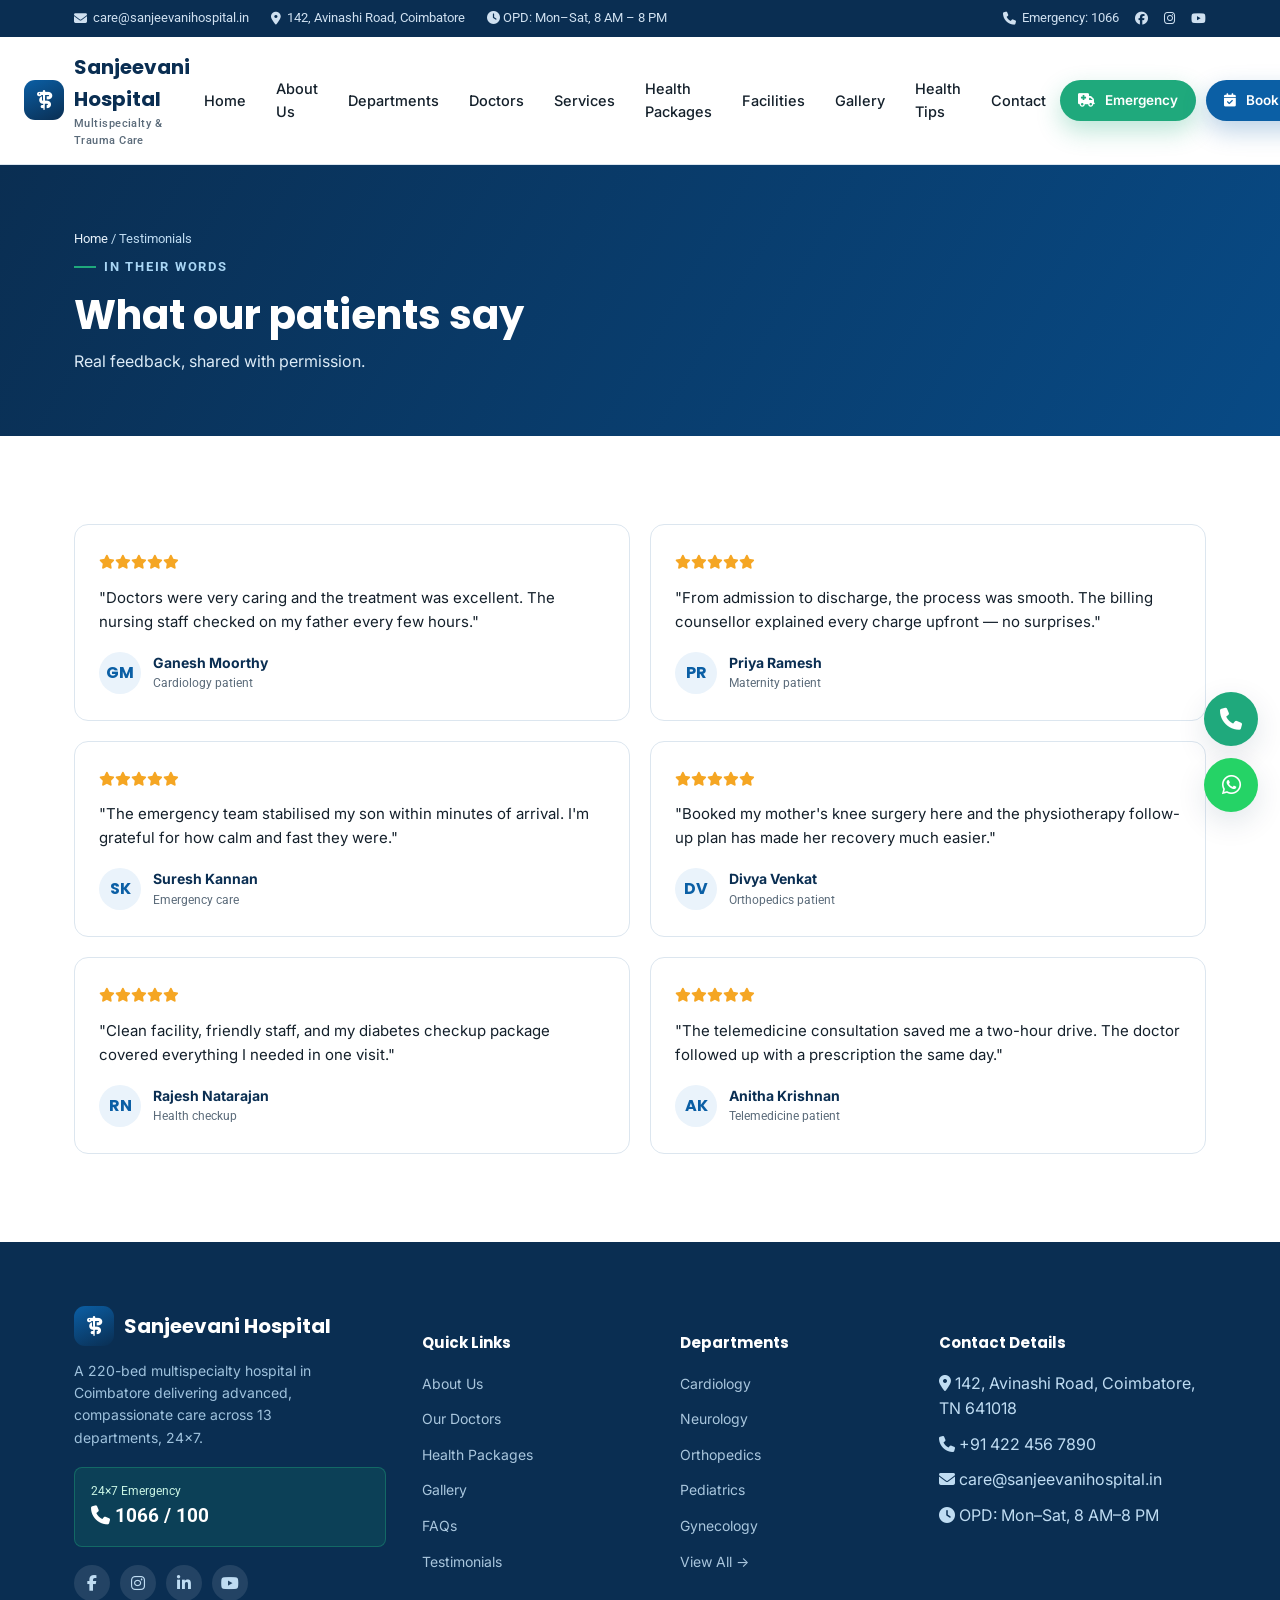
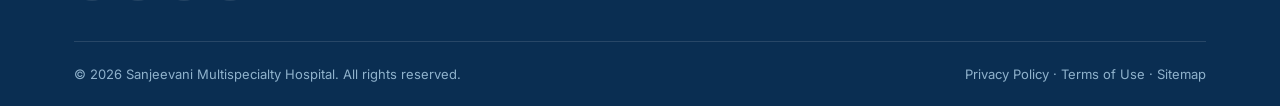
<file: testimonials.html>
<!DOCTYPE html>
<html lang="en">
<head>
<meta charset="UTF-8">
<meta name="viewport" content="width=device-width, initial-scale=1.0">
<title>Patient Testimonials | Sanjeevani Multispecialty Hospital</title>
<meta name="description" content="Read what our patients say about their care experience.">
<link rel="icon" href="data:image/svg+xml,<svg xmlns=%22http://www.w3.org/2000/svg%22 viewBox=%220 0 100 100%22><rect width=%22100%22 height=%22100%22 rx=%2222%22 fill=%22%230A2E52%22/><text x=%2250%22 y=%2266%22 font-size=%2255%22 fill=%22%231FA97C%22 text-anchor=%22middle%22 font-family=%22Arial%22>+</text></svg>">
<link rel="preconnect" href="https://fonts.googleapis.com">
<link href="https://fonts.googleapis.com/css2?family=Poppins:wght@500;600;700;800&family=Inter:wght@400;500;600;700&family=Roboto:wght@400;500;700&display=swap" rel="stylesheet">
<link rel="stylesheet" href="https://cdnjs.cloudflare.com/ajax/libs/font-awesome/6.5.1/css/all.min.css">
<link rel="stylesheet" href="./styles.css">
</head>
<body>
<div class="topbar">
  <div class="container">
    <div class="topbar-left">
      <a href="mailto:care@sanjeevanihospital.in"><i class="fa-solid fa-envelope"></i> care@sanjeevanihospital.in</a>
      <a href="contact.html"><i class="fa-solid fa-location-dot"></i> 142, Avinashi Road, Coimbatore</a>
      <span><i class="fa-solid fa-clock"></i> OPD: Mon–Sat, 8 AM – 8 PM</span>
    </div>
    <div class="topbar-right">
      <a href="tel:1066"><i class="fa-solid fa-phone"></i> Emergency: 1066</a>
      <a href="#"><i class="fa-brands fa-facebook"></i></a>
      <a href="#"><i class="fa-brands fa-instagram"></i></a>
      <a href="#"><i class="fa-brands fa-youtube"></i></a>
    </div>
  </div>
</div>
<header class="navbar">
  <div class="nav-inner">
    <a href="index.html" class="brand">
      <span class="brand-mark"><i class="fa-solid fa-staff-snake"></i></span>
      <span>Sanjeevani Hospital<small>Multispecialty &amp; Trauma Care</small></span>
    </a>
    <nav class="nav-links" id="navLinks">
      <a href="index.html">Home</a>
      <a href="about.html">About Us</a>
      <a href="departments.html">Departments</a>
      <a href="doctors.html">Doctors</a>
      <a href="services.html">Services</a>
      <a href="packages.html">Health Packages</a>
      <a href="facilities.html">Facilities</a>
      <a href="gallery.html">Gallery</a>
      <a href="blog.html">Health Tips</a>
      <a href="contact.html">Contact</a>
    </nav>
    <div class="nav-cta">
      <a href="emergency.html" class="btn btn-emergency btn-sm"><i class="fa-solid fa-truck-medical"></i> Emergency</a>
      <a href="appointment.html" class="btn btn-primary btn-sm"><i class="fa-solid fa-calendar-check"></i> <span>Book Appointment</span></a>
      <button class="nav-toggle" aria-label="Toggle menu"><i class="fa-solid fa-bars"></i></button>
    </div>
  </div>
</header>
<main>
<section class="page-header">
  <div class="container">
    <div class="breadcrumb"><a href="index.html">Home</a> / Testimonials</div>
    <div class="eyebrow">In their words</div>
    <h1>What our patients say</h1>
    <p style="color:#dcebf7;max-width:560px;">Real feedback, shared with permission.</p>
  </div>
</section>

<section>
  <div class="container">
    <div class="two-col">

      <div class="testi-card" style="flex:none;">
        <div class="testi-stars"><i class="fa-solid fa-star"></i><i class="fa-solid fa-star"></i><i class="fa-solid fa-star"></i><i class="fa-solid fa-star"></i><i class="fa-solid fa-star"></i></div>
        <p class="testi-quote">"Doctors were very caring and the treatment was excellent. The nursing staff checked on my father every few hours."</p>
        <div class="testi-person"><div class="testi-avatar">GM</div><div><div class="testi-name">Ganesh Moorthy</div><div class="testi-role">Cardiology patient</div></div></div>
      </div>

      <div class="testi-card" style="flex:none;">
        <div class="testi-stars"><i class="fa-solid fa-star"></i><i class="fa-solid fa-star"></i><i class="fa-solid fa-star"></i><i class="fa-solid fa-star"></i><i class="fa-solid fa-star"></i></div>
        <p class="testi-quote">"From admission to discharge, the process was smooth. The billing counsellor explained every charge upfront — no surprises."</p>
        <div class="testi-person"><div class="testi-avatar">PR</div><div><div class="testi-name">Priya Ramesh</div><div class="testi-role">Maternity patient</div></div></div>
      </div>

      <div class="testi-card" style="flex:none;">
        <div class="testi-stars"><i class="fa-solid fa-star"></i><i class="fa-solid fa-star"></i><i class="fa-solid fa-star"></i><i class="fa-solid fa-star"></i><i class="fa-solid fa-star"></i></div>
        <p class="testi-quote">"The emergency team stabilised my son within minutes of arrival. I'm grateful for how calm and fast they were."</p>
        <div class="testi-person"><div class="testi-avatar">SK</div><div><div class="testi-name">Suresh Kannan</div><div class="testi-role">Emergency care</div></div></div>
      </div>

      <div class="testi-card" style="flex:none;">
        <div class="testi-stars"><i class="fa-solid fa-star"></i><i class="fa-solid fa-star"></i><i class="fa-solid fa-star"></i><i class="fa-solid fa-star"></i><i class="fa-solid fa-star"></i></div>
        <p class="testi-quote">"Booked my mother's knee surgery here and the physiotherapy follow-up plan has made her recovery much easier."</p>
        <div class="testi-person"><div class="testi-avatar">DV</div><div><div class="testi-name">Divya Venkat</div><div class="testi-role">Orthopedics patient</div></div></div>
      </div>

      <div class="testi-card" style="flex:none;">
        <div class="testi-stars"><i class="fa-solid fa-star"></i><i class="fa-solid fa-star"></i><i class="fa-solid fa-star"></i><i class="fa-solid fa-star"></i><i class="fa-solid fa-star"></i></div>
        <p class="testi-quote">"Clean facility, friendly staff, and my diabetes checkup package covered everything I needed in one visit."</p>
        <div class="testi-person"><div class="testi-avatar">RN</div><div><div class="testi-name">Rajesh Natarajan</div><div class="testi-role">Health checkup</div></div></div>
      </div>

      <div class="testi-card" style="flex:none;">
        <div class="testi-stars"><i class="fa-solid fa-star"></i><i class="fa-solid fa-star"></i><i class="fa-solid fa-star"></i><i class="fa-solid fa-star"></i><i class="fa-solid fa-star"></i></div>
        <p class="testi-quote">"The telemedicine consultation saved me a two-hour drive. The doctor followed up with a prescription the same day."</p>
        <div class="testi-person"><div class="testi-avatar">AK</div><div><div class="testi-name">Anitha Krishnan</div><div class="testi-role">Telemedicine patient</div></div></div>
      </div>

    </div>
  </div>
</section>
</main>
<footer>
  <div class="container">
    <div class="footer-grid">
      <div class="footer-brand">
        <a href="index.html" class="brand">
          <span class="brand-mark"><i class="fa-solid fa-staff-snake"></i></span>
          <span>Sanjeevani Hospital</span>
        </a>
        <p>A 220-bed multispecialty hospital in Coimbatore delivering advanced, compassionate care across 13 departments, 24×7.</p>
        <div class="footer-emg">
          <div style="font-family:var(--ff-data);font-size:12px;color:#c9f4e4;">24×7 Emergency</div>
          <div class="num"><i class="fa-solid fa-phone"></i> 1066 / 100</div>
        </div>
        <div class="social-row">
          <a href="#"><i class="fa-brands fa-facebook-f"></i></a>
          <a href="#"><i class="fa-brands fa-instagram"></i></a>
          <a href="#"><i class="fa-brands fa-linkedin-in"></i></a>
          <a href="#"><i class="fa-brands fa-youtube"></i></a>
        </div>
      </div>
      <div class="footer-col">
        <h5>Quick Links</h5>
        <ul>
          <li><a href="about.html">About Us</a></li>
          <li><a href="doctors.html">Our Doctors</a></li>
          <li><a href="packages.html">Health Packages</a></li>
          <li><a href="gallery.html">Gallery</a></li>
          <li><a href="faq.html">FAQs</a></li>
          <li><a href="testimonials.html">Testimonials</a></li>
        </ul>
      </div>
      <div class="footer-col">
        <h5>Departments</h5>
        <ul>
          <li><a href="departments.html">Cardiology</a></li>
          <li><a href="departments.html">Neurology</a></li>
          <li><a href="departments.html">Orthopedics</a></li>
          <li><a href="departments.html">Pediatrics</a></li>
          <li><a href="departments.html">Gynecology</a></li>
          <li><a href="departments.html">View All →</a></li>
        </ul>
      </div>
      <div class="footer-col">
        <h5>Contact Details</h5>
        <ul>
          <li><i class="fa-solid fa-location-dot"></i> 142, Avinashi Road, Coimbatore, TN 641018</li>
          <li><i class="fa-solid fa-phone"></i> +91 422 456 7890</li>
          <li><i class="fa-solid fa-envelope"></i> care@sanjeevanihospital.in</li>
          <li><i class="fa-solid fa-clock"></i> OPD: Mon–Sat, 8 AM–8 PM</li>
        </ul>
      </div>
    </div>
    <div class="footer-bottom">
      <span>© <span class="cur-year">2026</span> Sanjeevani Multispecialty Hospital. All rights reserved.</span>
      <span><a href="#">Privacy Policy</a> · <a href="#">Terms of Use</a> · <a href="contact.html">Sitemap</a></span>
    </div>
  </div>
</footer>

<div class="float-stack">
  <a href="tel:1066" class="float-btn float-call" aria-label="Emergency call"><i class="fa-solid fa-phone"></i></a>
  <a href="https://wa.me/914224567890" class="float-btn float-wa" aria-label="Chat on WhatsApp" target="_blank" rel="noopener"><i class="fa-brands fa-whatsapp"></i></a>
  <button class="float-btn float-top" aria-label="Back to top"><i class="fa-solid fa-arrow-up"></i></button>
</div>

<script src="./script.js"></script>
</body></html>
</file>
<file: styles.css>
/* ==========================================================================
   Sanjeevani Multispecialty Hospital — Design System
   Palette:  --navy #0A2E52 (headings/nav)  --blue #0B5FA5 (primary)
             --blue-tint #EAF3FB (section bg)  --teal #1FA97C (emergency/success)
             --ink #14202B (body text)  --slate #5B6B7A (muted text)
   Type:     Poppins (display) / Inter (body) / Roboto (data, labels, timings)
   Signature: the "vitals line" — a heartbeat/ECG stroke used as a section
              divider and hero accent, standing in for the hospital's pulse.
   ========================================================================== */

:root{
  --navy:#0A2E52;
  --blue:#0B5FA5;
  --blue-dark:#084A85;
  --blue-tint:#EAF3FB;
  --blue-tint-2:#F5FAFE;
  --teal:#1FA97C;
  --teal-dark:#178a65;
  --ink:#14202B;
  --slate:#5B6B7A;
  --line:#DCE6EF;
  --white:#FFFFFF;
  --radius-s:8px;
  --radius-m:14px;
  --radius-l:22px;
  --shadow-s:0 2px 10px rgba(10,46,82,0.07);
  --shadow-m:0 10px 30px rgba(10,46,82,0.12);
  --shadow-l:0 20px 50px rgba(10,46,82,0.18);
  --container:1180px;
  --ff-display:'Poppins',sans-serif;
  --ff-body:'Inter',sans-serif;
  --ff-data:'Roboto',sans-serif;
}

*,*::before,*::after{box-sizing:border-box;}
html{scroll-behavior:smooth;}
body{
  margin:0;
  font-family:var(--ff-body);
  color:var(--ink);
  background:var(--white);
  -webkit-font-smoothing:antialiased;
  line-height:1.6;
}
img{max-width:100%;display:block;}
a{color:inherit;text-decoration:none;}
ul{list-style:none;margin:0;padding:0;}
h1,h2,h3,h4{font-family:var(--ff-display);color:var(--navy);margin:0 0 .5em;line-height:1.2;}
p{margin:0 0 1em;color:var(--slate);}
.container{max-width:var(--container);margin:0 auto;padding:0 24px;}
section{padding:88px 0;}
.section-tight{padding:56px 0;}
@media(max-width:900px){section{padding:56px 0;}}

:focus-visible{outline:3px solid var(--teal);outline-offset:2px;}

/* ---------- Eyebrow / labels ---------- */
.eyebrow{
  font-family:var(--ff-data);
  text-transform:uppercase;
  letter-spacing:.14em;
  font-size:12.5px;
  color:var(--teal-dark);
  font-weight:700;
  display:inline-flex;
  align-items:center;
  gap:8px;
  margin-bottom:14px;
}
.eyebrow::before{content:"";width:22px;height:2px;background:var(--teal);display:inline-block;}
.section-head{max-width:640px;margin-bottom:48px;}
.section-head.center{margin-left:auto;margin-right:auto;text-align:center;}
.section-head h2{font-size:clamp(28px,3.4vw,38px);}
.section-head p{font-size:17px;}

/* ---------- Buttons ---------- */
.btn{
  display:inline-flex;align-items:center;justify-content:center;gap:10px;
  font-family:var(--ff-body);font-weight:600;font-size:15px;
  padding:14px 26px;border-radius:999px;border:none;cursor:pointer;
  transition:transform .18s ease, box-shadow .18s ease, background .18s ease;
  white-space:nowrap;
}
.btn:hover{transform:translateY(-2px);}
.btn-primary{background:var(--blue);color:#fff;box-shadow:0 10px 24px rgba(11,95,165,.28);}
.btn-primary:hover{background:var(--blue-dark);}
.btn-emergency{background:var(--teal);color:#fff;box-shadow:0 10px 24px rgba(31,169,124,.3);}
.btn-emergency:hover{background:var(--teal-dark);}
.btn-outline{background:transparent;color:var(--white);border:1.5px solid rgba(255,255,255,.6);}
.btn-outline:hover{background:rgba(255,255,255,.12);}
.btn-ghost{background:var(--blue-tint);color:var(--blue);}
.btn-ghost:hover{background:#dbeaf7;}
.btn-block{width:100%;}
.btn-sm{padding:10px 18px;font-size:13.5px;}

/* ---------- Top utility bar ---------- */
.topbar{
  background:var(--navy);color:#cfe0f0;font-family:var(--ff-data);font-size:13px;
}
.topbar .container{display:flex;justify-content:space-between;align-items:center;padding-top:8px;padding-bottom:8px;flex-wrap:wrap;gap:6px;}
.topbar-left{display:flex;gap:22px;flex-wrap:wrap;}
.topbar a{display:inline-flex;align-items:center;gap:6px;color:#cfe0f0;}
.topbar a:hover{color:#fff;}
.topbar-right{display:flex;gap:16px;}

/* ---------- Navbar ---------- */
.navbar{
  position:sticky;top:0;z-index:100;background:rgba(255,255,255,.94);
  backdrop-filter:blur(8px);border-bottom:1px solid var(--line);
}
.nav-inner{display:flex;align-items:center;justify-content:space-between;padding:14px 24px;}
.brand{display:flex;align-items:center;gap:10px;font-family:var(--ff-display);font-weight:700;font-size:20px;color:var(--navy);}
.brand-mark{
  width:40px;height:40px;border-radius:11px;background:linear-gradient(155deg,var(--blue),var(--navy));
  display:flex;align-items:center;justify-content:center;color:#fff;flex-shrink:0;
}
.brand small{display:block;font-family:var(--ff-data);font-weight:500;font-size:11px;color:var(--slate);letter-spacing:.04em;}
.nav-links{display:flex;align-items:center;gap:2px;}
.nav-links a{
  padding:10px 14px;border-radius:8px;font-size:14.5px;font-weight:500;color:var(--ink);
  transition:background .15s, color .15s;
}
.nav-links a:hover, .nav-links a.active{background:var(--blue-tint);color:var(--blue);}
.nav-cta{display:flex;align-items:center;gap:10px;}
.nav-toggle{display:none;background:none;border:none;font-size:26px;color:var(--navy);cursor:pointer;}
@media(max-width:980px){
  .nav-links{
    position:fixed;inset:70px 0 0 0;background:#fff;flex-direction:column;align-items:stretch;
    padding:18px;gap:4px;transform:translateY(-110%);transition:transform .25s ease;overflow:auto;
  }
  .nav-links.open{transform:translateY(0);}
  .nav-links a{padding:14px 16px;font-size:16px;border-bottom:1px solid var(--line);}
  .nav-toggle{display:block;}
  .nav-cta .btn-primary span{display:none;}
}

/* ---------- Hero ---------- */
.hero{
  position:relative;color:#fff;min-height:600px;display:flex;align-items:center;
  background:linear-gradient(120deg,rgba(8,36,66,.92),rgba(11,95,165,.78)),
    url('https://images.unsplash.com/photo-1587351021355-a479a299d2f9?auto=format&fit=crop&w=1600&q=70') center/cover;
  overflow:hidden;
}
.hero::after{
  content:"";position:absolute;left:0;right:0;bottom:0;height:64px;
  background:var(--white);clip-path:polygon(0 60%,100% 0,100% 100%,0% 100%);
}
.hero-inner{position:relative;z-index:2;padding:100px 0 130px;}
.hero-grid{display:grid;grid-template-columns:1.1fr .9fr;gap:40px;align-items:center;}
.hero-eyebrow{
  font-family:var(--ff-data);text-transform:uppercase;letter-spacing:.16em;font-size:12.5px;
  color:#a9d6f5;font-weight:700;display:inline-flex;align-items:center;gap:8px;margin-bottom:18px;
}
.hero h1{color:#fff;font-size:clamp(34px,4.6vw,54px);margin-bottom:16px;}
.hero p.lead{color:#dcebf7;font-size:18px;max-width:520px;margin-bottom:28px;}
.hero-actions{display:flex;gap:14px;flex-wrap:wrap;margin-bottom:34px;}
.hero-emergency{
  display:flex;align-items:center;gap:14px;background:rgba(255,255,255,.1);
  border:1px solid rgba(255,255,255,.25);border-radius:var(--radius-m);padding:16px 20px;max-width:420px;
}
.hero-emergency .num{font-family:var(--ff-data);font-weight:700;font-size:22px;color:#fff;}
.hero-emergency .ico{
  width:46px;height:46px;border-radius:50%;background:var(--teal);display:flex;align-items:center;justify-content:center;flex-shrink:0;
}
.hero-visual{position:relative;}
.hero-card{
  background:#fff;color:var(--ink);border-radius:var(--radius-l);padding:22px;box-shadow:var(--shadow-l);
}
.vitals-line{width:100%;height:44px;display:block;}
.vitals-line path{fill:none;stroke:var(--teal);stroke-width:2.5;stroke-linecap:round;stroke-linejoin:round;}

.stat-row{display:grid;grid-template-columns:repeat(4,1fr);gap:0;border-top:1px solid rgba(255,255,255,.2);margin-top:10px;}
.stat-row .stat{padding:18px 6px 0;text-align:center;}
.stat-row .num{font-family:var(--ff-display);font-weight:700;font-size:26px;color:#fff;}
.stat-row .label{font-family:var(--ff-data);font-size:12px;color:#bfdcf2;text-transform:uppercase;letter-spacing:.06em;}

@media(max-width:900px){.hero-grid{grid-template-columns:1fr;}.stat-row{grid-template-columns:repeat(2,1fr);row-gap:16px;}}

/* generic page header (non-home pages) */
.page-header{
  background:linear-gradient(120deg,var(--navy),var(--blue-dark));color:#fff;padding:64px 0 46px;
}
.page-header .eyebrow{color:#a9d6f5;}
.page-header h1{color:#fff;margin-bottom:10px;font-size:clamp(28px,3.6vw,40px);}
.breadcrumb{font-family:var(--ff-data);font-size:13px;color:#bfdcf2;}
.breadcrumb a{color:#e7f2fb;}
.breadcrumb a:hover{text-decoration:underline;}

/* ---------- Section divider (signature vitals line) ---------- */
.divider{display:flex;align-items:center;justify-content:center;padding:0 0 8px;}
.divider svg{width:220px;height:30px;}
.divider path{fill:none;stroke:var(--line);stroke-width:2;}
.divider.on-blue path{stroke:rgba(255,255,255,.35);}

/* ---------- Quick links (home) ---------- */
.quicklinks{background:var(--blue-tint);}
.quick-grid{display:grid;grid-template-columns:repeat(7,1fr);gap:14px;margin-top:10px;}
.quick-card{
  background:#fff;border-radius:var(--radius-m);padding:22px 14px;text-align:center;box-shadow:var(--shadow-s);
  transition:transform .18s ease, box-shadow .18s ease;
}
.quick-card:hover{transform:translateY(-4px);box-shadow:var(--shadow-m);}
.quick-card .ic{
  width:52px;height:52px;border-radius:14px;background:var(--blue-tint);color:var(--blue);
  display:flex;align-items:center;justify-content:center;margin:0 auto 12px;font-size:22px;
}
.quick-card h4{font-size:14.5px;margin:0;}
@media(max-width:980px){.quick-grid{grid-template-columns:repeat(4,1fr);}}
@media(max-width:620px){.quick-grid{grid-template-columns:repeat(2,1fr);}}

/* ---------- Why choose us ---------- */
.why-grid{display:grid;grid-template-columns:repeat(4,1fr);gap:24px;}
.why-card{padding:28px 22px;border-radius:var(--radius-m);background:var(--white);border:1px solid var(--line);}
.why-card .ic{
  width:54px;height:54px;border-radius:50%;background:var(--teal);color:#fff;display:flex;align-items:center;
  justify-content:center;font-size:22px;margin-bottom:16px;
}
.why-card h4{font-size:17px;margin-bottom:8px;}
.why-card p{font-size:14.5px;margin:0;}
@media(max-width:980px){.why-grid{grid-template-columns:repeat(2,1fr);}}
@media(max-width:560px){.why-grid{grid-template-columns:1fr;}}

/* ---------- Cards: department ---------- */
.dept-grid{display:grid;grid-template-columns:repeat(4,1fr);gap:22px;}
.dept-card{
  border-radius:var(--radius-m);border:1px solid var(--line);padding:26px 22px;background:#fff;
  transition:box-shadow .18s ease, border-color .18s ease, transform .18s ease;
}
.dept-card:hover{box-shadow:var(--shadow-m);transform:translateY(-4px);border-color:transparent;}
.dept-card .ic{
  width:50px;height:50px;border-radius:13px;background:var(--blue-tint);color:var(--blue);
  display:flex;align-items:center;justify-content:center;font-size:21px;margin-bottom:16px;
}
.dept-card h4{font-size:16.5px;margin-bottom:6px;}
.dept-card p{font-size:13.8px;margin-bottom:12px;}
.dept-card .go{font-family:var(--ff-data);font-size:13px;font-weight:700;color:var(--blue);}
@media(max-width:980px){.dept-grid{grid-template-columns:repeat(2,1fr);}}
@media(max-width:560px){.dept-grid{grid-template-columns:1fr;}}

/* ---------- Doctor cards ---------- */
.doctor-grid{display:grid;grid-template-columns:repeat(4,1fr);gap:24px;}
.doctor-card{
  border-radius:var(--radius-m);overflow:hidden;border:1px solid var(--line);background:#fff;
  transition:box-shadow .18s ease, transform .18s ease;
}
.doctor-card:hover{box-shadow:var(--shadow-m);transform:translateY(-4px);}
.doctor-photo{aspect-ratio:4/4.2;background-size:cover;background-position:center;position:relative;}
.doctor-photo .avail{
  position:absolute;bottom:10px;left:10px;background:rgba(31,169,124,.95);color:#fff;font-family:var(--ff-data);
  font-size:11px;font-weight:700;padding:5px 10px;border-radius:999px;
}
.doctor-body{padding:18px 20px 22px;}
.doctor-body h4{font-size:16.5px;margin-bottom:2px;}
.doctor-spec{color:var(--blue);font-weight:600;font-size:13.5px;margin-bottom:8px;}
.doctor-meta{font-family:var(--ff-data);font-size:12.5px;color:var(--slate);margin-bottom:4px;display:flex;gap:8px;align-items:flex-start;}
.doctor-meta i{color:var(--teal);width:14px;margin-top:3px;}
@media(max-width:980px){.doctor-grid{grid-template-columns:repeat(2,1fr);}}
@media(max-width:560px){.doctor-grid{grid-template-columns:1fr;}}

/* ---------- Service cards ---------- */
.service-grid{display:grid;grid-template-columns:repeat(4,1fr);gap:22px;}
.service-card{
  background:var(--blue-tint-2);border-radius:var(--radius-m);padding:26px 22px;border:1px solid transparent;
  transition:.18s ease;
}
.service-card:hover{border-color:var(--blue);background:#fff;box-shadow:var(--shadow-m);}
.service-card .ic{
  width:48px;height:48px;border-radius:12px;background:var(--white);color:var(--blue);box-shadow:var(--shadow-s);
  display:flex;align-items:center;justify-content:center;font-size:20px;margin-bottom:14px;
}
.service-card h4{font-size:16px;margin-bottom:6px;}
.service-card p{font-size:13.5px;margin:0;}
@media(max-width:980px){.service-grid{grid-template-columns:repeat(2,1fr);}}
@media(max-width:560px){.service-grid{grid-template-columns:1fr;}}

/* ---------- Testimonials ---------- */
.testi-track{display:flex;gap:22px;overflow-x:auto;scroll-snap-type:x mandatory;padding-bottom:10px;}
.testi-track::-webkit-scrollbar{height:8px;}
.testi-track::-webkit-scrollbar-thumb{background:var(--line);border-radius:8px;}
.testi-card{
  scroll-snap-align:start;flex:0 0 340px;background:#fff;border:1px solid var(--line);border-radius:var(--radius-m);
  padding:26px 24px;
}
.testi-stars{color:#f5a623;font-size:14px;margin-bottom:12px;}
.testi-quote{font-size:15px;color:var(--ink);margin-bottom:18px;}
.testi-person{display:flex;align-items:center;gap:12px;}
.testi-avatar{width:42px;height:42px;border-radius:50%;background:var(--blue-tint);color:var(--blue);display:flex;align-items:center;justify-content:center;font-family:var(--ff-display);font-weight:700;}
.testi-name{font-weight:700;font-size:14px;color:var(--navy);}
.testi-role{font-family:var(--ff-data);font-size:12px;color:var(--slate);}
.slider-controls{display:flex;gap:10px;margin-top:18px;}
.slider-controls button{
  width:40px;height:40px;border-radius:50%;border:1px solid var(--line);background:#fff;cursor:pointer;color:var(--blue);
}
.slider-controls button:hover{background:var(--blue-tint);}

/* ---------- News / blog cards ---------- */
.news-grid{display:grid;grid-template-columns:repeat(3,1fr);gap:24px;}
.news-card{border:1px solid var(--line);border-radius:var(--radius-m);overflow:hidden;background:#fff;transition:.18s ease;}
.news-card:hover{box-shadow:var(--shadow-m);transform:translateY(-4px);}
.news-thumb{aspect-ratio:16/10;background-size:cover;background-position:center;}
.news-body{padding:20px 22px;}
.news-tag{font-family:var(--ff-data);font-size:11.5px;text-transform:uppercase;letter-spacing:.06em;color:var(--teal-dark);font-weight:700;}
.news-body h4{font-size:16.5px;margin:8px 0;}
.news-date{font-family:var(--ff-data);font-size:12.5px;color:var(--slate);}
@media(max-width:980px){.news-grid{grid-template-columns:1fr 1fr;}}
@media(max-width:620px){.news-grid{grid-template-columns:1fr;}}

/* ---------- Facilities / gallery ---------- */
.fac-grid{display:grid;grid-template-columns:repeat(4,1fr);gap:20px;}
.fac-card{text-align:center;padding:28px 16px;border-radius:var(--radius-m);border:1px solid var(--line);}
.fac-card .ic{width:52px;height:52px;border-radius:50%;background:var(--blue-tint);color:var(--blue);display:flex;align-items:center;justify-content:center;margin:0 auto 14px;font-size:22px;}
.fac-card h4{font-size:15px;margin:0;}
@media(max-width:980px){.fac-grid{grid-template-columns:repeat(2,1fr);}}
@media(max-width:560px){.fac-grid{grid-template-columns:1fr;}}

.gallery-filters{display:flex;gap:10px;flex-wrap:wrap;margin-bottom:28px;}
.gfilter{
  font-family:var(--ff-data);font-size:13px;font-weight:600;padding:9px 18px;border-radius:999px;
  border:1px solid var(--line);background:#fff;cursor:pointer;color:var(--slate);
}
.gfilter.active,.gfilter:hover{background:var(--blue);border-color:var(--blue);color:#fff;}
.gallery-grid{display:grid;grid-template-columns:repeat(4,1fr);gap:16px;}
.gitem{border-radius:var(--radius-m);overflow:hidden;aspect-ratio:1/1;background-size:cover;background-position:center;position:relative;cursor:zoom-in;}
.gitem .cap{position:absolute;left:0;right:0;bottom:0;padding:10px 12px;background:linear-gradient(0deg,rgba(10,46,82,.85),transparent);color:#fff;font-family:var(--ff-data);font-size:12px;opacity:0;transition:.2s;}
.gitem:hover .cap{opacity:1;}
@media(max-width:980px){.gallery-grid{grid-template-columns:repeat(3,1fr);}}
@media(max-width:620px){.gallery-grid{grid-template-columns:repeat(2,1fr);}}

/* ---------- Packages ---------- */
.pkg-grid{display:grid;grid-template-columns:repeat(3,1fr);gap:24px;}
.pkg-card{border:1px solid var(--line);border-radius:var(--radius-l);padding:30px 26px;background:#fff;position:relative;}
.pkg-card.featured{border-color:var(--blue);box-shadow:var(--shadow-m);}
.pkg-badge{position:absolute;top:-13px;right:24px;background:var(--teal);color:#fff;font-family:var(--ff-data);font-size:11.5px;font-weight:700;padding:6px 14px;border-radius:999px;}
.pkg-card h4{font-size:19px;margin-bottom:6px;}
.pkg-price{font-family:var(--ff-display);font-size:30px;color:var(--blue);font-weight:700;margin-bottom:2px;}
.pkg-price span{font-family:var(--ff-data);font-size:13px;color:var(--slate);font-weight:400;}
.pkg-duration{font-family:var(--ff-data);font-size:12.5px;color:var(--slate);margin-bottom:18px;}
.pkg-tests{margin:0 0 22px;}
.pkg-tests li{display:flex;gap:10px;font-size:13.8px;color:var(--ink);padding:6px 0;border-bottom:1px dashed var(--line);}
.pkg-tests li i{color:var(--teal);margin-top:3px;}
@media(max-width:980px){.pkg-grid{grid-template-columns:1fr 1fr;}}
@media(max-width:620px){.pkg-grid{grid-template-columns:1fr;}}

/* ---------- Emergency page ---------- */
.emg-hero{background:linear-gradient(120deg,var(--teal-dark),var(--teal));color:#fff;padding:60px 0;}
.emg-grid{display:grid;grid-template-columns:repeat(4,1fr);gap:20px;margin-top:10px;}
.emg-card{background:rgba(255,255,255,.12);border:1px solid rgba(255,255,255,.3);border-radius:var(--radius-m);padding:24px;text-align:center;}
.emg-card .num{font-family:var(--ff-data);font-weight:700;font-size:24px;margin:8px 0 2px;}
.emg-card .lbl{font-size:13px;color:#eafff6;}
@media(max-width:900px){.emg-grid{grid-template-columns:1fr 1fr;}}

/* ---------- Forms ---------- */
.form-card{background:#fff;border:1px solid var(--line);border-radius:var(--radius-l);padding:34px;box-shadow:var(--shadow-s);}
.form-row{display:grid;grid-template-columns:1fr 1fr;gap:18px;margin-bottom:18px;}
.form-row.single{grid-template-columns:1fr;}
.field label{display:block;font-family:var(--ff-data);font-size:13px;font-weight:600;color:var(--navy);margin-bottom:7px;}
.field label .req{color:var(--teal-dark);}
.field input,.field select,.field textarea{
  width:100%;border:1.5px solid var(--line);border-radius:var(--radius-s);padding:12px 14px;font-family:var(--ff-body);
  font-size:14.5px;color:var(--ink);background:#fbfdff;transition:border-color .15s, box-shadow .15s;
}
.field input:focus,.field select:focus,.field textarea:focus{
  outline:none;border-color:var(--blue);box-shadow:0 0 0 4px rgba(11,95,165,.12);background:#fff;
}
.field textarea{resize:vertical;min-height:110px;}
.form-note{font-size:12.5px;color:var(--slate);margin-top:6px;}
.form-success{
  display:none;align-items:center;gap:12px;background:#eafaf3;border:1px solid var(--teal);color:var(--teal-dark);
  border-radius:var(--radius-s);padding:16px 18px;margin-bottom:20px;font-size:14px;font-weight:600;
}
.form-success.show{display:flex;}
@media(max-width:700px){.form-row{grid-template-columns:1fr;}}

/* ---------- FAQ accordion ---------- */
.faq-list{max-width:820px;margin:0 auto;}
.faq-item{border-bottom:1px solid var(--line);}
.faq-q{
  width:100%;text-align:left;background:none;border:none;padding:20px 4px;display:flex;justify-content:space-between;
  align-items:center;cursor:pointer;font-family:var(--ff-display);font-size:16px;color:var(--navy);font-weight:600;gap:16px;
}
.faq-q i{transition:transform .2s ease;color:var(--blue);flex-shrink:0;}
.faq-item.open .faq-q i{transform:rotate(45deg);}
.faq-a{max-height:0;overflow:hidden;transition:max-height .25s ease;}
.faq-a p{padding:0 4px 20px;margin:0;font-size:14.8px;}
.faq-cat{font-family:var(--ff-data);font-size:12px;font-weight:700;text-transform:uppercase;letter-spacing:.06em;color:var(--teal-dark);margin:34px 0 6px;}
.faq-cat:first-child{margin-top:0;}

/* ---------- Contact ---------- */
.contact-grid{display:grid;grid-template-columns:.85fr 1.15fr;gap:36px;}
.contact-info-card{background:var(--navy);color:#fff;border-radius:var(--radius-l);padding:34px;}
.contact-info-card h3{color:#fff;}
.contact-item{display:flex;gap:14px;padding:16px 0;border-bottom:1px solid rgba(255,255,255,.15);}
.contact-item:last-child{border-bottom:none;}
.contact-item .ic{width:42px;height:42px;border-radius:11px;background:rgba(255,255,255,.12);display:flex;align-items:center;justify-content:center;flex-shrink:0;color:#a9d6f5;}
.contact-item h5{margin:0 0 3px;font-size:14px;color:#fff;}
.contact-item p{margin:0;font-size:13.5px;color:#bfdcf2;}
.map-embed{border-radius:var(--radius-m);overflow:hidden;border:1px solid var(--line);margin-top:24px;height:220px;}
.map-embed iframe{width:100%;height:100%;border:0;}
@media(max-width:900px){.contact-grid{grid-template-columns:1fr;}}

/* ---------- Timeline / history (about) ---------- */
.split{display:grid;grid-template-columns:1fr 1fr;gap:48px;align-items:center;}
.split img{border-radius:var(--radius-l);box-shadow:var(--shadow-m);}
@media(max-width:900px){.split{grid-template-columns:1fr;}}

.timeline{border-left:2px solid var(--line);margin-left:8px;}
.tl-item{position:relative;padding:0 0 30px 28px;}
.tl-item::before{content:"";position:absolute;left:-7px;top:2px;width:12px;height:12px;border-radius:50%;background:var(--teal);border:3px solid #fff;box-shadow:0 0 0 2px var(--teal);}
.tl-item .yr{font-family:var(--ff-data);font-weight:700;color:var(--blue);font-size:13.5px;}
.tl-item h4{margin:4px 0 4px;font-size:16px;}
.tl-item p{margin:0;font-size:13.8px;}

.mv-grid{display:grid;grid-template-columns:1fr 1fr;gap:24px;}
.mv-card{background:var(--blue-tint);border-radius:var(--radius-m);padding:30px;}
.mv-card .ic{width:48px;height:48px;border-radius:50%;background:var(--blue);color:#fff;display:flex;align-items:center;justify-content:center;margin-bottom:16px;font-size:20px;}
@media(max-width:700px){.mv-grid{grid-template-columns:1fr;}}

.award-grid{display:grid;grid-template-columns:repeat(4,1fr);gap:18px;}
.award-card{text-align:center;padding:24px 14px;border:1px solid var(--line);border-radius:var(--radius-m);}
.award-card i{font-size:26px;color:var(--teal);margin-bottom:10px;display:block;}
.award-card p{font-size:13px;margin:0;color:var(--ink);font-weight:600;}
@media(max-width:900px){.award-grid{grid-template-columns:repeat(2,1fr);}}

/* ---------- CTA band ---------- */
.cta-band{
  background:linear-gradient(120deg,var(--navy),var(--blue-dark));color:#fff;border-radius:var(--radius-l);
  padding:48px 44px;display:flex;justify-content:space-between;align-items:center;gap:24px;flex-wrap:wrap;
}
.cta-band h3{color:#fff;margin-bottom:6px;font-size:24px;}
.cta-band p{color:#cfe0f0;margin:0;}
.cta-actions{display:flex;gap:14px;flex-wrap:wrap;}

/* ---------- Footer ---------- */
footer{background:var(--navy);color:#bfdcf2;padding-top:64px;}
.footer-grid{display:grid;grid-template-columns:1.4fr 1fr 1fr 1.2fr;gap:36px;padding-bottom:40px;border-bottom:1px solid rgba(255,255,255,.12);}
.footer-brand .brand{color:#fff;}
.footer-brand p{color:#9fc2dd;font-size:14px;margin:14px 0 18px;max-width:280px;}
.footer-col h5{color:#fff;font-family:var(--ff-display);font-size:15px;margin-bottom:16px;}
.footer-col ul li{margin-bottom:10px;}
.footer-col a{color:#a9c6dd;font-size:14px;}
.footer-col a:hover{color:#fff;}
.footer-emg{background:rgba(31,169,124,.15);border:1px solid rgba(31,169,124,.4);border-radius:var(--radius-s);padding:14px 16px;margin-bottom:18px;}
.footer-emg .num{font-family:var(--ff-data);font-weight:700;font-size:19px;color:#fff;}
.social-row{display:flex;gap:10px;margin-top:16px;}
.social-row a{width:36px;height:36px;border-radius:50%;background:rgba(255,255,255,.1);display:flex;align-items:center;justify-content:center;}
.social-row a:hover{background:var(--teal);}
.footer-bottom{display:flex;justify-content:space-between;align-items:center;padding:22px 0;font-size:13px;color:#8fb2cc;flex-wrap:wrap;gap:10px;}
.footer-bottom a{color:#8fb2cc;}
@media(max-width:980px){.footer-grid{grid-template-columns:1fr 1fr;}}
@media(max-width:600px){.footer-grid{grid-template-columns:1fr;}}

/* ---------- Floating buttons ---------- */
.float-stack{position:fixed;right:22px;bottom:22px;display:flex;flex-direction:column;gap:12px;z-index:200;}
.float-btn{
  width:54px;height:54px;border-radius:50%;display:flex;align-items:center;justify-content:center;color:#fff;
  font-size:22px;box-shadow:var(--shadow-m);transition:transform .18s ease;
}
.float-btn:hover{transform:scale(1.08);}
.float-wa{background:#25D366;}
.float-call{background:var(--teal);}
.float-top{
  background:#fff;color:var(--blue);border:1px solid var(--line);opacity:0;pointer-events:none;transition:opacity .2s ease, transform .18s ease;
}
.float-top.show{opacity:1;pointer-events:auto;}

/* ---------- Utility ---------- */
.tag-row{display:flex;gap:8px;flex-wrap:wrap;}
.tag{font-family:var(--ff-data);font-size:12px;background:var(--blue-tint);color:var(--blue);padding:5px 12px;border-radius:999px;font-weight:600;}
.two-col{display:grid;grid-template-columns:1fr 1fr;gap:20px;}
@media(max-width:700px){.two-col{grid-template-columns:1fr;}}

/* ---------- Department tabs (Departments page) ---------- */
.dept-layout{display:grid;grid-template-columns:280px 1fr;gap:32px;align-items:flex-start;}
.dept-tablist{position:sticky;top:88px;display:flex;flex-direction:column;gap:4px;}
.dept-tab{
  text-align:left;background:#fff;border:1px solid var(--line);border-radius:var(--radius-s);padding:13px 16px;
  font-family:var(--ff-body);font-size:14px;font-weight:600;color:var(--ink);cursor:pointer;display:flex;align-items:center;gap:10px;
}
.dept-tab i{color:var(--blue);width:18px;}
.dept-tab.active{background:var(--blue);color:#fff;border-color:var(--blue);}
.dept-tab.active i{color:#fff;}
.dept-panel{display:none;background:#fff;border:1px solid var(--line);border-radius:var(--radius-l);padding:36px;}
.dept-panel.active{display:block;}
.dept-panel h3{font-size:24px;}
.dept-panel-meta{display:flex;gap:24px;flex-wrap:wrap;margin:18px 0 24px;padding:16px 18px;background:var(--blue-tint);border-radius:var(--radius-s);}
.dept-panel-meta div{font-family:var(--ff-data);font-size:13px;color:var(--navy);}
.dept-panel-meta div span{display:block;font-size:11.5px;color:var(--slate);text-transform:uppercase;letter-spacing:.05em;margin-bottom:3px;}
.dept-services li{position:relative;padding:6px 0 6px 22px;font-size:14px;color:var(--ink);}
.dept-services li::before{content:"\f00c";font-family:"Font Awesome 6 Free";font-weight:900;color:var(--teal);position:absolute;left:0;font-size:12px;top:9px;}
.dept-doctors{display:grid;grid-template-columns:repeat(3,1fr);gap:16px;margin-top:10px;}
.dept-doc-mini{border:1px solid var(--line);border-radius:var(--radius-s);padding:14px;display:flex;gap:12px;align-items:center;}
.dept-doc-mini img{width:48px;height:48px;border-radius:50%;object-fit:cover;}
.dept-doc-mini h5{margin:0;font-size:13.5px;}
.dept-doc-mini span{font-family:var(--ff-data);font-size:11.5px;color:var(--slate);}
@media(max-width:980px){
  .dept-layout{grid-template-columns:1fr;}
  .dept-tablist{position:static;flex-direction:row;overflow-x:auto;padding-bottom:6px;}
  .dept-tab{white-space:nowrap;}
  .dept-doctors{grid-template-columns:1fr 1fr;}
}
</file>
